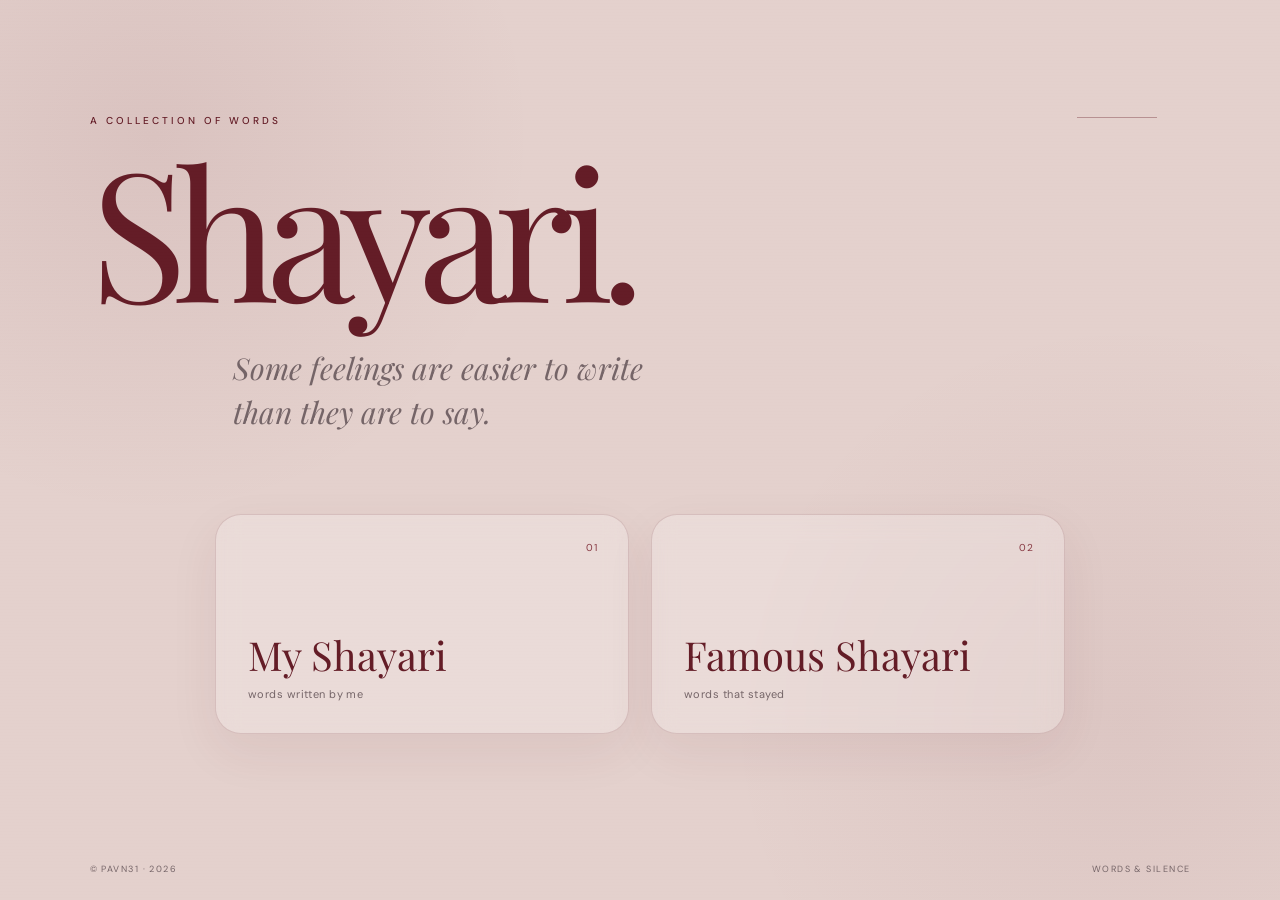
<file: index.html>
<!doctype html>
<html lang="en">
  <head>
    <meta charset="UTF-8" />
    <meta name="viewport" content="width=device-width, initial-scale=1.0" />

    <title>Shayari — Pavn31</title>

    <link rel="stylesheet" href="style.css" />
  </head>

  <body>
    <main>
      <section class="hero">
        <p class="eyebrow">A COLLECTION OF WORDS</p>

        <h1>Shayari.</h1>

        <p class="intro">
          Some feelings are easier to write than they are to say.
        </p>

        <div class="choices">
          <a href="pages/my-shayari.html" class="choice">
            <span>01</span>
            <strong>My Shayari</strong>
            <small>words written by me</small>
          </a>

          <a href="pages/famous-shayari.html" class="choice">
            <span>02</span>
            <strong>Famous Shayari</strong>
            <small>words that stayed</small>
          </a>
        </div>
      </section>
    </main>

    <footer>
      <span>© Pavn31 · <span id="year"></span></span>
      <span>words &amp; silence</span>
    </footer>

    <script type="module" src="script.js"></script>
  </body>
</html>
</file>
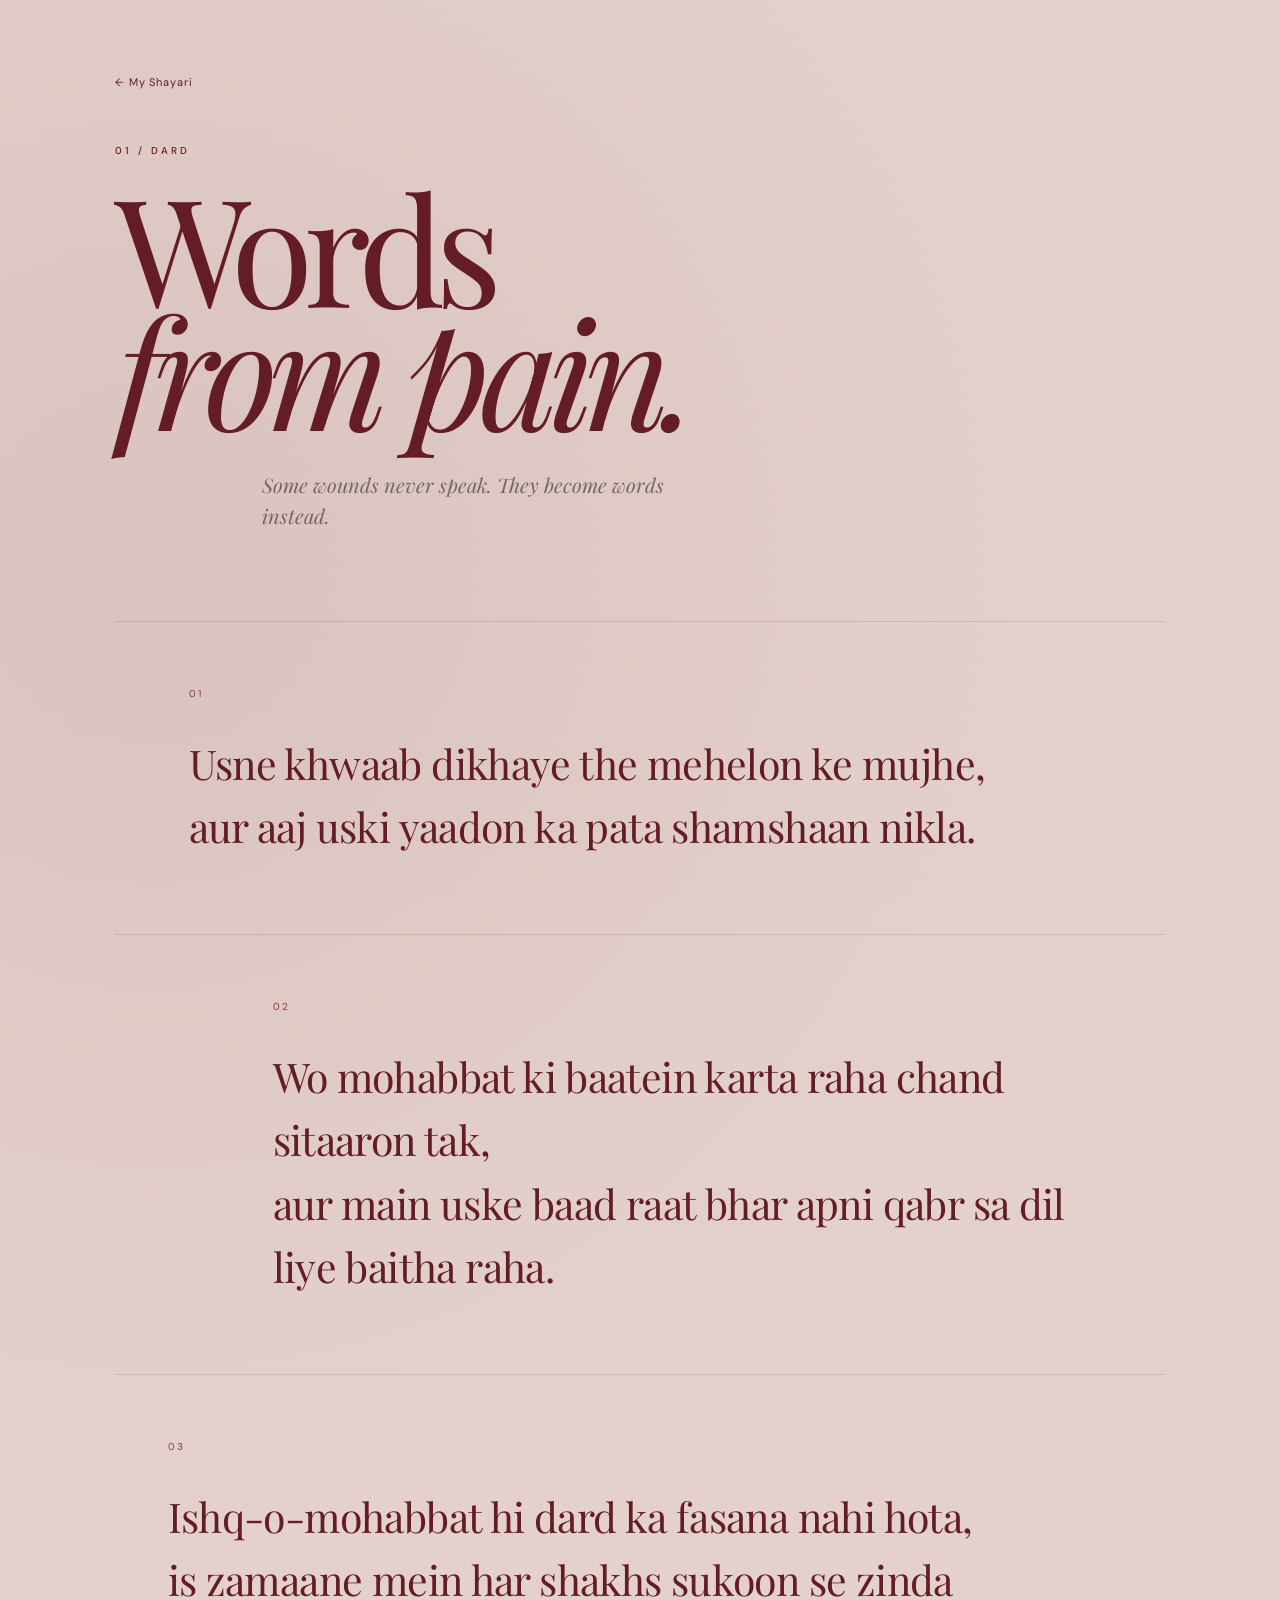
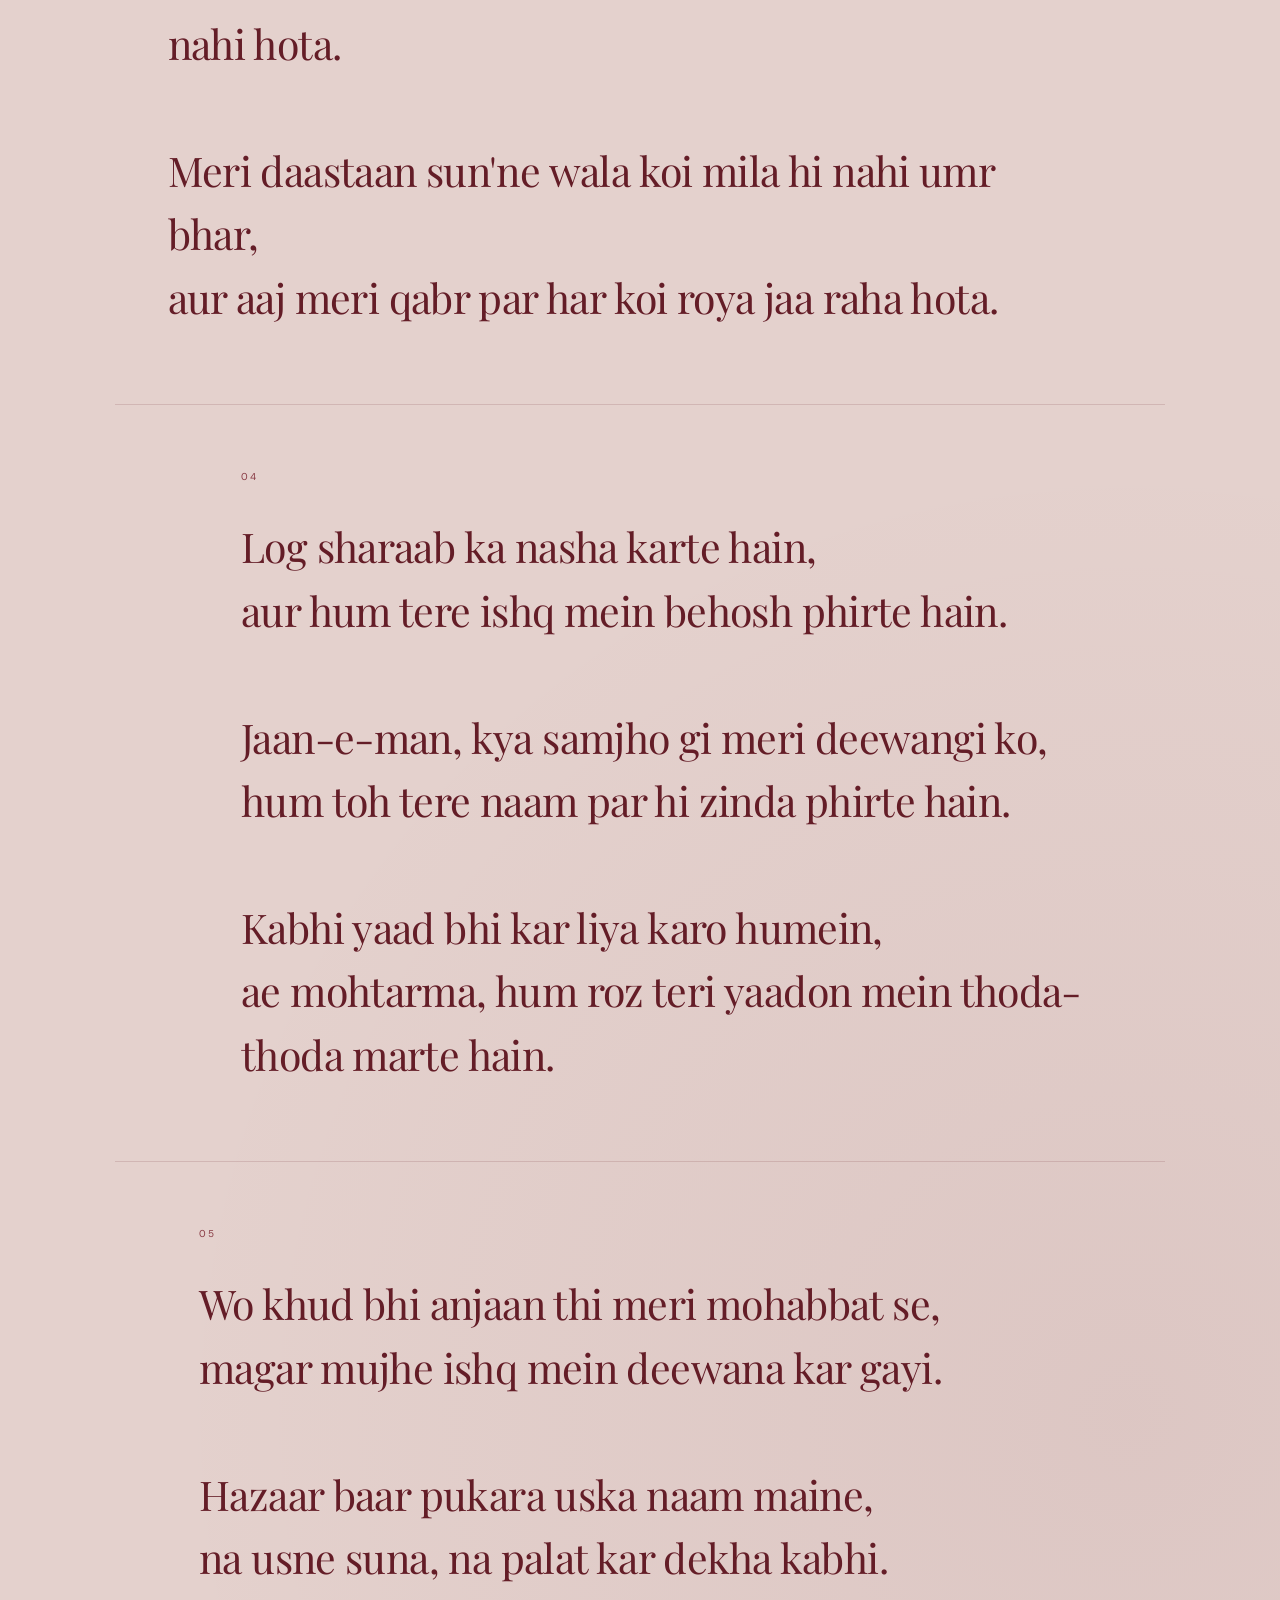
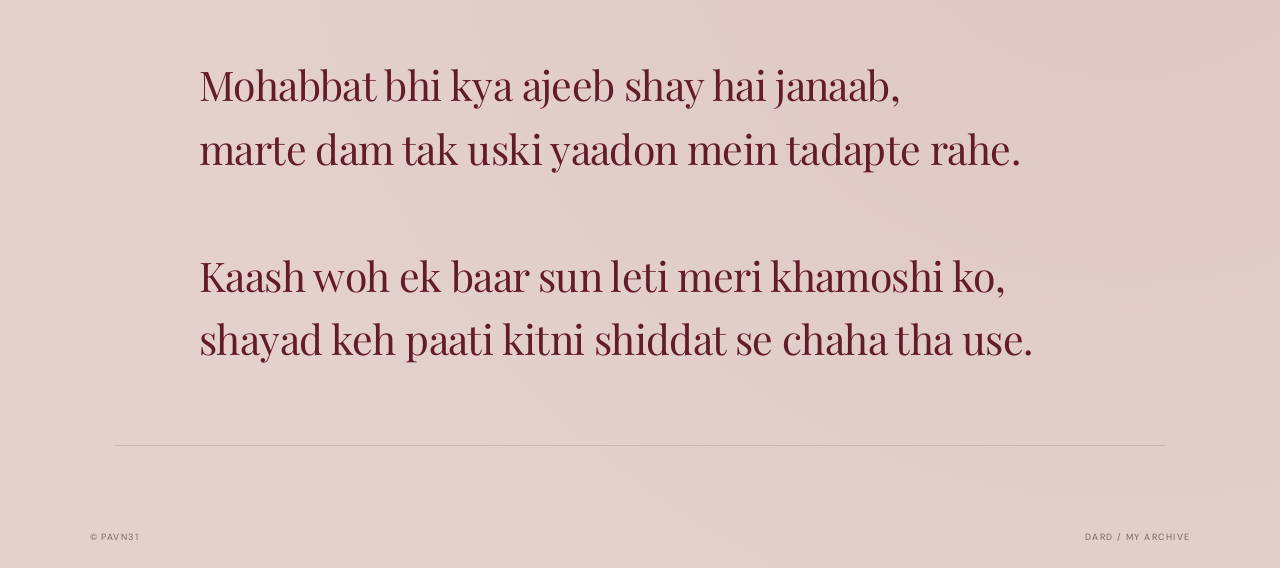
<file: collections/dard.html>
<!doctype html>
<html lang="en">
  <head>
    <meta charset="UTF-8" />
    <meta name="viewport" content="width=device-width, initial-scale=1.0" />

    <title>Dard — My Shayari</title>

    <link rel="stylesheet" href="../style.css" />

    <style>
      /* ─────────────────────────
           DARD COLLECTION
        ───────────────────────── */

      .dard-page {
        width: 100%;
        max-width: 1050px;
        margin: 0 auto;
      }

      .dard-header {
        padding-bottom: 90px;
      }

      .dard-header .back {
        display: inline-block;
        margin-bottom: 55px;

        color: var(--cherry);
        font-size: 11px;
        letter-spacing: 0.08em;
        text-decoration: none;
      }

      .dard-header h1 {
        color: var(--cherry);

        font-family: "Playfair Display", serif;
        font-size: clamp(75px, 13vw, 150px);
        font-weight: 400;

        line-height: 0.82;
        letter-spacing: -0.065em;
      }

      .dard-header h1 em {
        font-weight: 400;
      }

      .dard-intro {
        width: min(440px, 90%);

        margin-top: 38px;
        margin-left: 14%;

        color: var(--muted);

        font-family: "Playfair Display", serif;
        font-size: 20px;
        font-style: italic;

        line-height: 1.55;
      }

      /* ─────────────────────────
           SHAYARI SECTIONS
        ───────────────────────── */

      .shayari-list {
        display: flex;
        flex-direction: column;
      }

      .shayari-block {
        position: relative;

        padding: 65px 7% 75px;

        border-top: 1px solid var(--border);
      }

      .shayari-block:last-child {
        border-bottom: 1px solid var(--border);
      }

      .shayari-number {
        display: block;

        margin-bottom: 32px;

        color: var(--cherry-soft);

        font-size: 10px;
        letter-spacing: 0.22em;
      }

      .shayari-text {
        max-width: 850px;

        color: var(--cherry);

        font-family: "Playfair Display", serif;
        font-size: clamp(25px, 3.2vw, 42px);
        font-weight: 400;

        line-height: 1.55;

        letter-spacing: -0.015em;
      }

      .shayari-text em {
        font-style: italic;
      }

      /* Editorial asymmetry */

      .shayari-block:nth-child(2) {
        padding-left: 15%;
      }

      .shayari-block:nth-child(3) {
        padding-left: 5%;
      }

      .shayari-block:nth-child(4) {
        padding-left: 12%;
      }

      .shayari-block:nth-child(5) {
        padding-left: 8%;
      }

      /* ─────────────────────────
           MOBILE
        ───────────────────────── */

      @media (max-width: 700px) {
        .dard-header {
          padding-bottom: 60px;
        }

        .dard-header .back {
          margin-bottom: 40px;
        }

        .dard-intro {
          width: 90%;
          margin-left: 3%;

          font-size: 19px;
        }

        .shayari-block,
        .shayari-block:nth-child(2),
        .shayari-block:nth-child(3),
        .shayari-block:nth-child(4),
        .shayari-block:nth-child(5) {
          padding: 45px 5% 55px;
        }

        .shayari-number {
          margin-bottom: 25px;
        }

        .shayari-text {
          font-size: 25px;
          line-height: 1.6;
        }
      }
    </style>
  </head>

  <body>
    <main>
      <section class="dard-page">
        <!-- HEADER -->

        <header class="dard-header">
          <a href="../pages/my-shayari.html" class="back"> ← My Shayari </a>

          <p class="eyebrow">01 / DARD</p>

          <h1>
            Words<br />
            <em>from pain.</em>
          </h1>

          <p class="dard-intro">
            Some wounds never speak. They become words instead.
          </p>
        </header>

        <!-- SHAYARIS -->

        <section class="shayari-list">
          <!-- 01 -->

          <article class="shayari-block">
            <span class="shayari-number">01</span>

            <p class="shayari-text">
              Usne khwaab dikhaye the mehelon ke mujhe,<br />
              aur aaj uski yaadon ka pata shamshaan nikla.
            </p>
          </article>

          <!-- 02 -->

          <article class="shayari-block">
            <span class="shayari-number">02</span>

            <p class="shayari-text">
              Wo mohabbat ki baatein karta raha chand sitaaron tak,<br />
              aur main uske baad raat bhar apni qabr sa dil liye baitha raha.
            </p>
          </article>

          <!-- 03 -->

          <article class="shayari-block">
            <span class="shayari-number">03</span>

            <p class="shayari-text">
              Ishq-o-mohabbat hi dard ka fasana nahi hota,<br />
              is zamaane mein har shakhs sukoon se zinda nahi hota.<br /><br />

              Meri daastaan sun'ne wala koi mila hi nahi umr bhar,<br />
              aur aaj meri qabr par har koi roya jaa raha hota.
            </p>
          </article>

          <!-- 04 -->

          <article class="shayari-block">
            <span class="shayari-number">04</span>

            <p class="shayari-text">
              Log sharaab ka nasha karte hain,<br />
              aur hum tere ishq mein behosh phirte hain.<br /><br />

              Jaan-e-man, kya samjho gi meri deewangi ko,<br />
              hum toh tere naam par hi zinda phirte hain.<br /><br />

              Kabhi yaad bhi kar liya karo humein,<br />
              ae mohtarma, hum roz teri yaadon mein thoda-thoda marte hain.
            </p>
          </article>

          <!-- 05 -->

          <article class="shayari-block">
            <span class="shayari-number">05</span>

            <p class="shayari-text">
              Wo khud bhi anjaan thi meri mohabbat se,<br />
              magar mujhe ishq mein deewana kar gayi.<br /><br />

              Hazaar baar pukara uska naam maine,<br />
              na usne suna, na palat kar dekha kabhi.<br /><br />

              Mohabbat bhi kya ajeeb shay hai janaab,<br />
              marte dam tak uski yaadon mein tadapte rahe.<br /><br />

              Kaash woh ek baar sun leti meri khamoshi ko,<br />
              shayad keh paati kitni shiddat se chaha tha use.
            </p>
          </article>
        </section>
      </section>
    </main>

    <footer>
      <span>© Pavn31</span>
      <span>dard / my archive</span>
    </footer>
  </body>
</html>
</file>
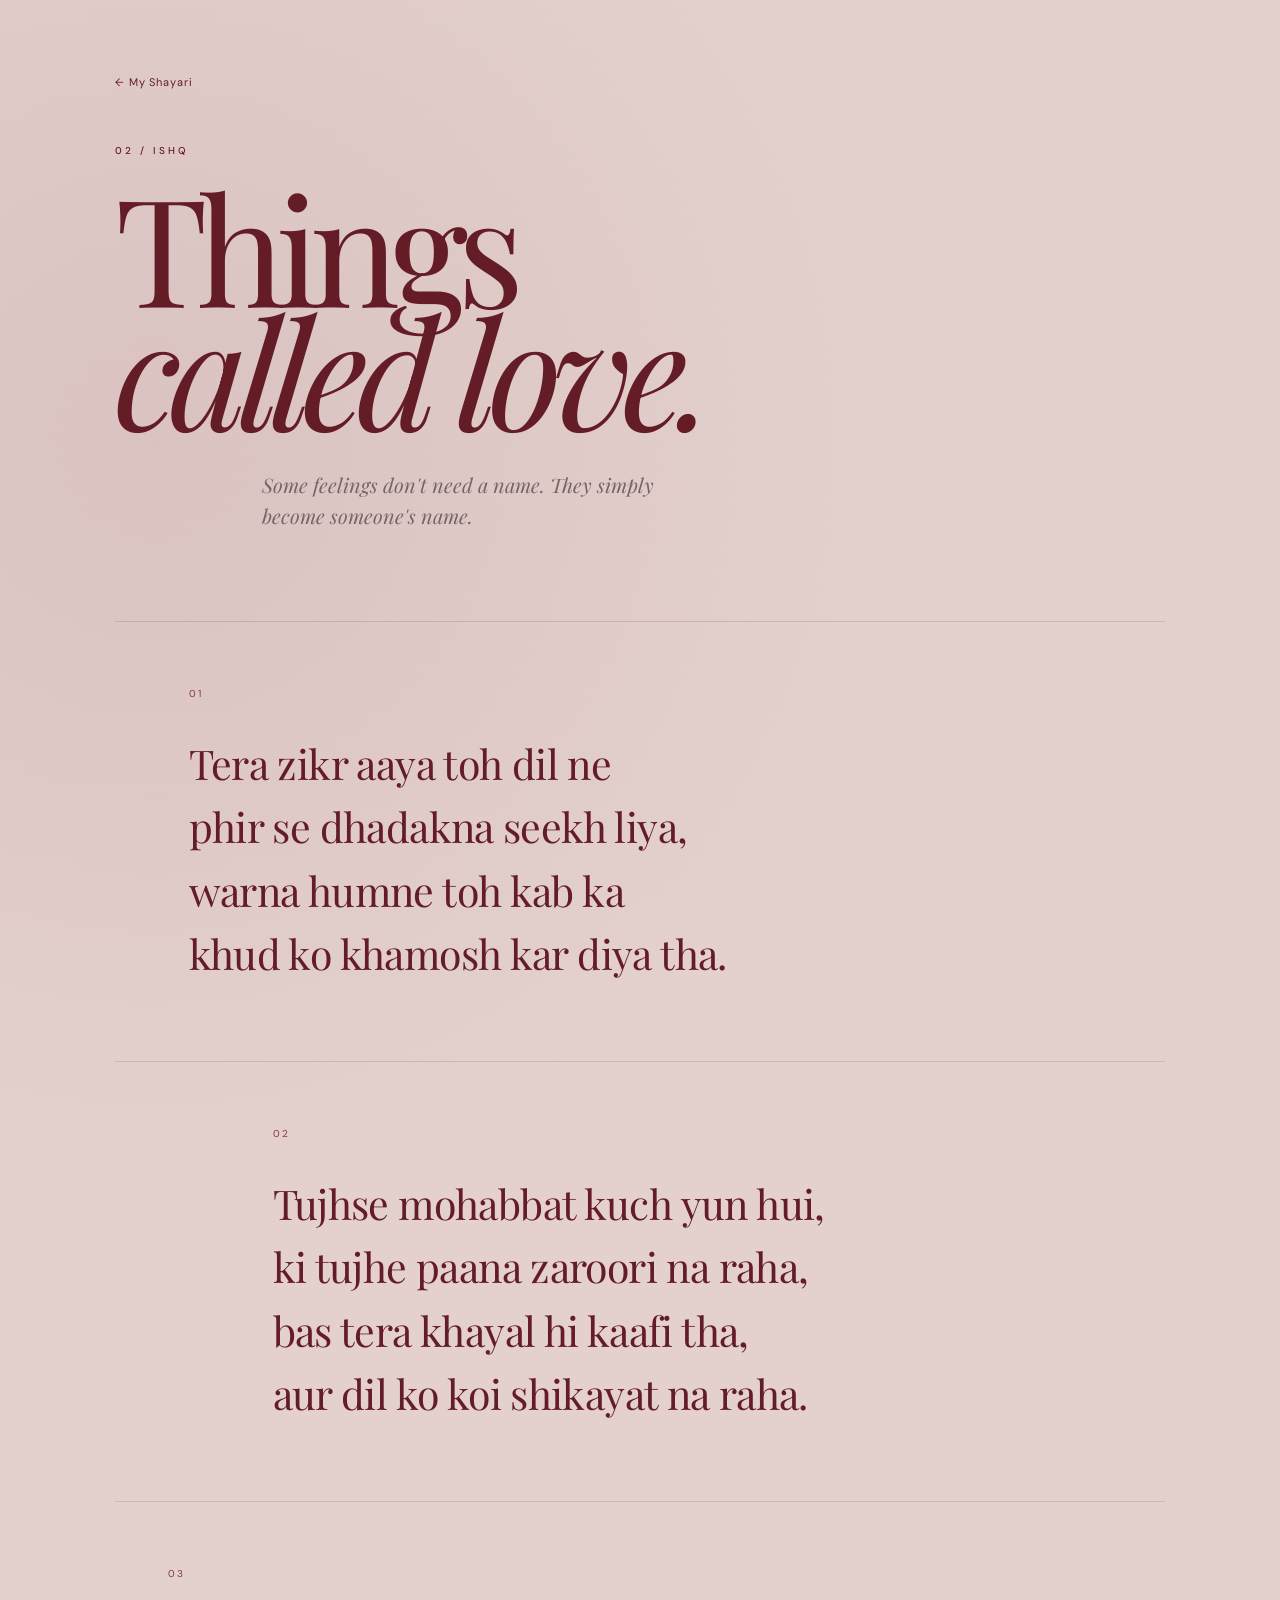
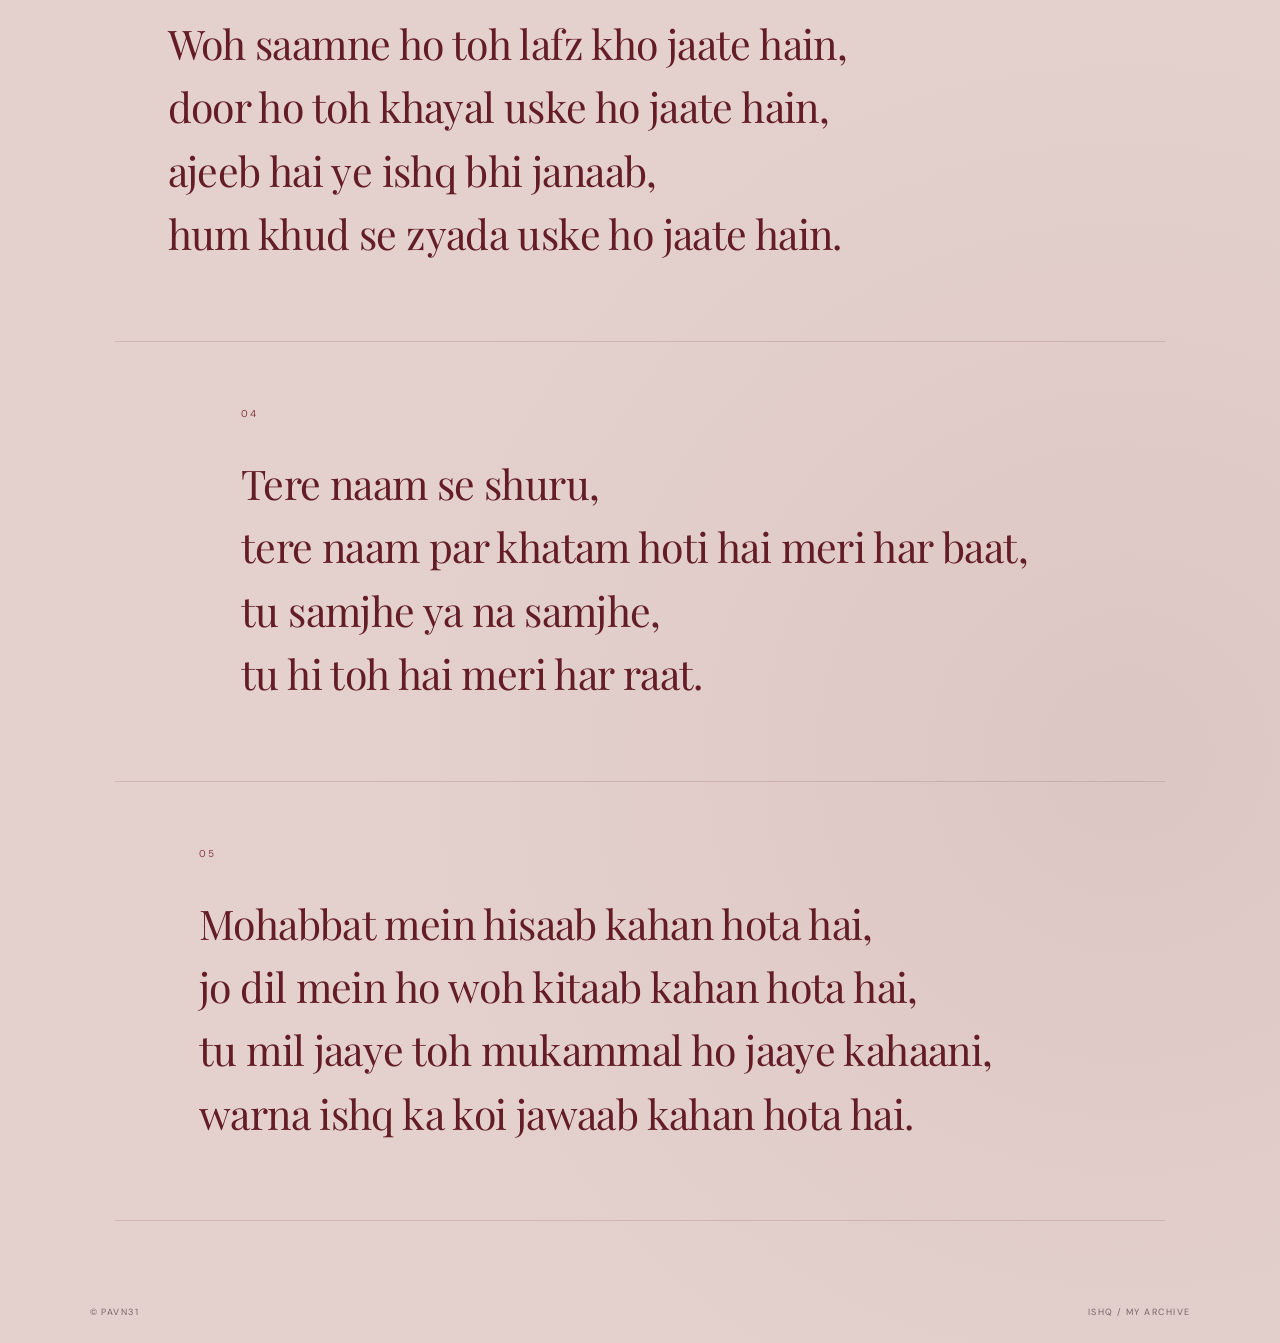
<file: collections/ishq.html>
<!doctype html>
<html lang="en">
  <head>
    <meta charset="UTF-8" />
    <meta name="viewport" content="width=device-width, initial-scale=1.0" />

    <title>Ishq — My Shayari</title>

    <link rel="stylesheet" href="../style.css" />

    <style>
      .ishq-page {
        width: 100%;
        max-width: 1050px;
        margin: 0 auto;
      }

      .ishq-header {
        padding-bottom: 90px;
      }

      .ishq-header .back {
        display: inline-block;
        margin-bottom: 55px;

        color: var(--cherry);
        font-size: 11px;
        letter-spacing: 0.08em;
        text-decoration: none;
      }

      .ishq-header h1 {
        color: var(--cherry);

        font-family: "Playfair Display", serif;
        font-size: clamp(75px, 13vw, 150px);
        font-weight: 400;

        line-height: 0.82;
        letter-spacing: -0.065em;
      }

      .ishq-header h1 em {
        font-weight: 400;
      }

      .ishq-intro {
        width: min(440px, 90%);

        margin-top: 38px;
        margin-left: 14%;

        color: var(--muted);

        font-family: "Playfair Display", serif;
        font-size: 20px;
        font-style: italic;

        line-height: 1.55;
      }

      .shayari-list {
        display: flex;
        flex-direction: column;
      }

      .shayari-block {
        position: relative;

        padding: 65px 7% 75px;

        border-top: 1px solid var(--border);
      }

      .shayari-block:last-child {
        border-bottom: 1px solid var(--border);
      }

      .shayari-number {
        display: block;

        margin-bottom: 32px;

        color: var(--cherry-soft);

        font-size: 10px;
        letter-spacing: 0.22em;
      }

      .shayari-text {
        max-width: 850px;

        color: var(--cherry);

        font-family: "Playfair Display", serif;
        font-size: clamp(25px, 3.2vw, 42px);
        font-weight: 400;

        line-height: 1.55;
        letter-spacing: -0.015em;
      }

      .shayari-block:nth-child(2) {
        padding-left: 15%;
      }

      .shayari-block:nth-child(3) {
        padding-left: 5%;
      }

      .shayari-block:nth-child(4) {
        padding-left: 12%;
      }

      .shayari-block:nth-child(5) {
        padding-left: 8%;
      }

      @media (max-width: 700px) {
        .ishq-header {
          padding-bottom: 60px;
        }

        .ishq-header .back {
          margin-bottom: 40px;
        }

        .ishq-intro {
          width: 90%;
          margin-left: 3%;
          font-size: 19px;
        }

        .shayari-block,
        .shayari-block:nth-child(2),
        .shayari-block:nth-child(3),
        .shayari-block:nth-child(4),
        .shayari-block:nth-child(5) {
          padding: 45px 5% 55px;
        }

        .shayari-number {
          margin-bottom: 25px;
        }

        .shayari-text {
          font-size: 25px;
          line-height: 1.6;
        }
      }
    </style>
  </head>

  <body>
    <main>
      <section class="ishq-page">
        <header class="ishq-header">
          <a href="../pages/my-shayari.html" class="back"> ← My Shayari </a>

          <p class="eyebrow">02 / ISHQ</p>

          <h1>
            Things<br />
            <em>called love.</em>
          </h1>

          <p class="ishq-intro">
            Some feelings don't need a name. They simply become someone's name.
          </p>
        </header>

        <section class="shayari-list">
          <article class="shayari-block">
            <span class="shayari-number">01</span>

            <p class="shayari-text">
              Tera zikr aaya toh dil ne<br />
              phir se dhadakna seekh liya,<br />
              warna humne toh kab ka<br />
              khud ko khamosh kar diya tha.
            </p>
          </article>

          <article class="shayari-block">
            <span class="shayari-number">02</span>

            <p class="shayari-text">
              Tujhse mohabbat kuch yun hui,<br />
              ki tujhe paana zaroori na raha,<br />
              bas tera khayal hi kaafi tha,<br />
              aur dil ko koi shikayat na raha.
            </p>
          </article>

          <article class="shayari-block">
            <span class="shayari-number">03</span>

            <p class="shayari-text">
              Woh saamne ho toh lafz kho jaate hain,<br />
              door ho toh khayal uske ho jaate hain,<br />
              ajeeb hai ye ishq bhi janaab,<br />
              hum khud se zyada uske ho jaate hain.
            </p>
          </article>

          <article class="shayari-block">
            <span class="shayari-number">04</span>

            <p class="shayari-text">
              Tere naam se shuru,<br />
              tere naam par khatam hoti hai meri har baat,<br />
              tu samjhe ya na samjhe,<br />
              tu hi toh hai meri har raat.
            </p>
          </article>

          <article class="shayari-block">
            <span class="shayari-number">05</span>

            <p class="shayari-text">
              Mohabbat mein hisaab kahan hota hai,<br />
              jo dil mein ho woh kitaab kahan hota hai,<br />
              tu mil jaaye toh mukammal ho jaaye kahaani,<br />
              warna ishq ka koi jawaab kahan hota hai.
            </p>
          </article>
        </section>
      </section>
    </main>

    <footer>
      <span>© Pavn31</span>
      <span>ishq / my archive</span>
    </footer>
  </body>
</html>
</file>
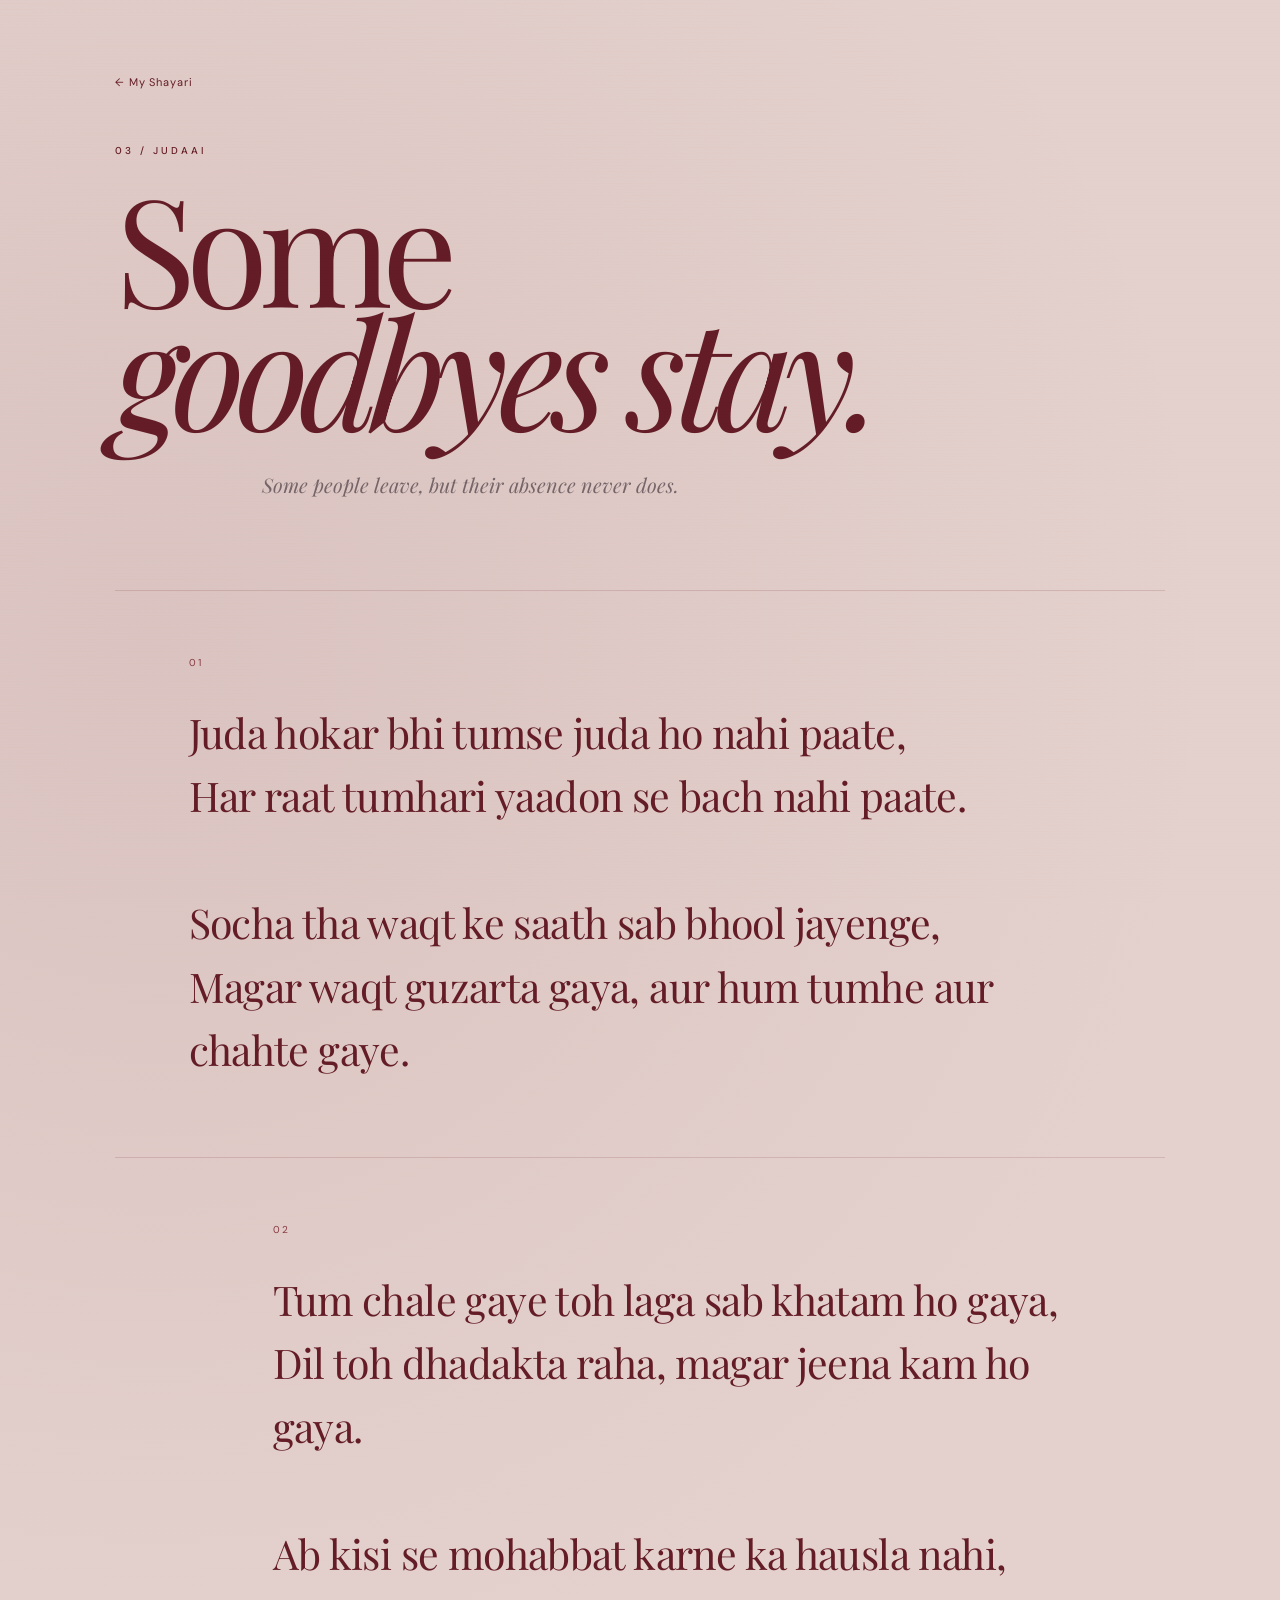
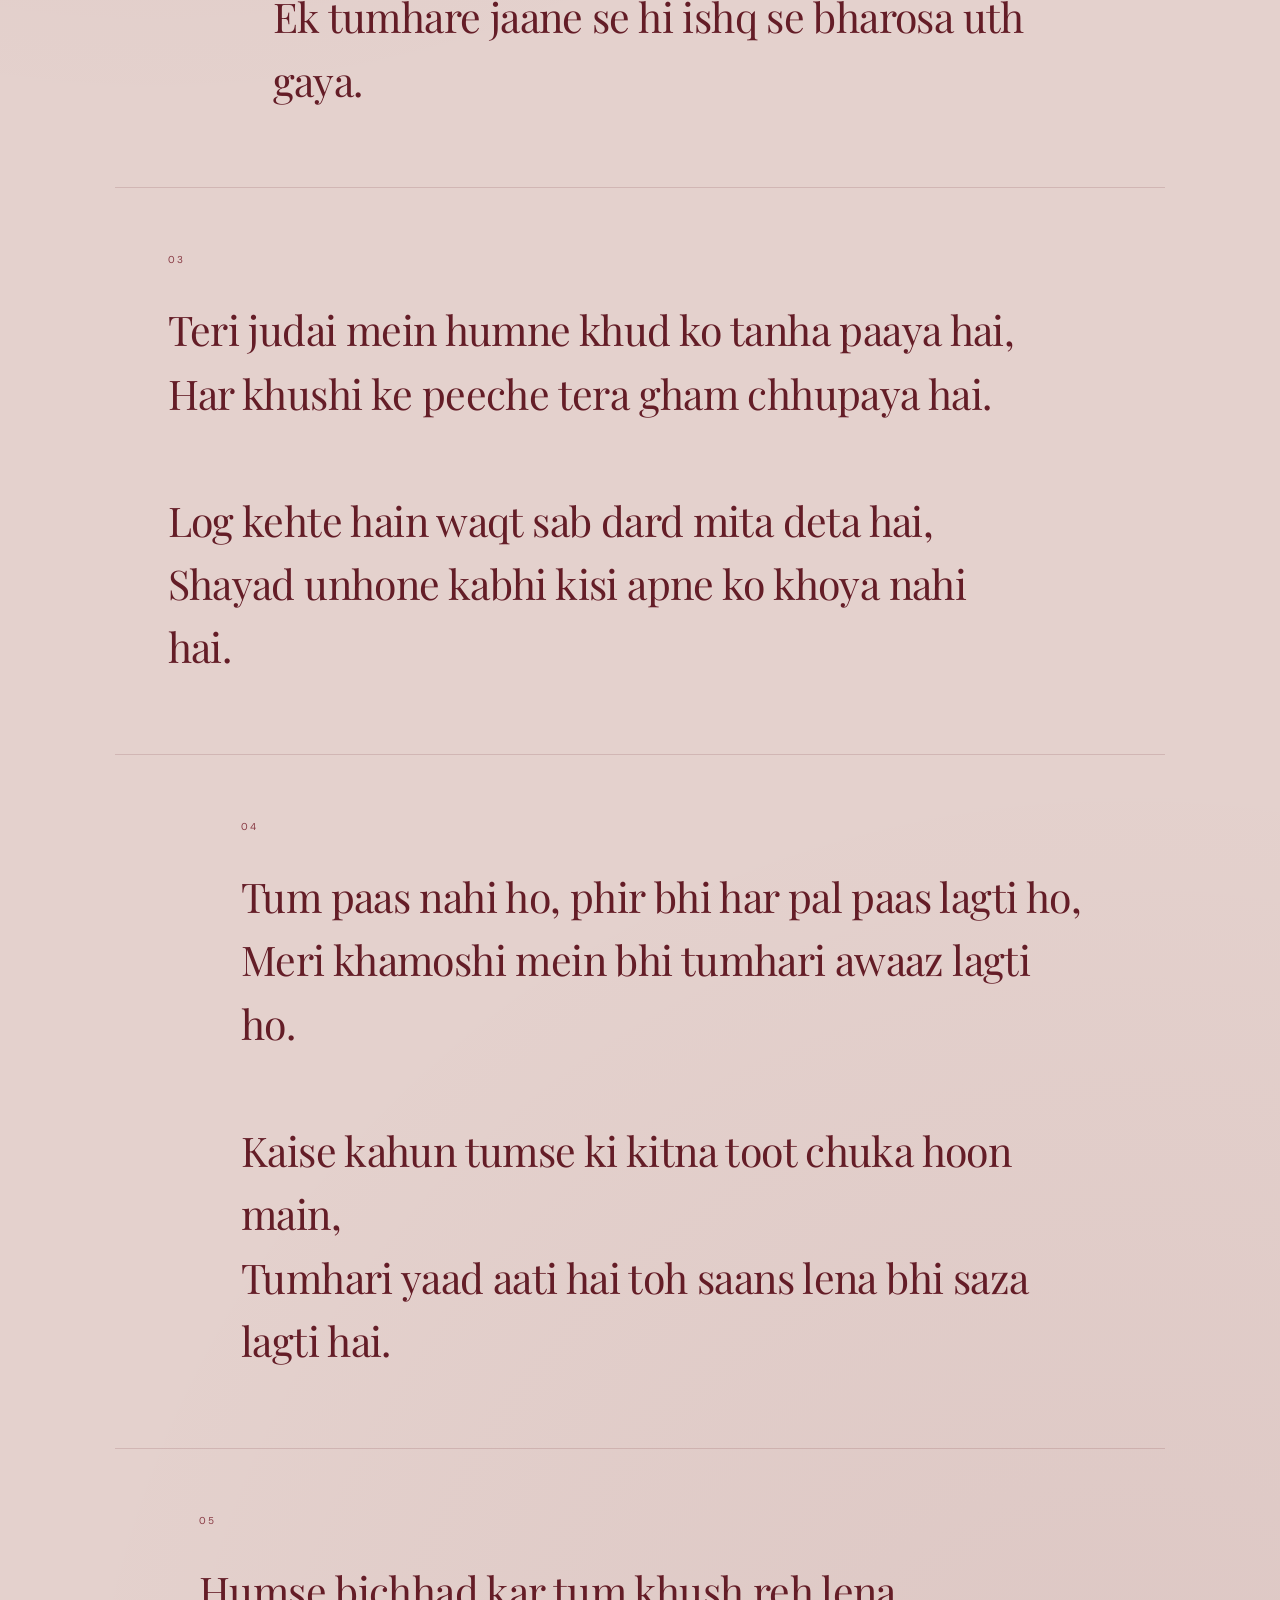
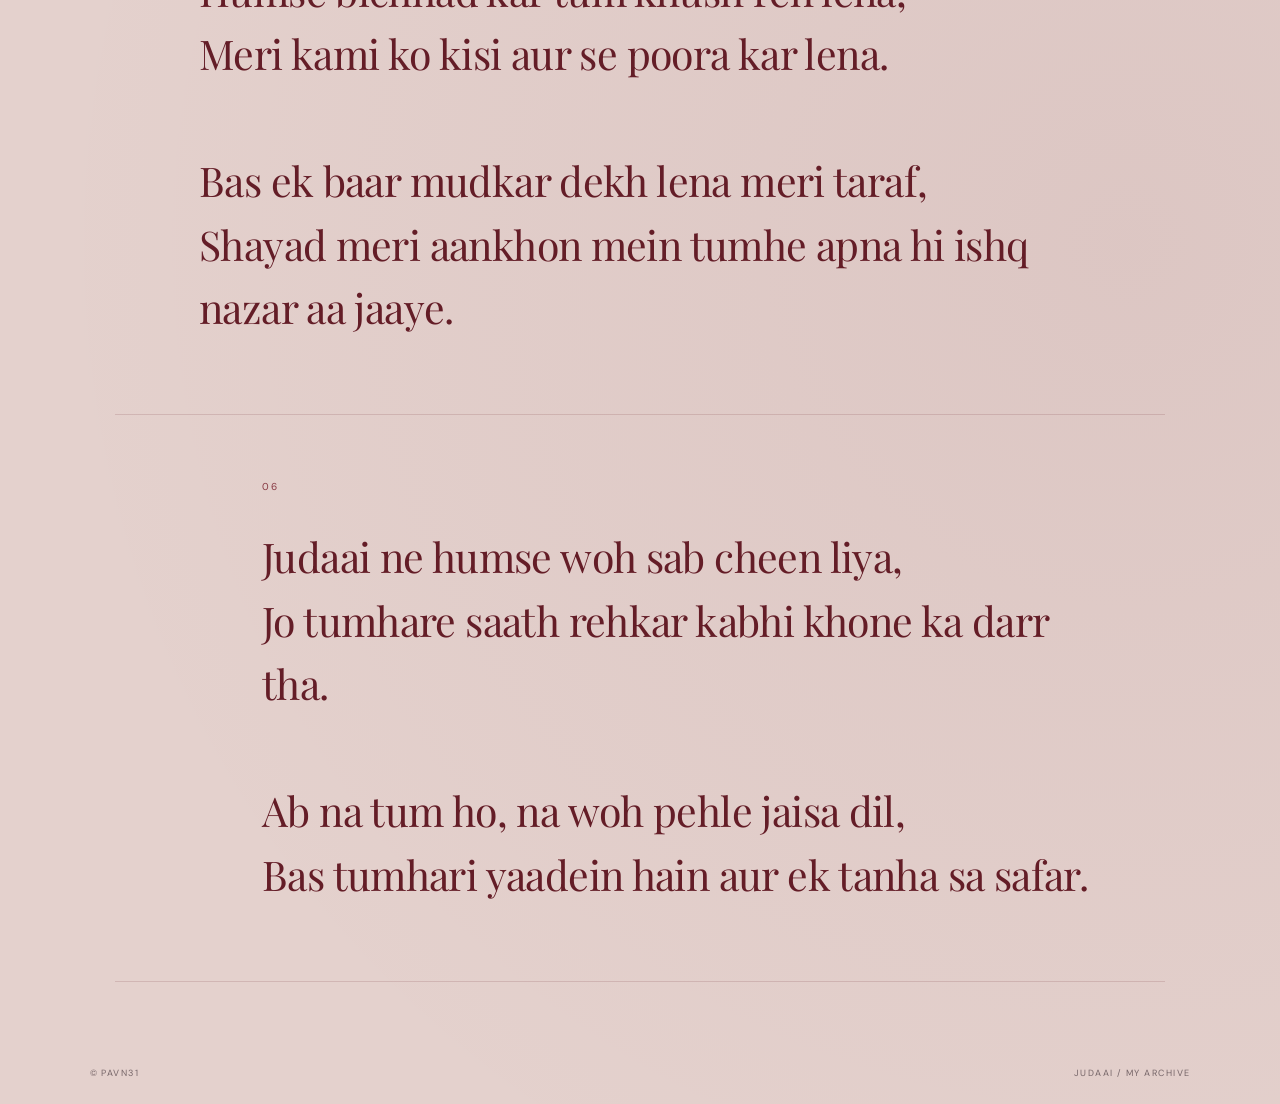
<file: collections/judaai.html>
<!doctype html>
<html lang="en">
  <head>
    <meta charset="UTF-8" />
    <meta name="viewport" content="width=device-width, initial-scale=1.0" />

    <title>Judaai — My Shayari</title>

    <link rel="stylesheet" href="../style.css" />

    <style>
      .judaai-page {
        width: 100%;
        max-width: 1050px;
        margin: 0 auto;
      }

      .judaai-header {
        padding-bottom: 90px;
      }

      .judaai-header .back {
        display: inline-block;
        margin-bottom: 55px;

        color: var(--cherry);
        font-size: 11px;
        letter-spacing: 0.08em;
        text-decoration: none;
      }

      .judaai-header h1 {
        color: var(--cherry);

        font-family: "Playfair Display", serif;
        font-size: clamp(75px, 13vw, 150px);
        font-weight: 400;

        line-height: 0.82;
        letter-spacing: -0.065em;
      }

      .judaai-header h1 em {
        font-weight: 400;
      }

      .judaai-intro {
        width: min(440px, 90%);

        margin-top: 38px;
        margin-left: 14%;

        color: var(--muted);

        font-family: "Playfair Display", serif;
        font-size: 20px;
        font-style: italic;

        line-height: 1.55;
      }

      .shayari-list {
        display: flex;
        flex-direction: column;
      }

      .shayari-block {
        position: relative;

        padding: 65px 7% 75px;

        border-top: 1px solid var(--border);
      }

      .shayari-block:last-child {
        border-bottom: 1px solid var(--border);
      }

      .shayari-number {
        display: block;

        margin-bottom: 32px;

        color: var(--cherry-soft);

        font-size: 10px;
        letter-spacing: 0.22em;
      }

      .shayari-text {
        max-width: 850px;

        color: var(--cherry);

        font-family: "Playfair Display", serif;
        font-size: clamp(25px, 3.2vw, 42px);
        font-weight: 400;

        line-height: 1.55;
        letter-spacing: -0.015em;
      }

      .shayari-block:nth-child(2) {
        padding-left: 15%;
      }

      .shayari-block:nth-child(3) {
        padding-left: 5%;
      }

      .shayari-block:nth-child(4) {
        padding-left: 12%;
      }

      .shayari-block:nth-child(5) {
        padding-left: 8%;
      }

      .shayari-block:nth-child(6) {
        padding-left: 14%;
      }

      @media (max-width: 700px) {
        .judaai-header {
          padding-bottom: 60px;
        }

        .judaai-header .back {
          margin-bottom: 40px;
        }

        .judaai-intro {
          width: 90%;
          margin-left: 3%;
          font-size: 19px;
        }

        .shayari-block,
        .shayari-block:nth-child(2),
        .shayari-block:nth-child(3),
        .shayari-block:nth-child(4),
        .shayari-block:nth-child(5),
        .shayari-block:nth-child(6) {
          padding: 45px 5% 55px;
        }

        .shayari-number {
          margin-bottom: 25px;
        }

        .shayari-text {
          font-size: 25px;
          line-height: 1.6;
        }
      }
    </style>
  </head>

  <body>
    <main>
      <section class="judaai-page">
        <header class="judaai-header">
          <a href="../pages/my-shayari.html" class="back"> ← My Shayari </a>

          <p class="eyebrow">03 / JUDAAI</p>

          <h1>
            Some<br />
            <em>goodbyes stay.</em>
          </h1>

          <p class="judaai-intro">
            Some people leave, but their absence never does.
          </p>
        </header>

        <section class="shayari-list">
          <article class="shayari-block">
            <span class="shayari-number">01</span>

            <p class="shayari-text">
              Juda hokar bhi tumse juda ho nahi paate,<br />
              Har raat tumhari yaadon se bach nahi paate.<br /><br />

              Socha tha waqt ke saath sab bhool jayenge,<br />
              Magar waqt guzarta gaya, aur hum tumhe aur chahte gaye.
            </p>
          </article>

          <article class="shayari-block">
            <span class="shayari-number">02</span>

            <p class="shayari-text">
              Tum chale gaye toh laga sab khatam ho gaya,<br />
              Dil toh dhadakta raha, magar jeena kam ho gaya.<br /><br />

              Ab kisi se mohabbat karne ka hausla nahi,<br />
              Ek tumhare jaane se hi ishq se bharosa uth gaya.
            </p>
          </article>

          <article class="shayari-block">
            <span class="shayari-number">03</span>

            <p class="shayari-text">
              Teri judai mein humne khud ko tanha paaya hai,<br />
              Har khushi ke peeche tera gham chhupaya hai.<br /><br />

              Log kehte hain waqt sab dard mita deta hai,<br />
              Shayad unhone kabhi kisi apne ko khoya nahi hai.
            </p>
          </article>

          <article class="shayari-block">
            <span class="shayari-number">04</span>

            <p class="shayari-text">
              Tum paas nahi ho, phir bhi har pal paas lagti ho,<br />
              Meri khamoshi mein bhi tumhari awaaz lagti ho.<br /><br />

              Kaise kahun tumse ki kitna toot chuka hoon main,<br />
              Tumhari yaad aati hai toh saans lena bhi saza lagti hai.
            </p>
          </article>

          <article class="shayari-block">
            <span class="shayari-number">05</span>

            <p class="shayari-text">
              Humse bichhad kar tum khush reh lena,<br />
              Meri kami ko kisi aur se poora kar lena.<br /><br />

              Bas ek baar mudkar dekh lena meri taraf,<br />
              Shayad meri aankhon mein tumhe apna hi ishq nazar aa jaaye.
            </p>
          </article>

          <article class="shayari-block">
            <span class="shayari-number">06</span>

            <p class="shayari-text">
              Judaai ne humse woh sab cheen liya,<br />
              Jo tumhare saath rehkar kabhi khone ka darr tha.<br /><br />

              Ab na tum ho, na woh pehle jaisa dil,<br />
              Bas tumhari yaadein hain aur ek tanha sa safar.
            </p>
          </article>
        </section>
      </section>
    </main>

    <footer>
      <span>© Pavn31</span>
      <span>judaai / my archive</span>
    </footer>
  </body>
</html>
</file>
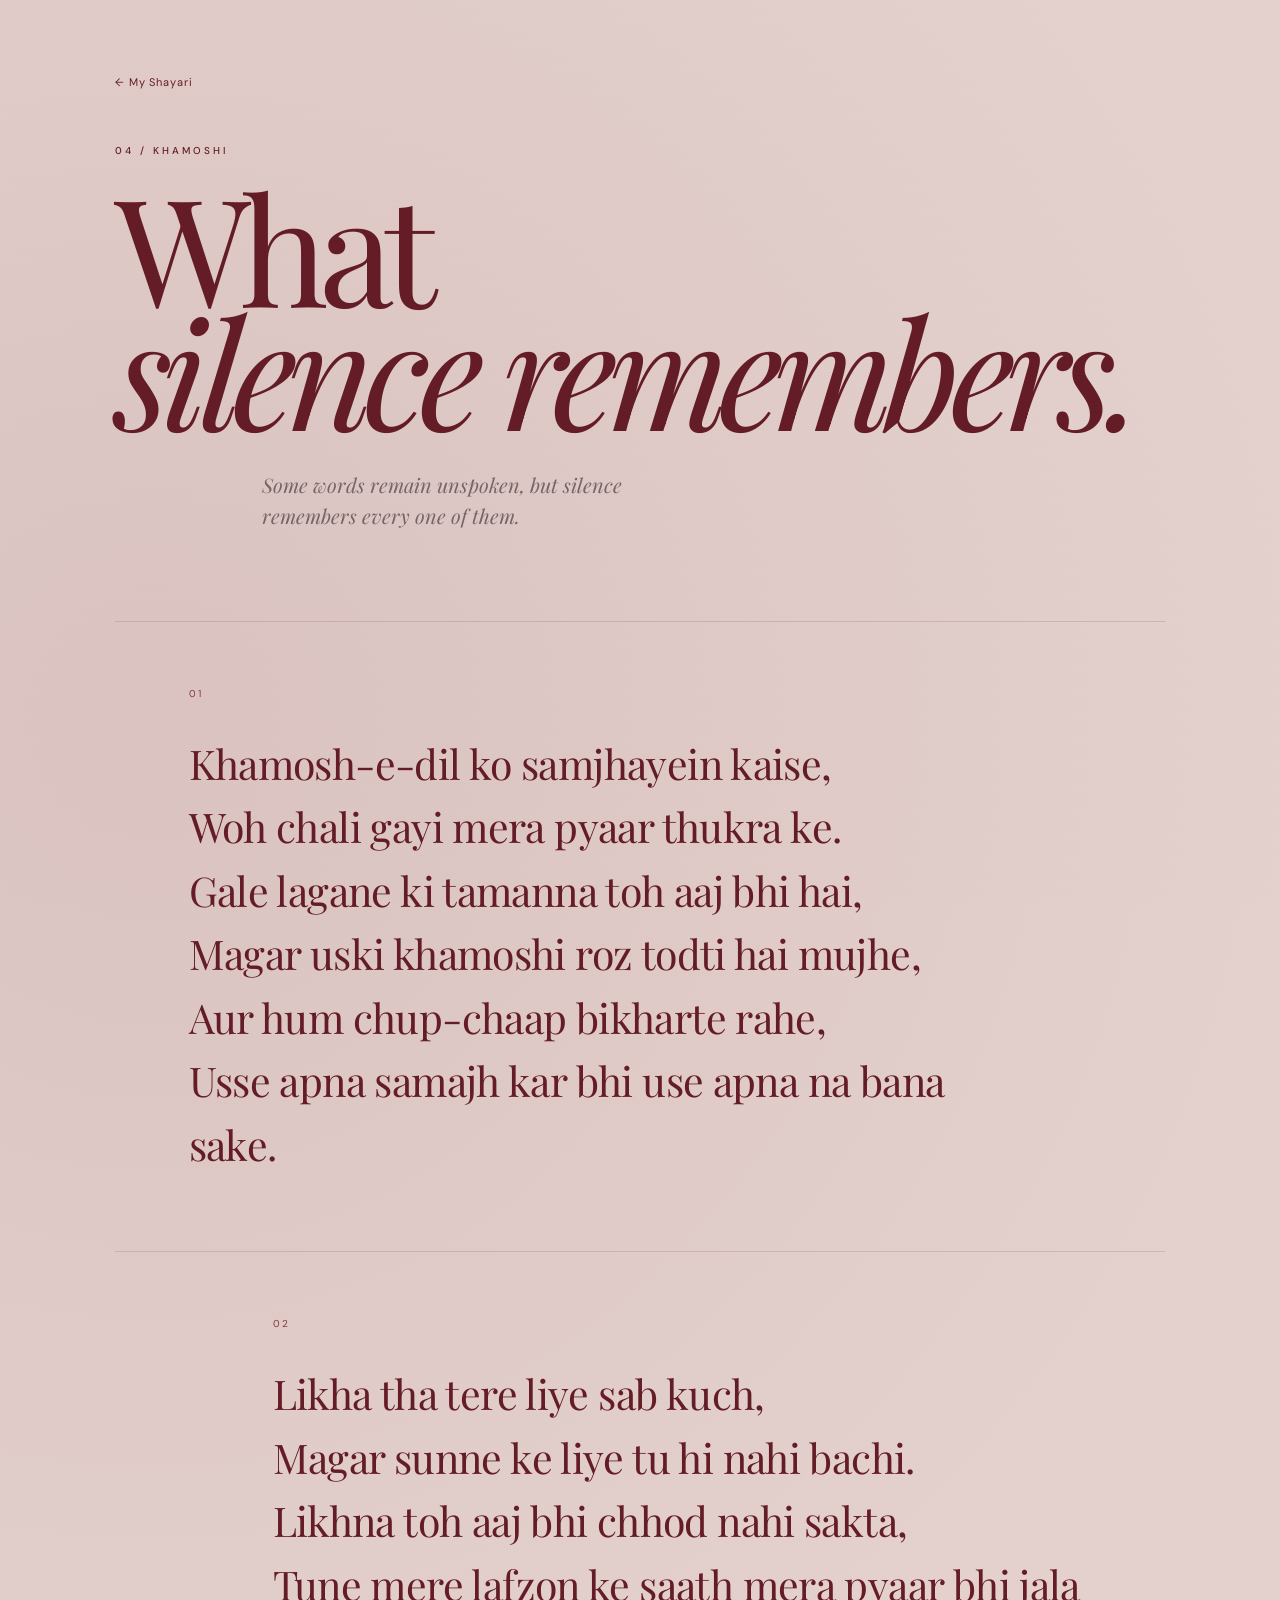
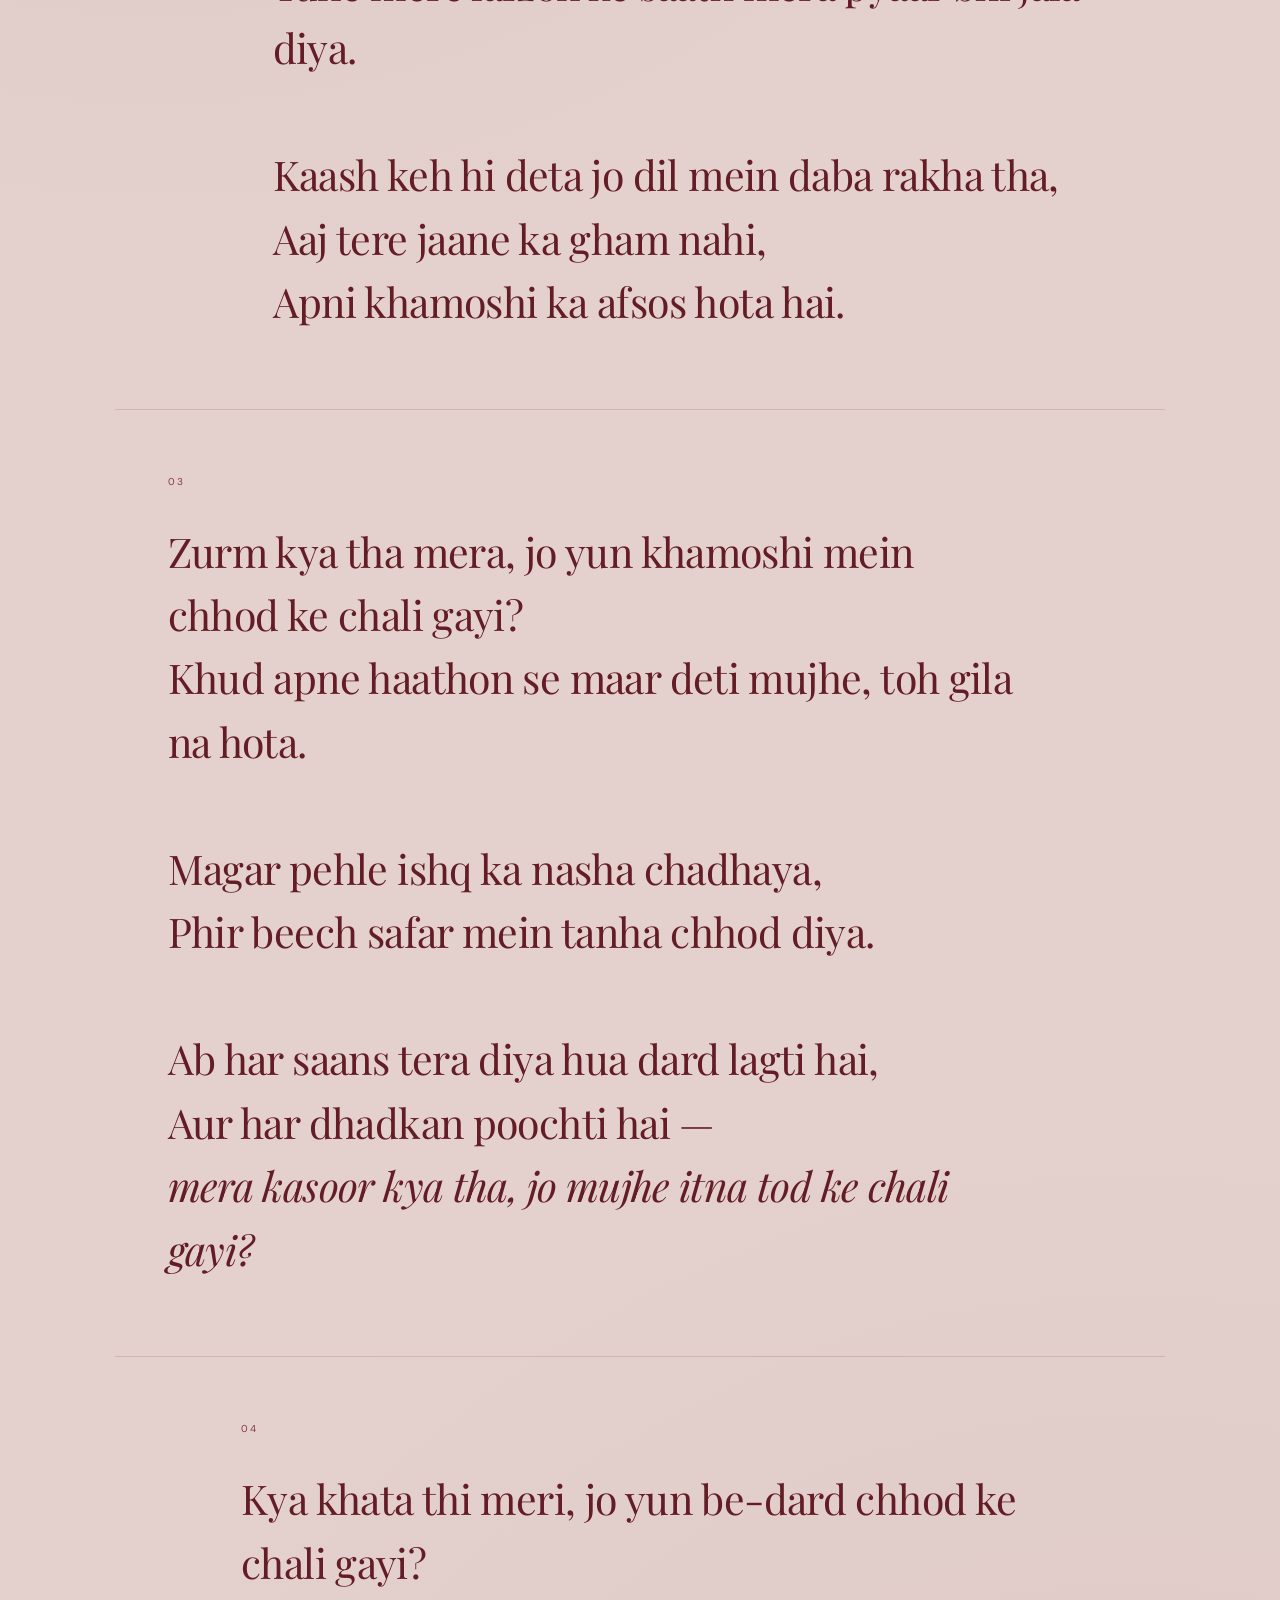
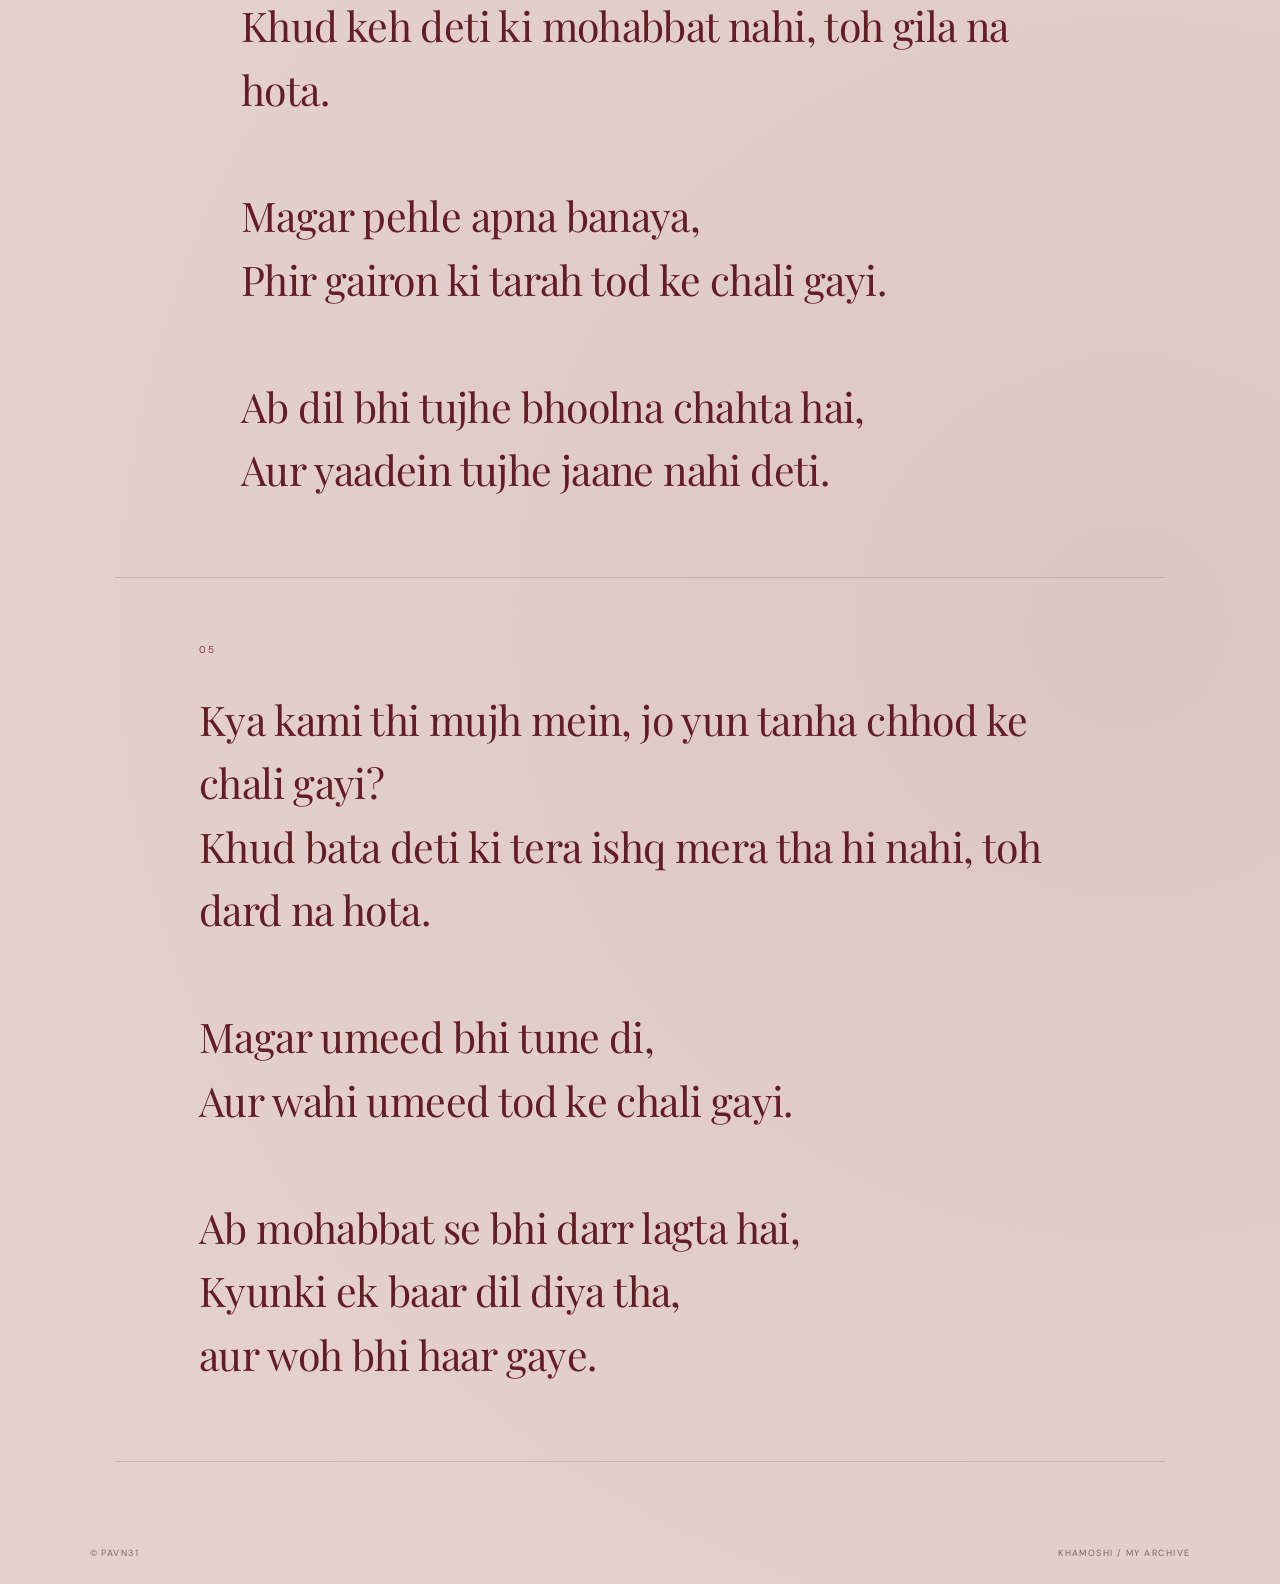
<file: collections/khamoshi.html>
<!doctype html>
<html lang="en">
  <head>
    <meta charset="UTF-8" />
    <meta name="viewport" content="width=device-width, initial-scale=1.0" />

    <title>Khamoshi — My Shayari</title>

    <link rel="stylesheet" href="../style.css" />

    <style>
      .khamoshi-page {
        width: 100%;
        max-width: 1050px;
        margin: 0 auto;
      }

      .khamoshi-header {
        padding-bottom: 90px;
      }

      .khamoshi-header .back {
        display: inline-block;
        margin-bottom: 55px;

        color: var(--cherry);
        font-size: 11px;
        letter-spacing: 0.08em;
        text-decoration: none;
      }

      .khamoshi-header h1 {
        color: var(--cherry);

        font-family: "Playfair Display", serif;
        font-size: clamp(75px, 13vw, 150px);
        font-weight: 400;

        line-height: 0.82;
        letter-spacing: -0.065em;
      }

      .khamoshi-header h1 em {
        font-weight: 400;
      }

      .khamoshi-intro {
        width: min(440px, 90%);

        margin-top: 38px;
        margin-left: 14%;

        color: var(--muted);

        font-family: "Playfair Display", serif;
        font-size: 20px;
        font-style: italic;

        line-height: 1.55;
      }

      .shayari-list {
        display: flex;
        flex-direction: column;
      }

      .shayari-block {
        position: relative;

        padding: 65px 7% 75px;

        border-top: 1px solid var(--border);
      }

      .shayari-block:last-child {
        border-bottom: 1px solid var(--border);
      }

      .shayari-number {
        display: block;

        margin-bottom: 32px;

        color: var(--cherry-soft);

        font-size: 10px;
        letter-spacing: 0.22em;
      }

      .shayari-text {
        max-width: 850px;

        color: var(--cherry);

        font-family: "Playfair Display", serif;
        font-size: clamp(25px, 3.2vw, 42px);
        font-weight: 400;

        line-height: 1.55;
        letter-spacing: -0.015em;
      }

      .shayari-block:nth-child(2) {
        padding-left: 15%;
      }

      .shayari-block:nth-child(3) {
        padding-left: 5%;
      }

      .shayari-block:nth-child(4) {
        padding-left: 12%;
      }

      .shayari-block:nth-child(5) {
        padding-left: 8%;
      }

      @media (max-width: 700px) {
        .khamoshi-header {
          padding-bottom: 60px;
        }

        .khamoshi-header .back {
          margin-bottom: 40px;
        }

        .khamoshi-intro {
          width: 90%;
          margin-left: 3%;
          font-size: 19px;
        }

        .shayari-block,
        .shayari-block:nth-child(2),
        .shayari-block:nth-child(3),
        .shayari-block:nth-child(4),
        .shayari-block:nth-child(5) {
          padding: 45px 5% 55px;
        }

        .shayari-number {
          margin-bottom: 25px;
        }

        .shayari-text {
          font-size: 25px;
          line-height: 1.6;
        }
      }
    </style>
  </head>

  <body>
    <main>
      <section class="khamoshi-page">
        <header class="khamoshi-header">
          <a href="../pages/my-shayari.html" class="back"> ← My Shayari </a>

          <p class="eyebrow">04 / KHAMOSHI</p>

          <h1>
            What<br />
            <em>silence remembers.</em>
          </h1>

          <p class="khamoshi-intro">
            Some words remain unspoken, but silence remembers every one of them.
          </p>
        </header>

        <section class="shayari-list">
          <!-- 01 -->

          <article class="shayari-block">
            <span class="shayari-number">01</span>

            <p class="shayari-text">
              Khamosh-e-dil ko samjhayein kaise,<br />
              Woh chali gayi mera pyaar thukra ke.<br />
              Gale lagane ki tamanna toh aaj bhi hai,<br />
              Magar uski khamoshi roz todti hai mujhe,<br />
              Aur hum chup-chaap bikharte rahe,<br />
              Usse apna samajh kar bhi use apna na bana sake.
            </p>
          </article>

          <!-- 02 -->

          <article class="shayari-block">
            <span class="shayari-number">02</span>

            <p class="shayari-text">
              Likha tha tere liye sab kuch,<br />
              Magar sunne ke liye tu hi nahi bachi.<br />
              Likhna toh aaj bhi chhod nahi sakta,<br />
              Tune mere lafzon ke saath mera pyaar bhi jala diya.<br /><br />

              Kaash keh hi deta jo dil mein daba rakha tha,<br />
              Aaj tere jaane ka gham nahi,<br />
              Apni khamoshi ka afsos hota hai.
            </p>
          </article>

          <!-- 03 -->

          <article class="shayari-block">
            <span class="shayari-number">03</span>

            <p class="shayari-text">
              Zurm kya tha mera, jo yun khamoshi mein chhod ke chali gayi?<br />
              Khud apne haathon se maar deti mujhe, toh gila na hota.<br /><br />

              Magar pehle ishq ka nasha chadhaya,<br />
              Phir beech safar mein tanha chhod diya.<br /><br />

              Ab har saans tera diya hua dard lagti hai,<br />
              Aur har dhadkan poochti hai —<br />
              <em>mera kasoor kya tha, jo mujhe itna tod ke chali gayi?</em>
            </p>
          </article>

          <!-- 04 -->

          <article class="shayari-block">
            <span class="shayari-number">04</span>

            <p class="shayari-text">
              Kya khata thi meri, jo yun be-dard chhod ke chali gayi?<br />
              Khud keh deti ki mohabbat nahi, toh gila na hota.<br /><br />

              Magar pehle apna banaya,<br />
              Phir gairon ki tarah tod ke chali gayi.<br /><br />

              Ab dil bhi tujhe bhoolna chahta hai,<br />
              Aur yaadein tujhe jaane nahi deti.
            </p>
          </article>

          <!-- 05 -->

          <article class="shayari-block">
            <span class="shayari-number">05</span>

            <p class="shayari-text">
              Kya kami thi mujh mein, jo yun tanha chhod ke chali gayi?<br />
              Khud bata deti ki tera ishq mera tha hi nahi, toh dard na hota.<br /><br />

              Magar umeed bhi tune di,<br />
              Aur wahi umeed tod ke chali gayi.<br /><br />

              Ab mohabbat se bhi darr lagta hai,<br />
              Kyunki ek baar dil diya tha,<br />
              aur woh bhi haar gaye.
            </p>
          </article>
        </section>
      </section>
    </main>

    <footer>
      <span>© Pavn31</span>
      <span>khamoshi / my archive</span>
    </footer>
  </body>
</html>
</file>
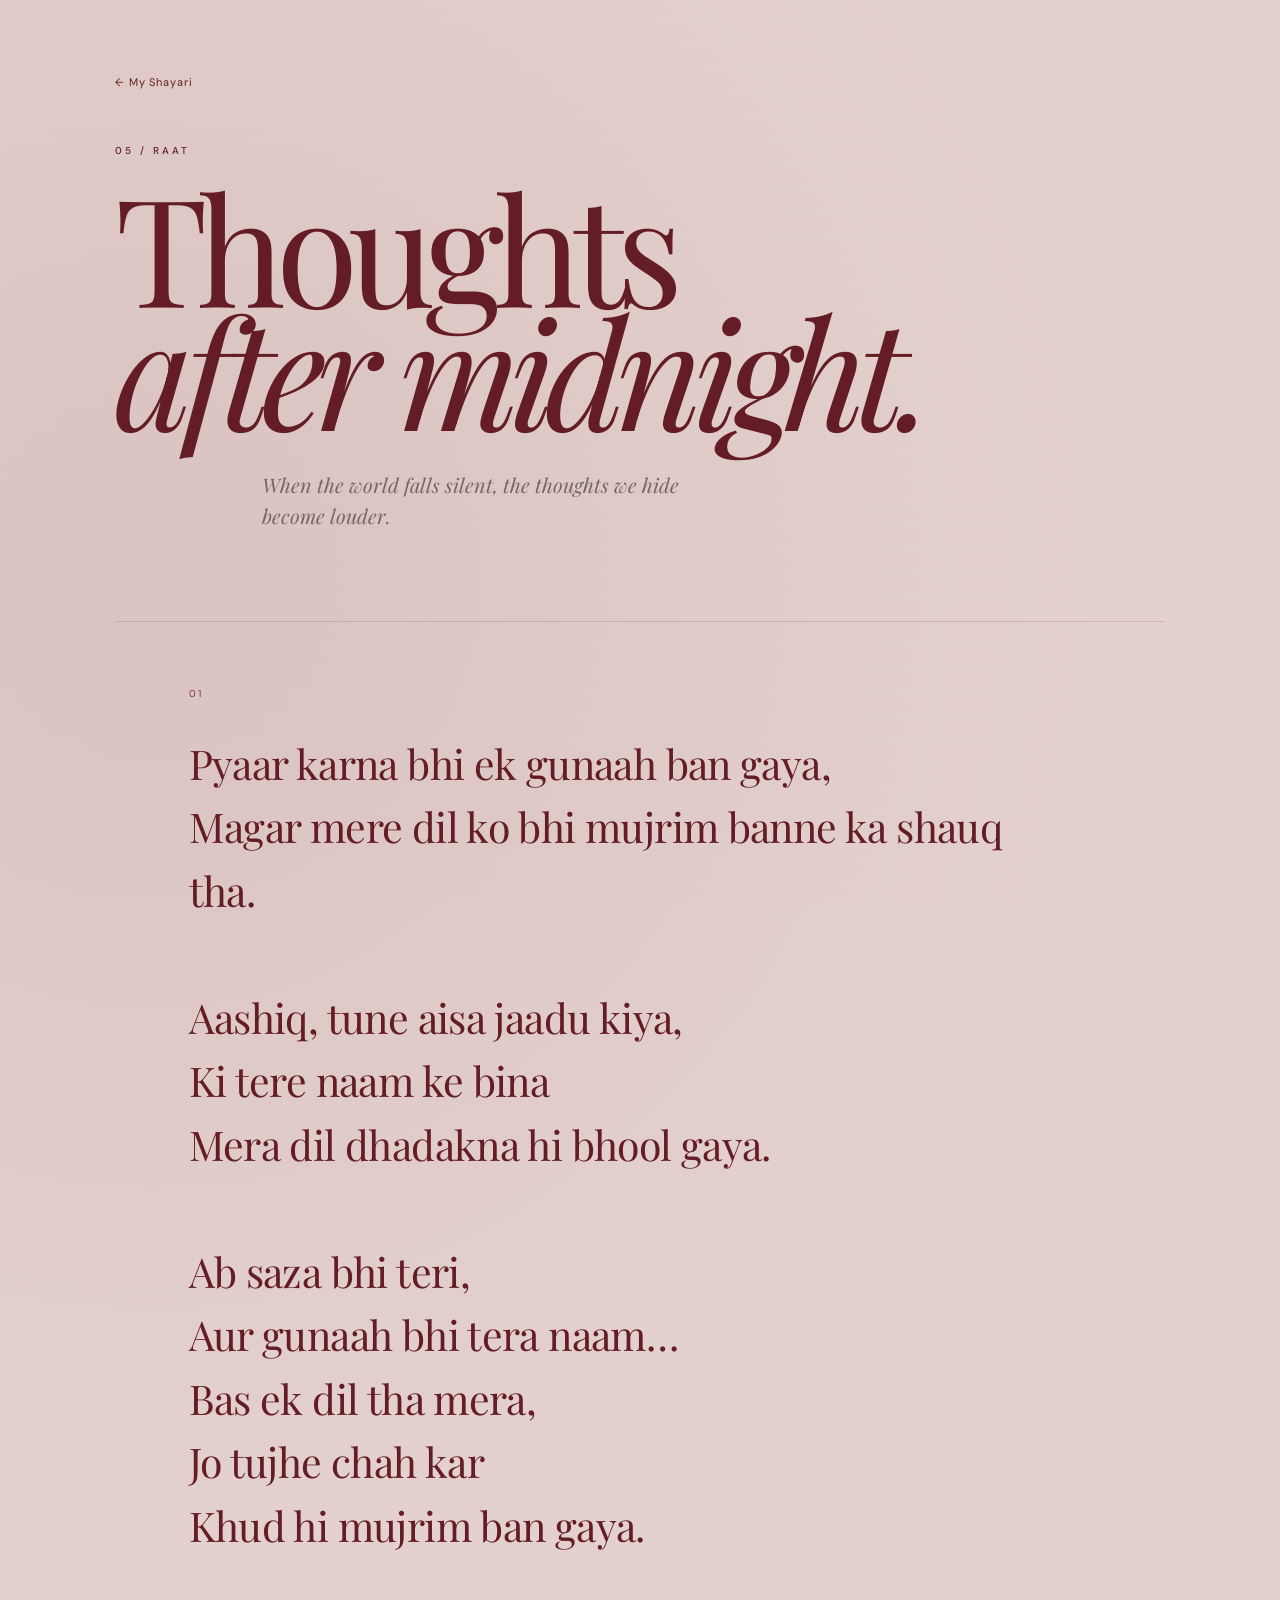
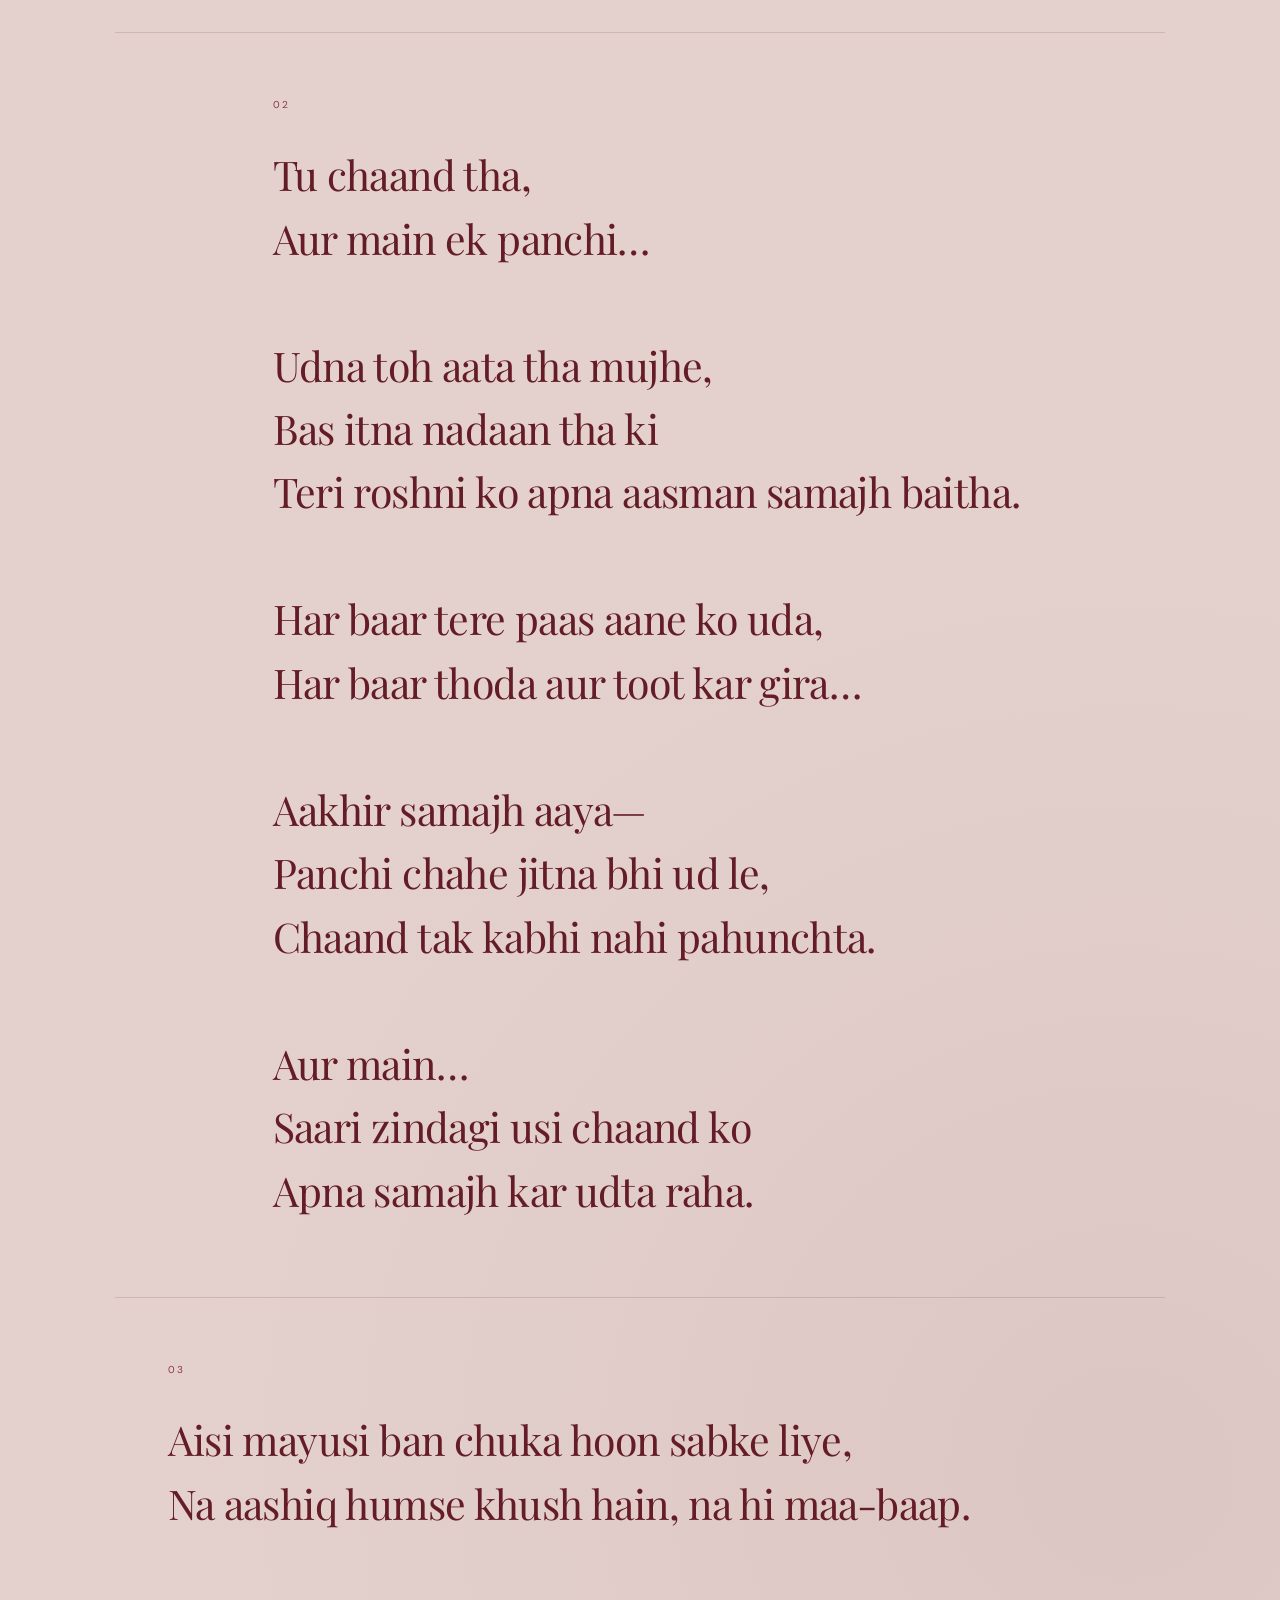
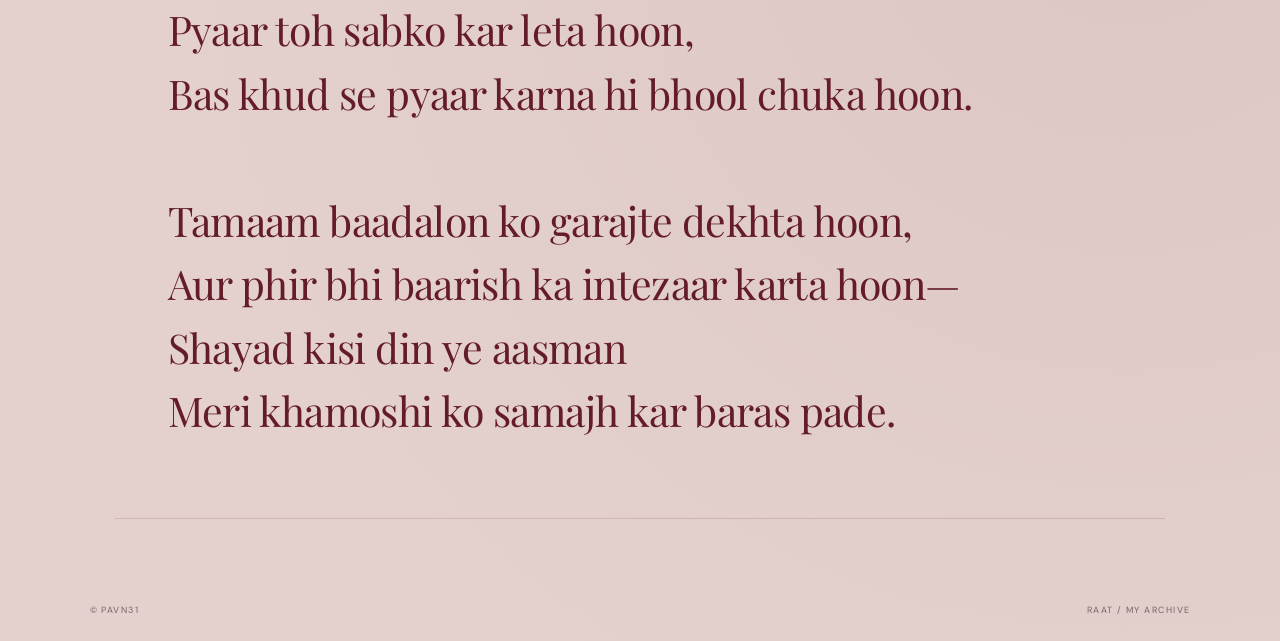
<file: collections/raat.html>
<!doctype html>
<html lang="en">
  <head>
    <meta charset="UTF-8" />
    <meta name="viewport" content="width=device-width, initial-scale=1.0" />

    <title>Raat — My Shayari</title>

    <link rel="stylesheet" href="../style.css" />

    <style>
      .raat-page {
        width: 100%;
        max-width: 1050px;
        margin: 0 auto;
      }

      .raat-header {
        padding-bottom: 90px;
      }

      .raat-header .back {
        display: inline-block;
        margin-bottom: 55px;

        color: var(--cherry);
        font-size: 11px;
        letter-spacing: 0.08em;
        text-decoration: none;
      }

      .raat-header h1 {
        color: var(--cherry);

        font-family: "Playfair Display", serif;
        font-size: clamp(75px, 13vw, 150px);
        font-weight: 400;

        line-height: 0.82;
        letter-spacing: -0.065em;
      }

      .raat-header h1 em {
        font-weight: 400;
      }

      .raat-intro {
        width: min(440px, 90%);

        margin-top: 38px;
        margin-left: 14%;

        color: var(--muted);

        font-family: "Playfair Display", serif;
        font-size: 20px;
        font-style: italic;

        line-height: 1.55;
      }

      .shayari-list {
        display: flex;
        flex-direction: column;
      }

      .shayari-block {
        position: relative;

        padding: 65px 7% 75px;

        border-top: 1px solid var(--border);
      }

      .shayari-block:last-child {
        border-bottom: 1px solid var(--border);
      }

      .shayari-number {
        display: block;

        margin-bottom: 32px;

        color: var(--cherry-soft);

        font-size: 10px;
        letter-spacing: 0.22em;
      }

      .shayari-text {
        max-width: 850px;

        color: var(--cherry);

        font-family: "Playfair Display", serif;
        font-size: clamp(25px, 3.2vw, 42px);
        font-weight: 400;

        line-height: 1.55;
        letter-spacing: -0.015em;
      }

      .shayari-text em {
        font-style: italic;
      }

      .shayari-block:nth-child(2) {
        padding-left: 15%;
      }

      .shayari-block:nth-child(3) {
        padding-left: 5%;
      }

      @media (max-width: 700px) {
        .raat-header {
          padding-bottom: 60px;
        }

        .raat-header .back {
          margin-bottom: 40px;
        }

        .raat-intro {
          width: 90%;
          margin-left: 3%;
          font-size: 19px;
        }

        .shayari-block,
        .shayari-block:nth-child(2),
        .shayari-block:nth-child(3) {
          padding: 45px 5% 55px;
        }

        .shayari-number {
          margin-bottom: 25px;
        }

        .shayari-text {
          font-size: 25px;
          line-height: 1.6;
        }
      }
    </style>
  </head>

  <body>
    <main>
      <section class="raat-page">
        <header class="raat-header">
          <a href="../pages/my-shayari.html" class="back"> ← My Shayari </a>

          <p class="eyebrow">05 / RAAT</p>

          <h1>
            Thoughts<br />
            <em>after midnight.</em>
          </h1>

          <p class="raat-intro">
            When the world falls silent, the thoughts we hide become louder.
          </p>
        </header>

        <section class="shayari-list">
          <!-- 01 -->

          <article class="shayari-block">
            <span class="shayari-number">01</span>

            <p class="shayari-text">
              Pyaar karna bhi ek gunaah ban gaya,<br />
              Magar mere dil ko bhi mujrim banne ka shauq tha.<br /><br />

              Aashiq, tune aisa jaadu kiya,<br />
              Ki tere naam ke bina<br />
              Mera dil dhadakna hi bhool gaya.<br /><br />

              Ab saza bhi teri,<br />
              Aur gunaah bhi tera naam…<br />
              Bas ek dil tha mera,<br />
              Jo tujhe chah kar<br />
              Khud hi mujrim ban gaya.
            </p>
          </article>

          <!-- 02 -->

          <article class="shayari-block">
            <span class="shayari-number">02</span>

            <p class="shayari-text">
              Tu chaand tha,<br />
              Aur main ek panchi…<br /><br />

              Udna toh aata tha mujhe,<br />
              Bas itna nadaan tha ki<br />
              Teri roshni ko apna aasman samajh baitha.<br /><br />

              Har baar tere paas aane ko uda,<br />
              Har baar thoda aur toot kar gira…<br /><br />

              Aakhir samajh aaya—<br />
              Panchi chahe jitna bhi ud le,<br />
              Chaand tak kabhi nahi pahunchta.<br /><br />

              Aur main…<br />
              Saari zindagi usi chaand ko<br />
              Apna samajh kar udta raha.
            </p>
          </article>

          <!-- 03 -->

          <article class="shayari-block">
            <span class="shayari-number">03</span>

            <p class="shayari-text">
              Aisi mayusi ban chuka hoon sabke liye,<br />
              Na aashiq humse khush hain, na hi maa-baap.<br /><br />

              Pyaar toh sabko kar leta hoon,<br />
              Bas khud se pyaar karna hi bhool chuka hoon.<br /><br />

              Tamaam baadalon ko garajte dekhta hoon,<br />
              Aur phir bhi baarish ka intezaar karta hoon—<br />
              Shayad kisi din ye aasman<br />
              Meri khamoshi ko samajh kar baras pade.
            </p>
          </article>
        </section>
      </section>
    </main>

    <footer>
      <span>© Pavn31</span>
      <span>raat / my archive</span>
    </footer>
  </body>
</html>
</file>
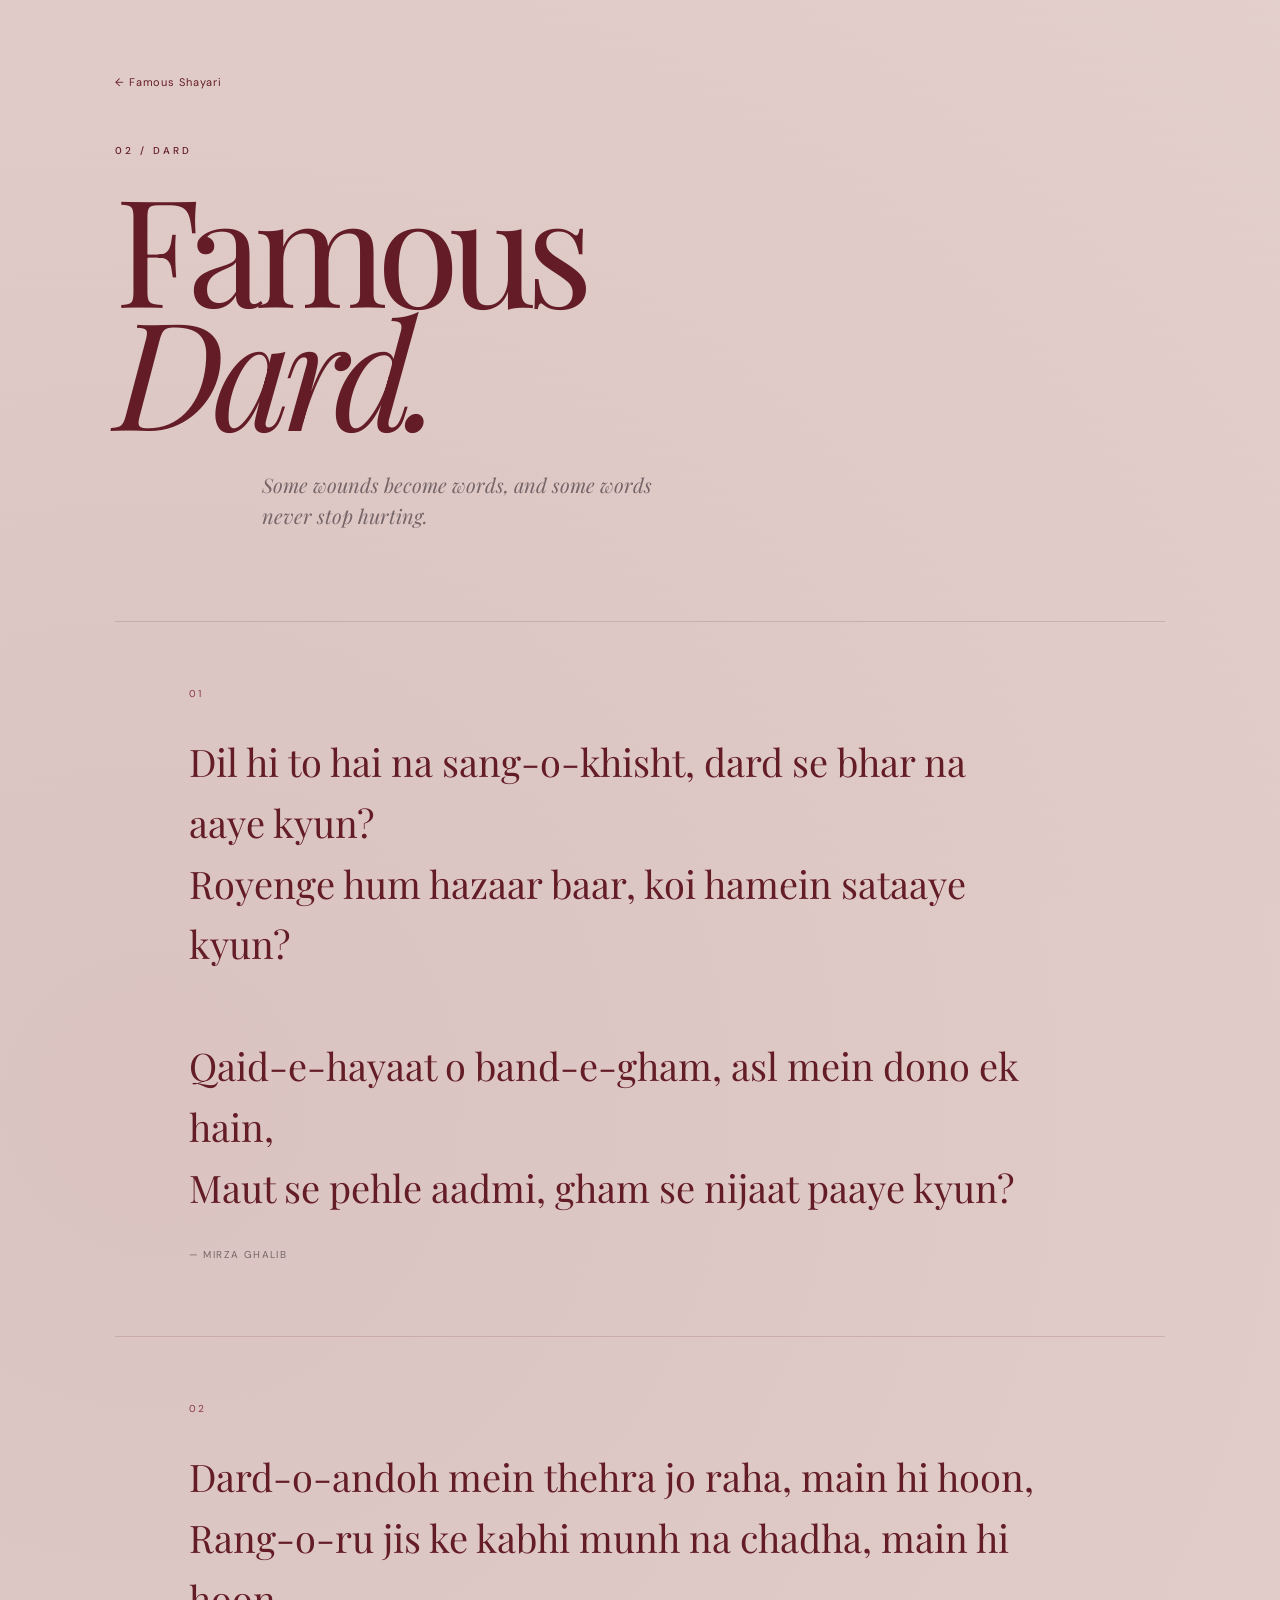
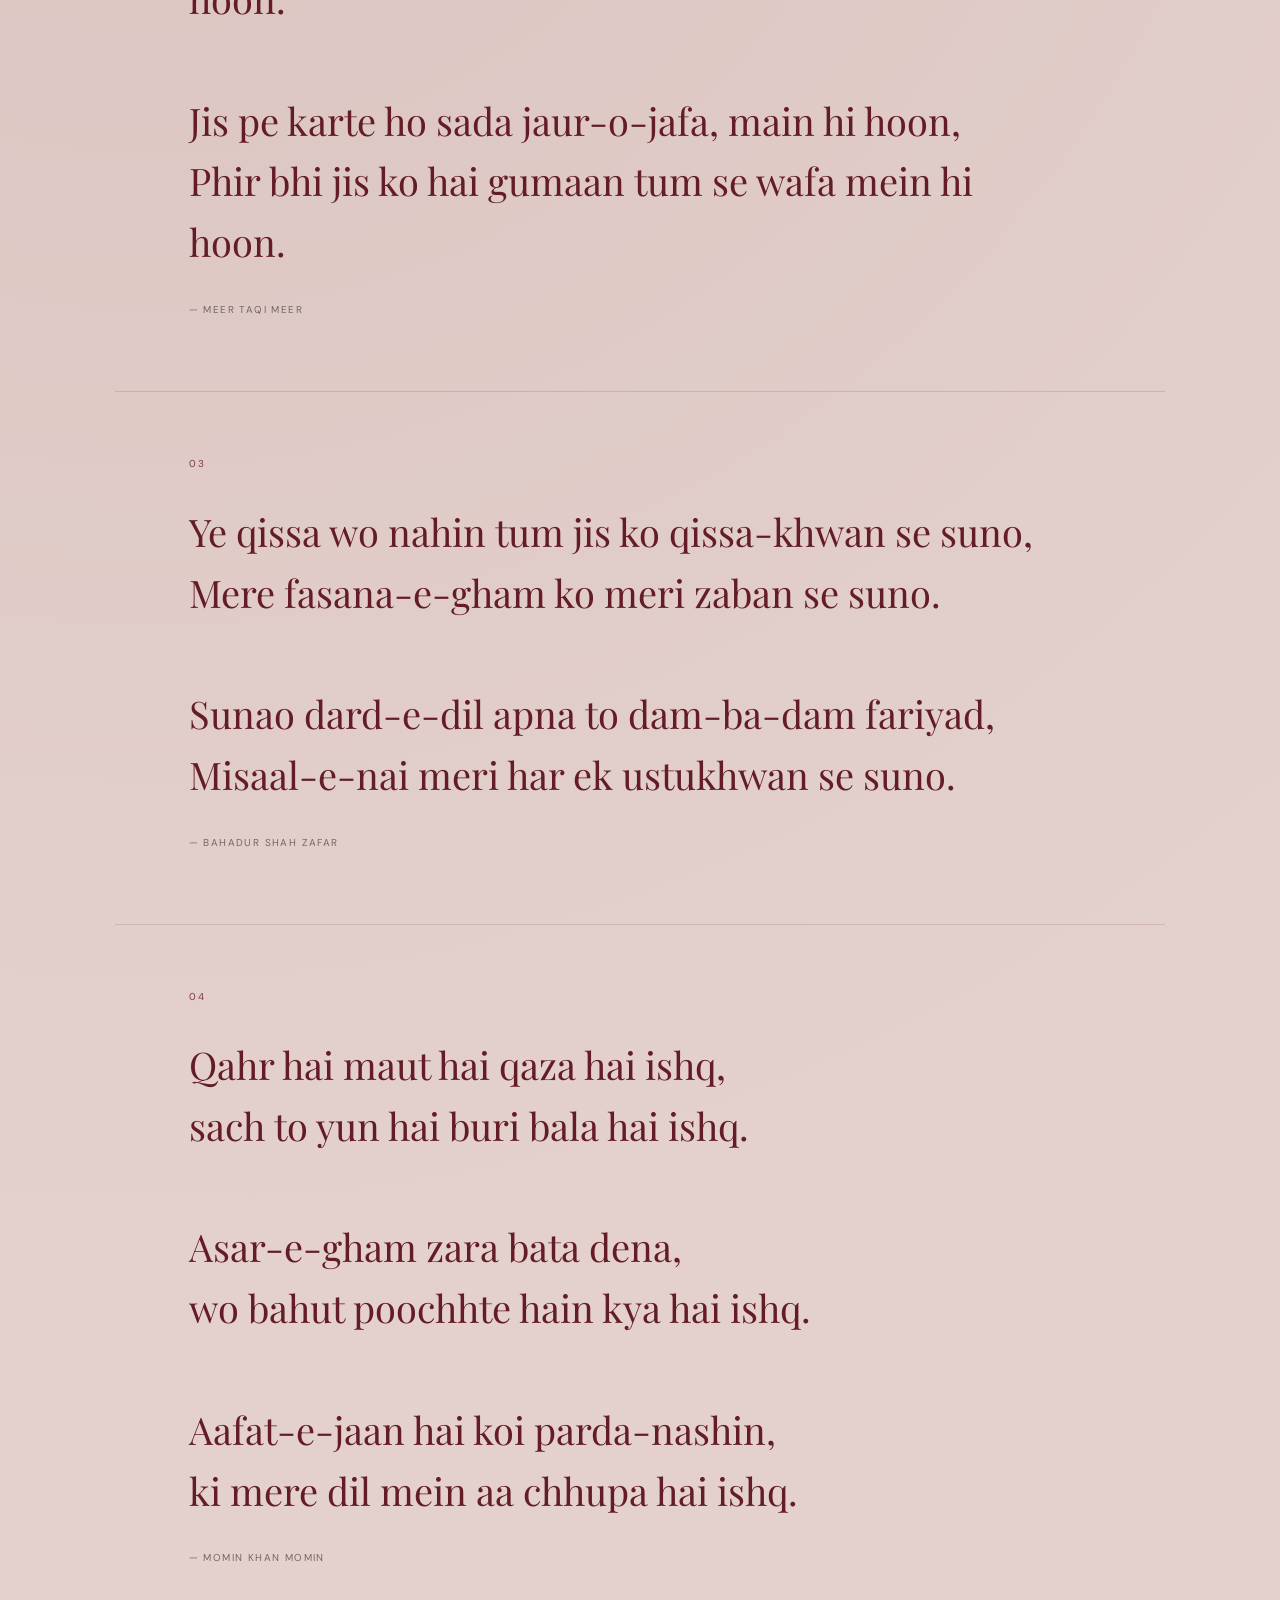
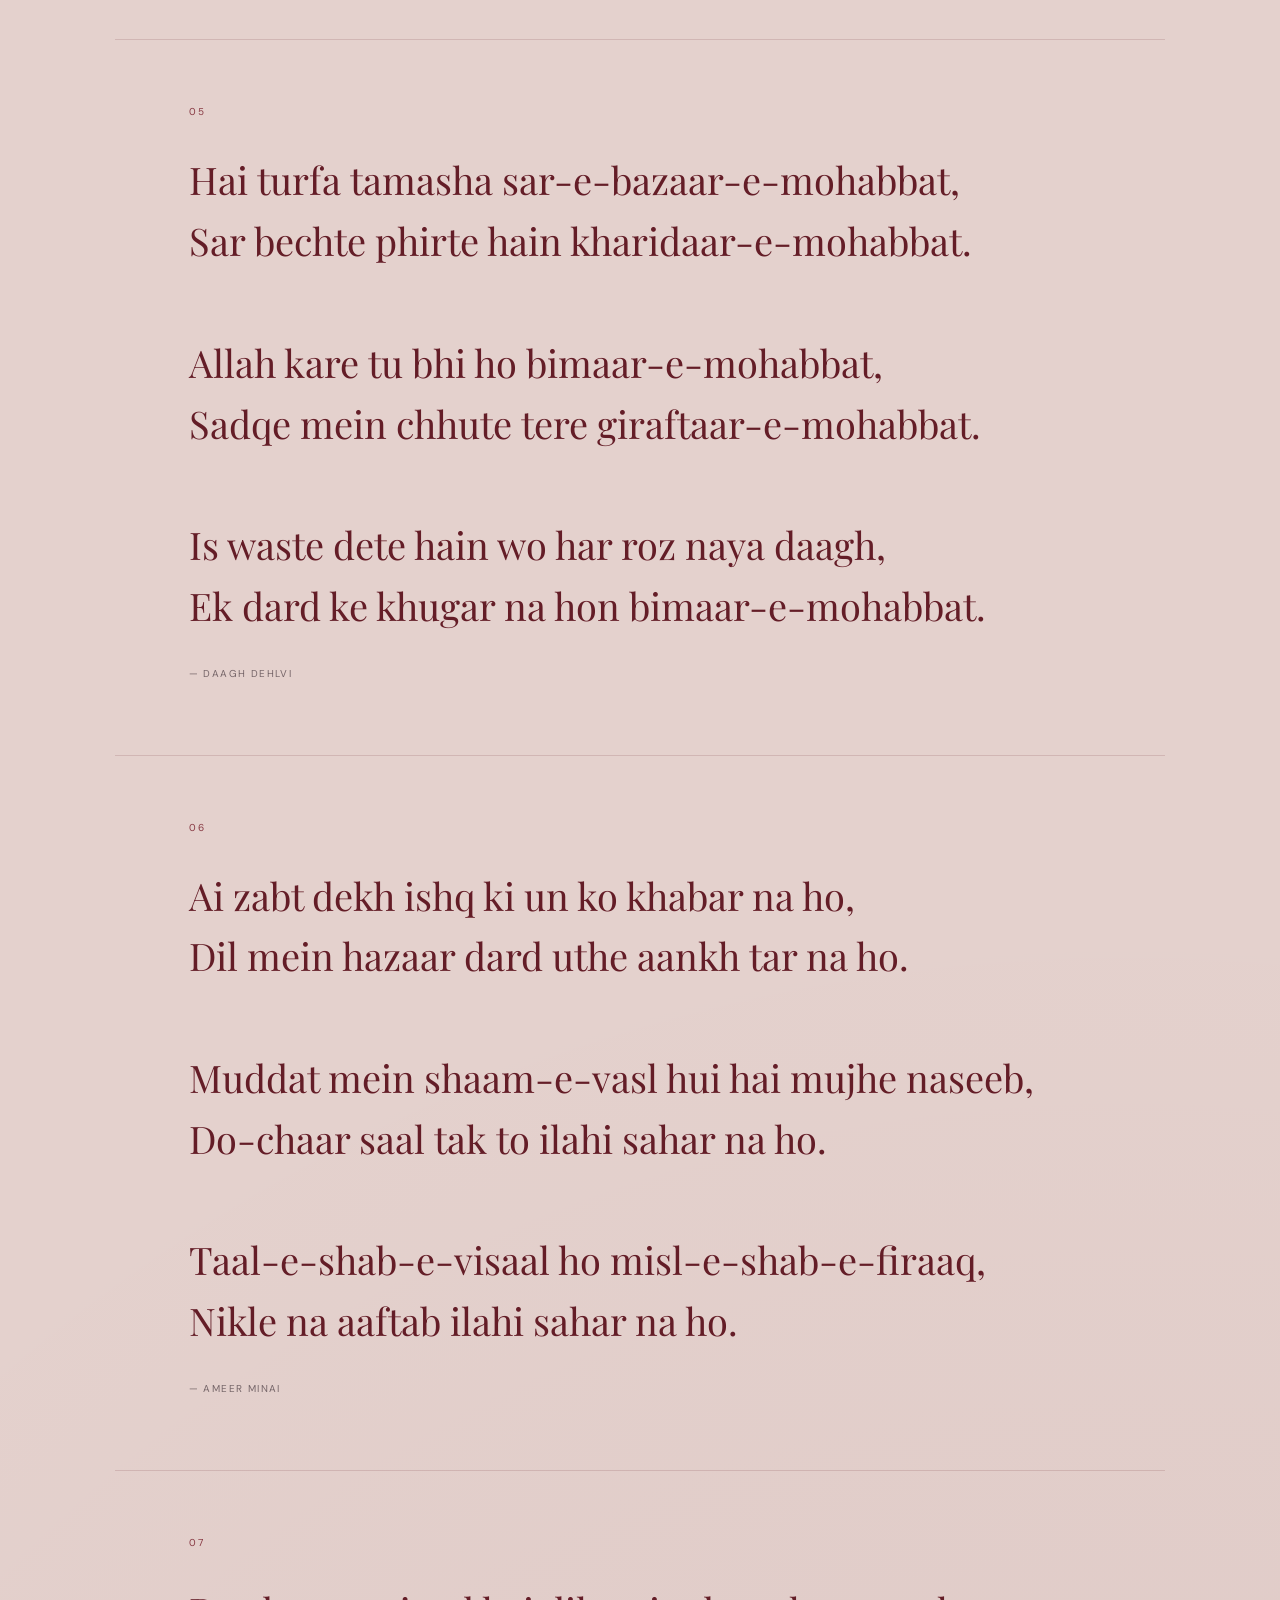
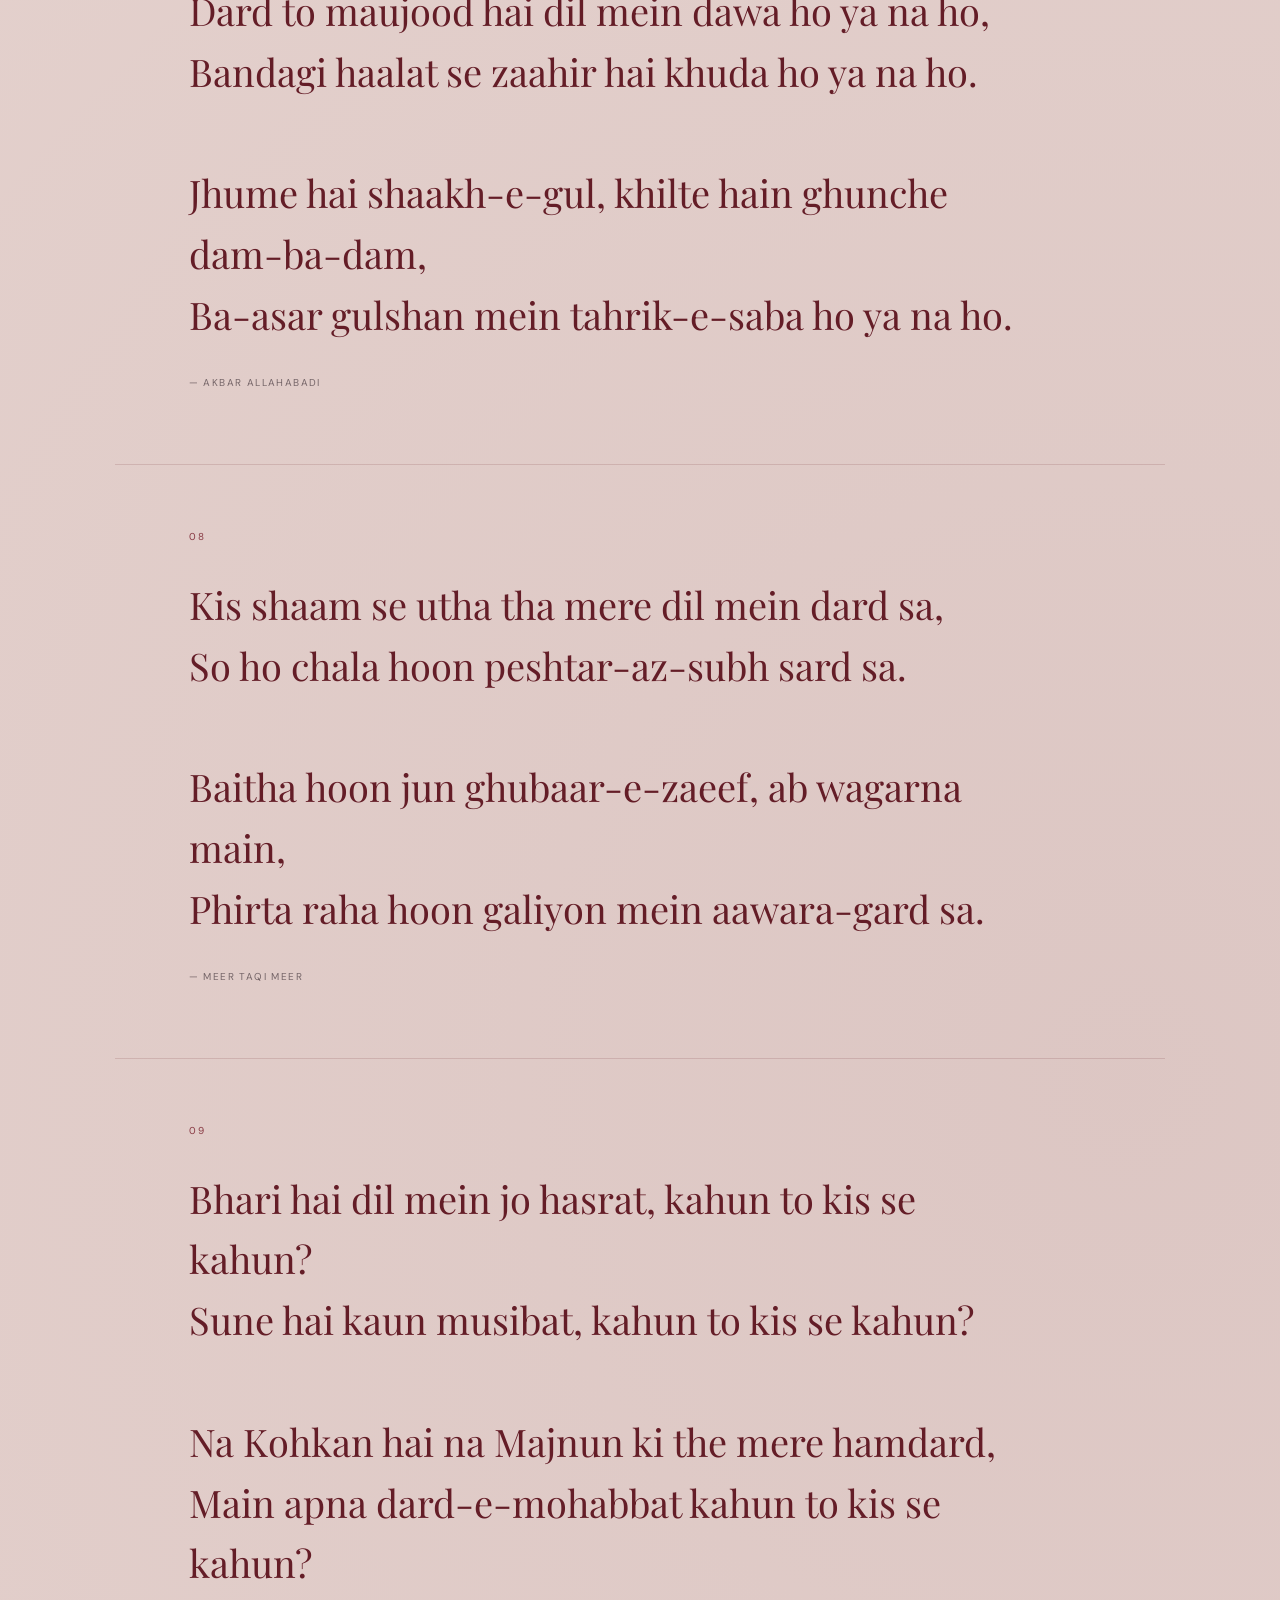
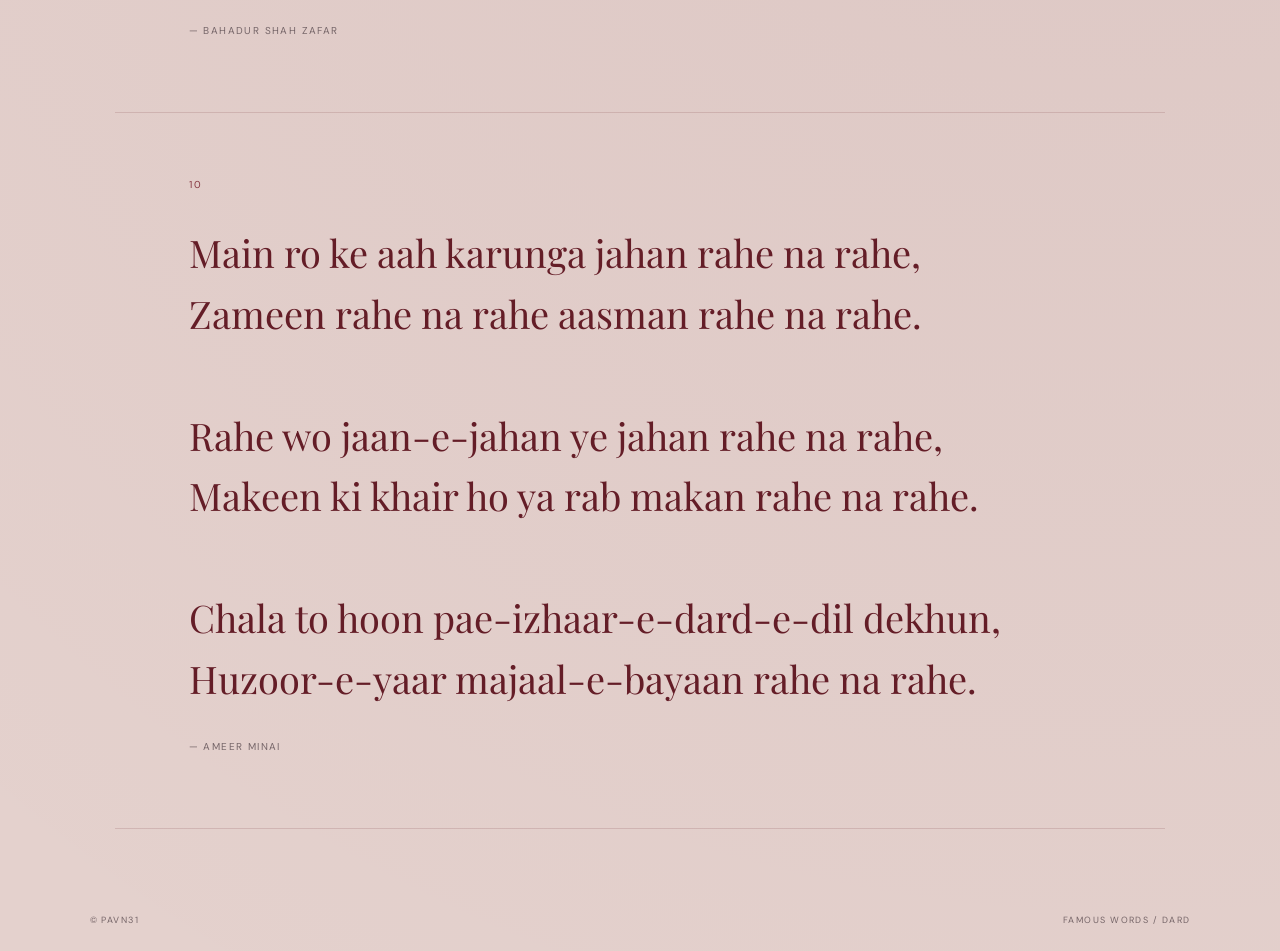
<file: famous/dard.html>
<!doctype html>

<html lang="en">
  <head>
    <meta charset="UTF-8" />
    <meta name="viewport" content="width=device-width, initial-scale=1.0" />

    <title>Dard — Famous Shayari</title>

    <link rel="stylesheet" href="../style.css" />

    <style>
      .famous-shayari-page {
        width: 100%;
        max-width: 1050px;
        margin: 0 auto;
      }

      .famous-shayari-header {
        padding-bottom: 90px;
      }

      .famous-shayari-header .back {
        display: inline-block;
        margin-bottom: 55px;
        color: var(--cherry);
        font-size: 11px;
        letter-spacing: 0.08em;
        text-decoration: none;
      }

      .famous-shayari-header h1 {
        color: var(--cherry);
        font-family: "Playfair Display", serif;
        font-size: clamp(75px, 13vw, 150px);
        font-weight: 400;
        line-height: 0.82;
        letter-spacing: -0.065em;
      }

      .famous-shayari-header h1 em {
        font-weight: 400;
      }

      .famous-shayari-intro {
        width: min(440px, 90%);
        margin-top: 38px;
        margin-left: 14%;
        color: var(--muted);
        font-family: "Playfair Display", serif;
        font-size: 20px;
        font-style: italic;
        line-height: 1.55;
      }

      .famous-shayari-list {
        display: flex;
        flex-direction: column;
      }

      .famous-shayari-block {
        padding: 65px 7% 75px;
        border-top: 1px solid var(--border);
      }

      .famous-shayari-block:last-child {
        border-bottom: 1px solid var(--border);
      }

      .famous-number {
        display: block;
        margin-bottom: 32px;
        color: var(--cherry-soft);
        font-size: 10px;
        letter-spacing: 0.22em;
      }

      .famous-text {
        max-width: 850px;
        color: var(--cherry);
        font-family: "Playfair Display", serif;
        font-size: clamp(23px, 3vw, 38px);
        font-weight: 400;
        line-height: 1.6;
      }

      .poet {
        display: block;
        margin-top: 30px;
        color: var(--muted);
        font-family: "DM Sans", sans-serif;
        font-size: 10px;
        letter-spacing: 0.14em;
        text-transform: uppercase;
      }

      @media (max-width: 700px) {
        .famous-shayari-header {
          padding-bottom: 60px;
        }

        .famous-shayari-header .back {
          margin-bottom: 40px;
        }

        .famous-shayari-intro {
          width: 90%;
          margin-left: 3%;
          font-size: 19px;
        }

        .famous-shayari-block {
          padding: 45px 5% 55px;
        }

        .famous-number {
          margin-bottom: 25px;
        }

        .famous-text {
          font-size: 23px;
          line-height: 1.65;
        }
      }
    </style>
  </head>

  <body>
    <main>
      <section class="famous-shayari-page">
        <header class="famous-shayari-header">
          <a href="../pages/famous-shayari.html" class="back">
            ← Famous Shayari
          </a>

          <p class="eyebrow">02 / DARD</p>

          <h1>
            Famous<br />
            <em>Dard.</em>
          </h1>

          <p class="famous-shayari-intro">
            Some wounds become words, and some words never stop hurting.
          </p>
        </header>

        <section class="famous-shayari-list">
          <!-- 01 / MIRZA GHALIB -->

          <article class="famous-shayari-block">
            <span class="famous-number">01</span>

            <p class="famous-text">
              Dil hi to hai na sang-o-khisht, dard se bhar na aaye kyun?<br />
              Royenge hum hazaar baar, koi hamein sataaye kyun?<br /><br />

              Qaid-e-hayaat o band-e-gham, asl mein dono ek hain,<br />
              Maut se pehle aadmi, gham se nijaat paaye kyun?
            </p>

            <span class="poet"> — Mirza Ghalib </span>
          </article>

          <!-- 02 / MEER TAQI MEER -->

          <article class="famous-shayari-block">
            <span class="famous-number">02</span>

            <p class="famous-text">
              Dard-o-andoh mein thehra jo raha, main hi hoon,<br />
              Rang-o-ru jis ke kabhi munh na chadha, main hi hoon.<br /><br />

              Jis pe karte ho sada jaur-o-jafa, main hi hoon,<br />
              Phir bhi jis ko hai gumaan tum se wafa mein hi hoon.
            </p>

            <span class="poet"> — Meer Taqi Meer </span>
          </article>

          <!-- 03 / BAHADUR SHAH ZAFAR -->

          <article class="famous-shayari-block">
            <span class="famous-number">03</span>

            <p class="famous-text">
              Ye qissa wo nahin tum jis ko qissa-khwan se suno,<br />
              Mere fasana-e-gham ko meri zaban se suno.<br /><br />

              Sunao dard-e-dil apna to dam-ba-dam fariyad,<br />
              Misaal-e-nai meri har ek ustukhwan se suno.
            </p>

            <span class="poet"> — Bahadur Shah Zafar </span>
          </article>

          <!-- 04 / MOMIN KHAN MOMIN -->

          <article class="famous-shayari-block">
            <span class="famous-number">04</span>

            <p class="famous-text">
              Qahr hai maut hai qaza hai ishq,<br />
              sach to yun hai buri bala hai ishq.<br /><br />

              Asar-e-gham zara bata dena,<br />
              wo bahut poochhte hain kya hai ishq.<br /><br />

              Aafat-e-jaan hai koi parda-nashin,<br />
              ki mere dil mein aa chhupa hai ishq.
            </p>

            <span class="poet"> — Momin Khan Momin </span>
          </article>

          <!-- 05 / DAAGH DEHLVI -->

          <article class="famous-shayari-block">
            <span class="famous-number">05</span>

            <p class="famous-text">
              Hai turfa tamasha sar-e-bazaar-e-mohabbat,<br />
              Sar bechte phirte hain kharidaar-e-mohabbat.<br /><br />

              Allah kare tu bhi ho bimaar-e-mohabbat,<br />
              Sadqe mein chhute tere giraftaar-e-mohabbat.<br /><br />

              Is waste dete hain wo har roz naya daagh,<br />
              Ek dard ke khugar na hon bimaar-e-mohabbat.
            </p>

            <span class="poet"> — Daagh Dehlvi </span>
          </article>

          <!-- 06 / AMEER MINAI -->

          <article class="famous-shayari-block">
            <span class="famous-number">06</span>

            <p class="famous-text">
              Ai zabt dekh ishq ki un ko khabar na ho,<br />
              Dil mein hazaar dard uthe aankh tar na ho.<br /><br />

              Muddat mein shaam-e-vasl hui hai mujhe naseeb,<br />
              Do-chaar saal tak to ilahi sahar na ho.<br /><br />

              Taal-e-shab-e-visaal ho misl-e-shab-e-firaaq,<br />
              Nikle na aaftab ilahi sahar na ho.
            </p>

            <span class="poet"> — Ameer Minai </span>
          </article>

          <!-- 07 / AKBAR ALLAHABADI -->

          <article class="famous-shayari-block">
            <span class="famous-number">07</span>

            <p class="famous-text">
              Dard to maujood hai dil mein dawa ho ya na ho,<br />
              Bandagi haalat se zaahir hai khuda ho ya na ho.<br /><br />

              Jhume hai shaakh-e-gul, khilte hain ghunche dam-ba-dam,<br />
              Ba-asar gulshan mein tahrik-e-saba ho ya na ho.
            </p>

            <span class="poet"> — Akbar Allahabadi </span>
          </article>

          <!-- 08 / MEER TAQI MEER -->

          <article class="famous-shayari-block">
            <span class="famous-number">08</span>

            <p class="famous-text">
              Kis shaam se utha tha mere dil mein dard sa,<br />
              So ho chala hoon peshtar-az-subh sard sa.<br /><br />

              Baitha hoon jun ghubaar-e-zaeef, ab wagarna main,<br />
              Phirta raha hoon galiyon mein aawara-gard sa.
            </p>

            <span class="poet"> — Meer Taqi Meer </span>
          </article>

          <!-- 09 / BAHADUR SHAH ZAFAR -->

          <article class="famous-shayari-block">
            <span class="famous-number">09</span>

            <p class="famous-text">
              Bhari hai dil mein jo hasrat, kahun to kis se kahun?<br />
              Sune hai kaun musibat, kahun to kis se kahun?<br /><br />

              Na Kohkan hai na Majnun ki the mere hamdard,<br />
              Main apna dard-e-mohabbat kahun to kis se kahun?
            </p>

            <span class="poet"> — Bahadur Shah Zafar </span>
          </article>

          <!-- 10 / AMEER MINAI -->

          <article class="famous-shayari-block">
            <span class="famous-number">10</span>

            <p class="famous-text">
              Main ro ke aah karunga jahan rahe na rahe,<br />
              Zameen rahe na rahe aasman rahe na rahe.<br /><br />

              Rahe wo jaan-e-jahan ye jahan rahe na rahe,<br />
              Makeen ki khair ho ya rab makan rahe na rahe.<br /><br />

              Chala to hoon pae-izhaar-e-dard-e-dil dekhun,<br />
              Huzoor-e-yaar majaal-e-bayaan rahe na rahe.
            </p>

            <span class="poet"> — Ameer Minai </span>
          </article>
        </section>
      </section>
    </main>

    <footer>
      <span>© Pavn31</span>
      <span>famous words / dard</span>
    </footer>
  </body>
</html>
</file>
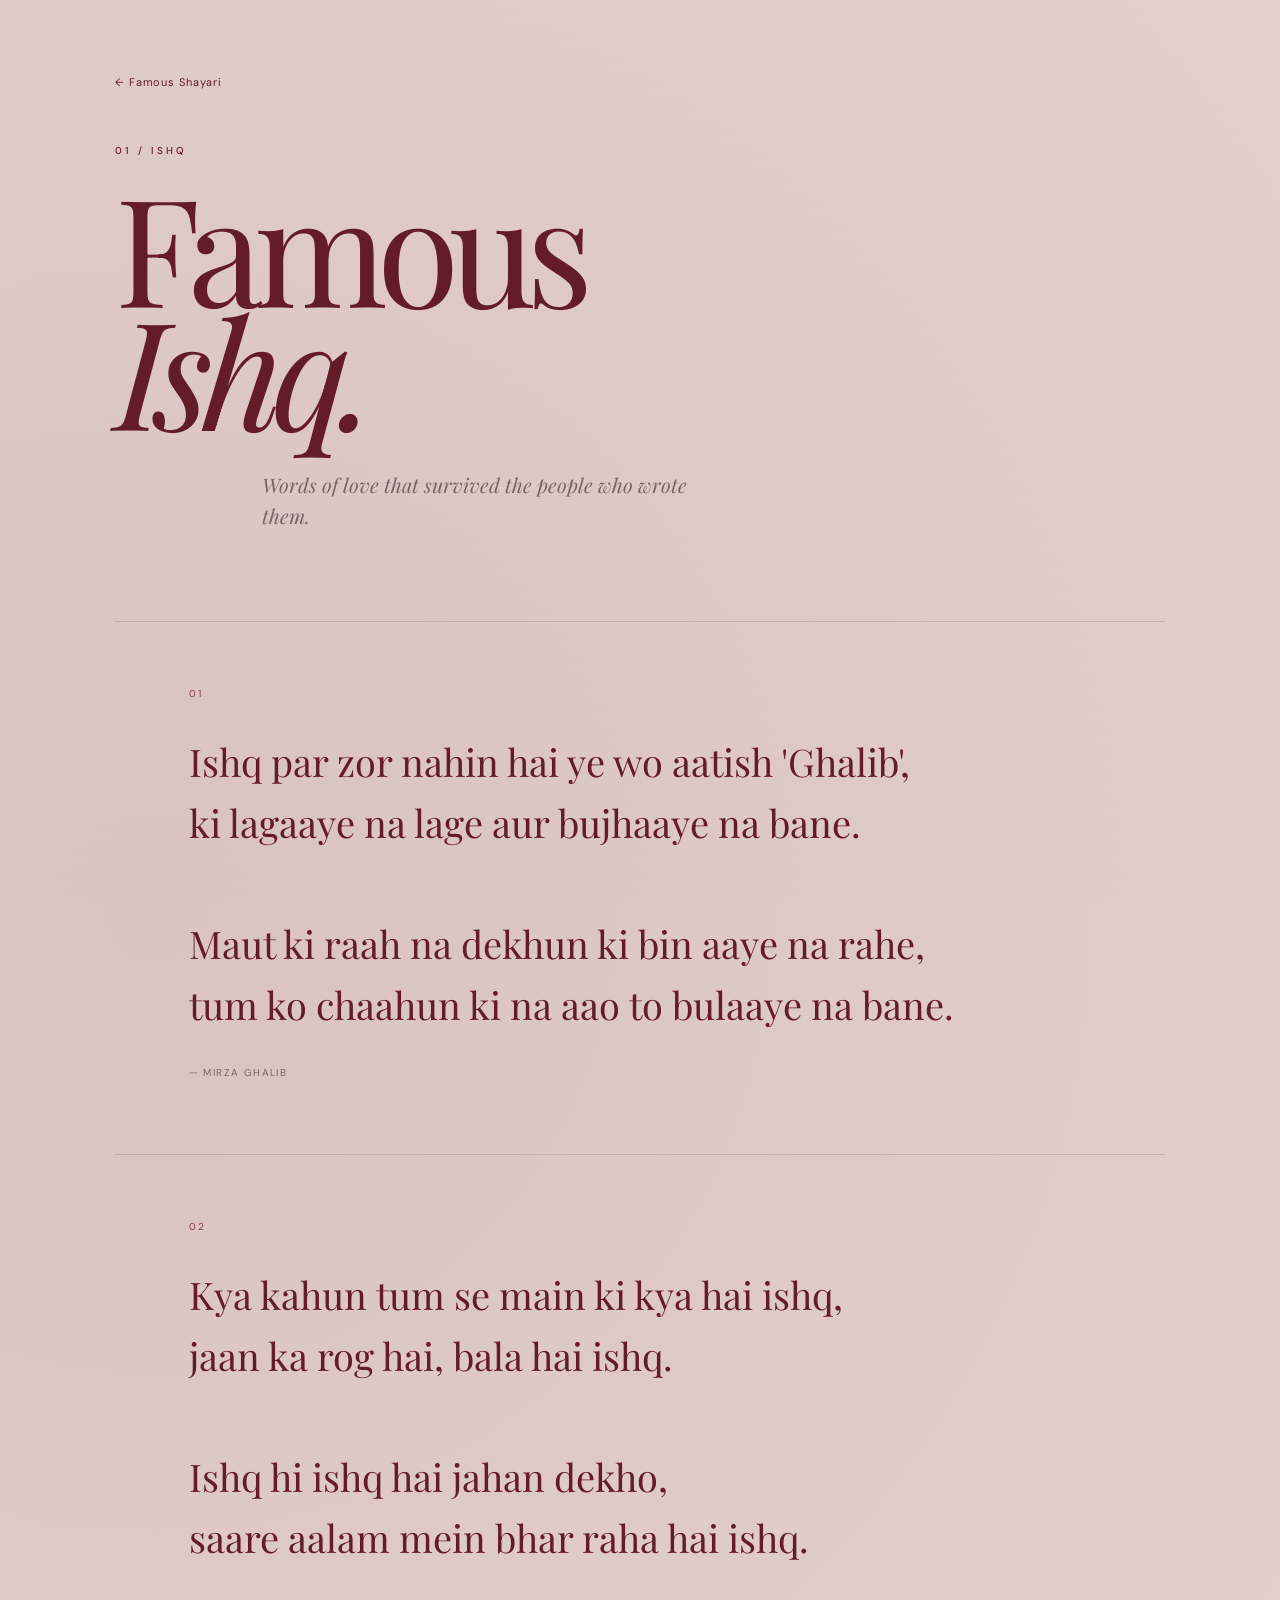
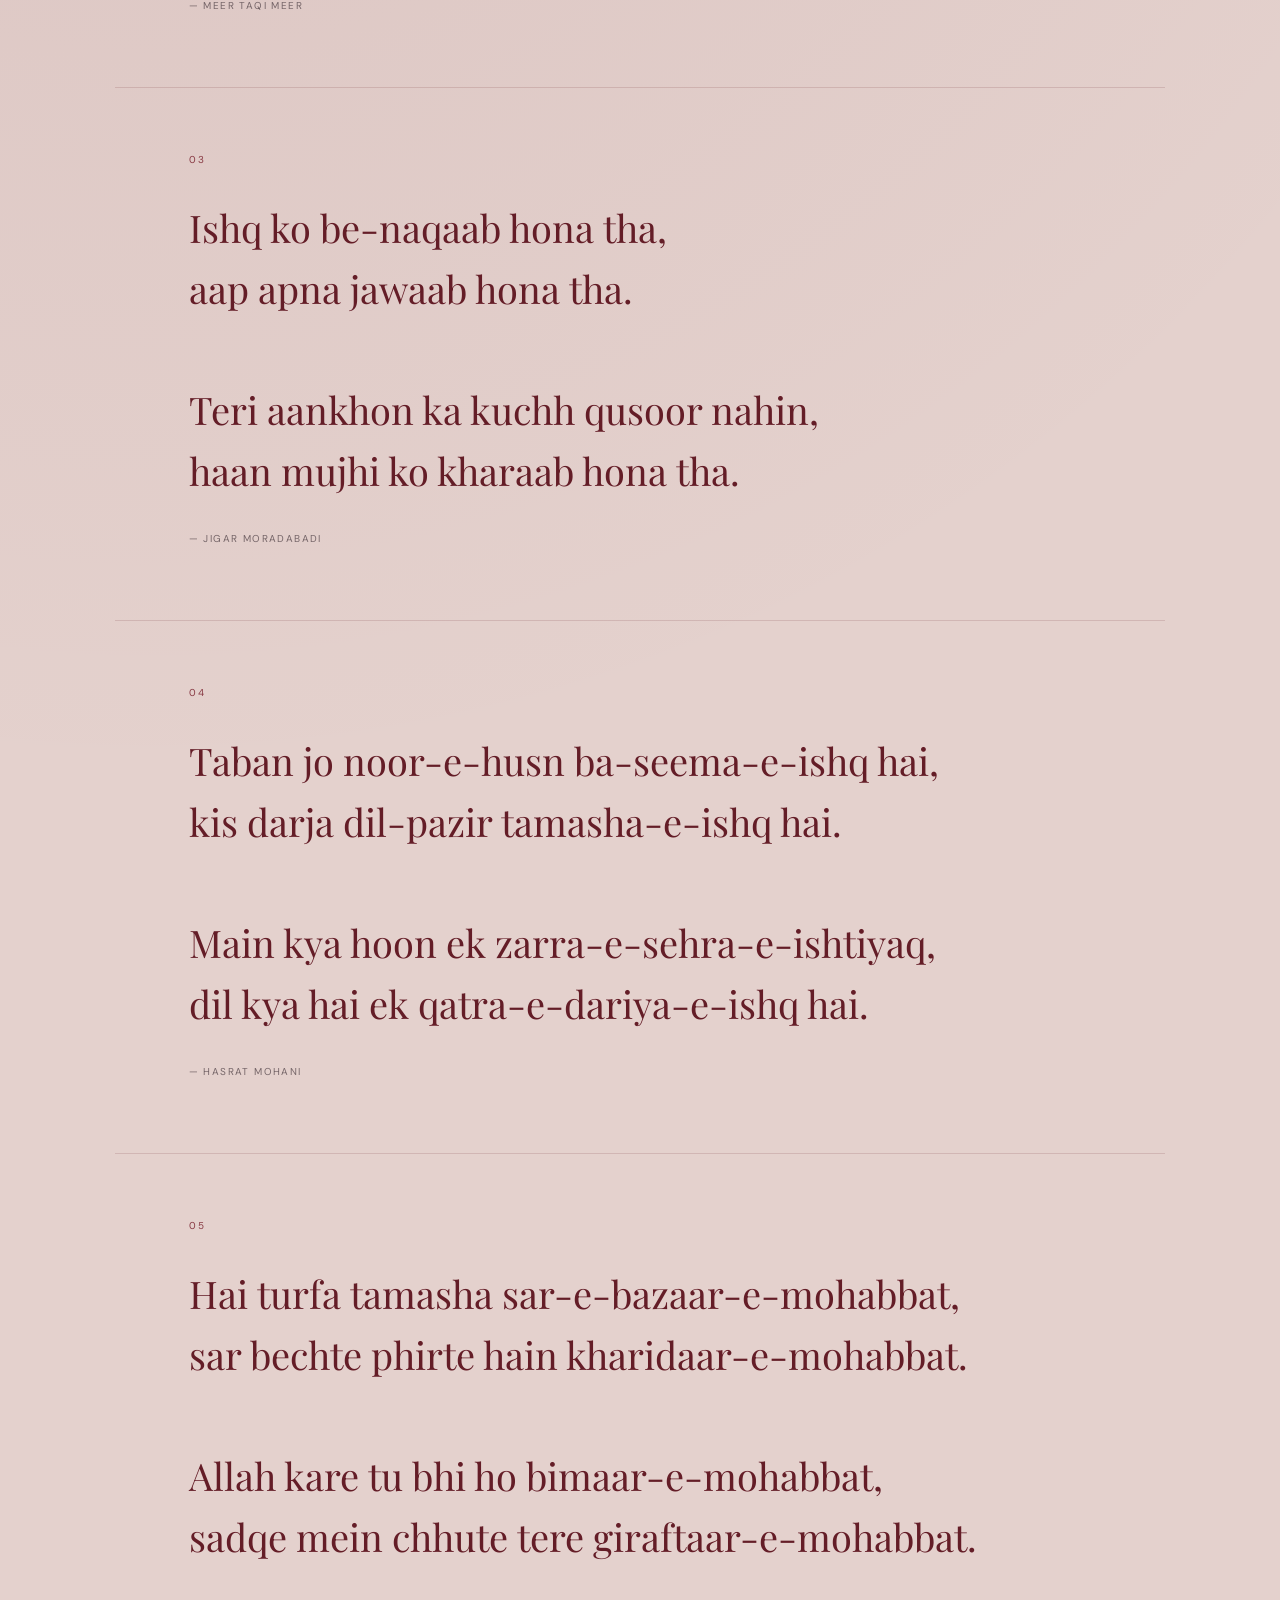
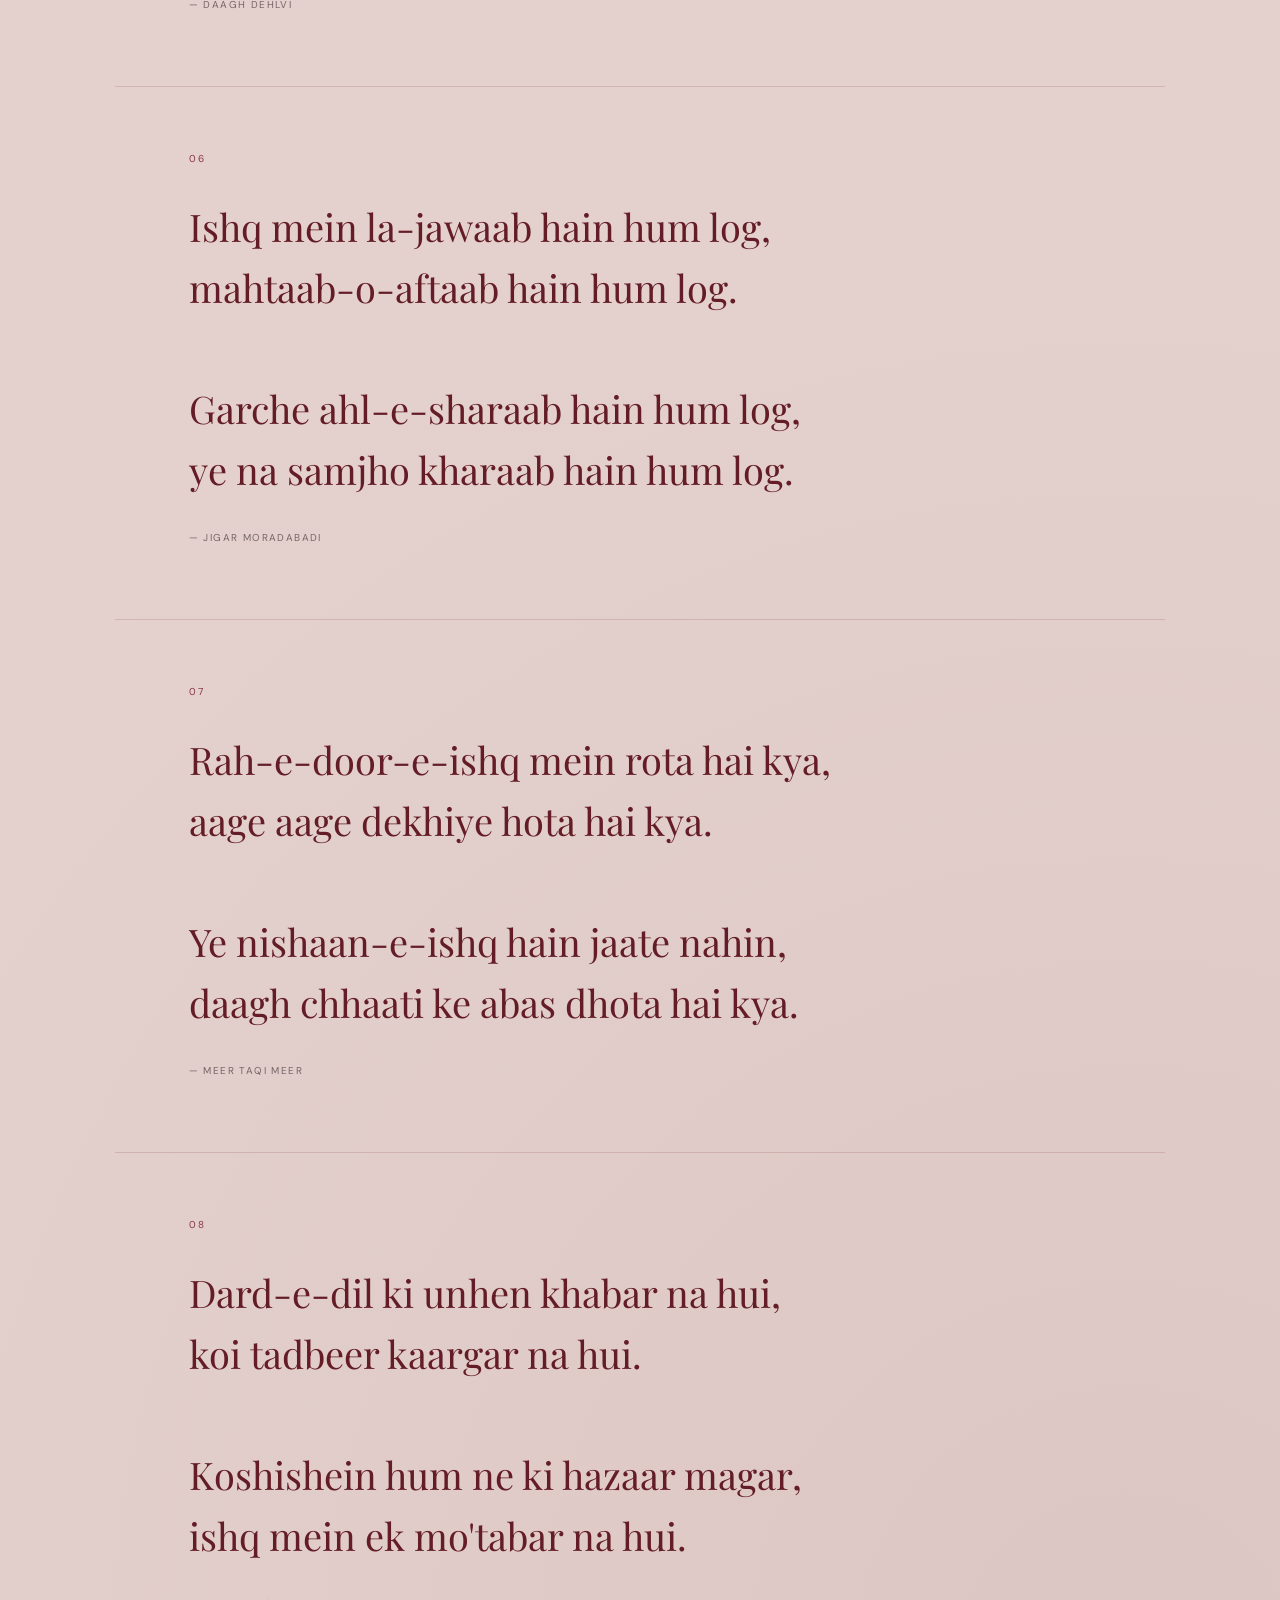
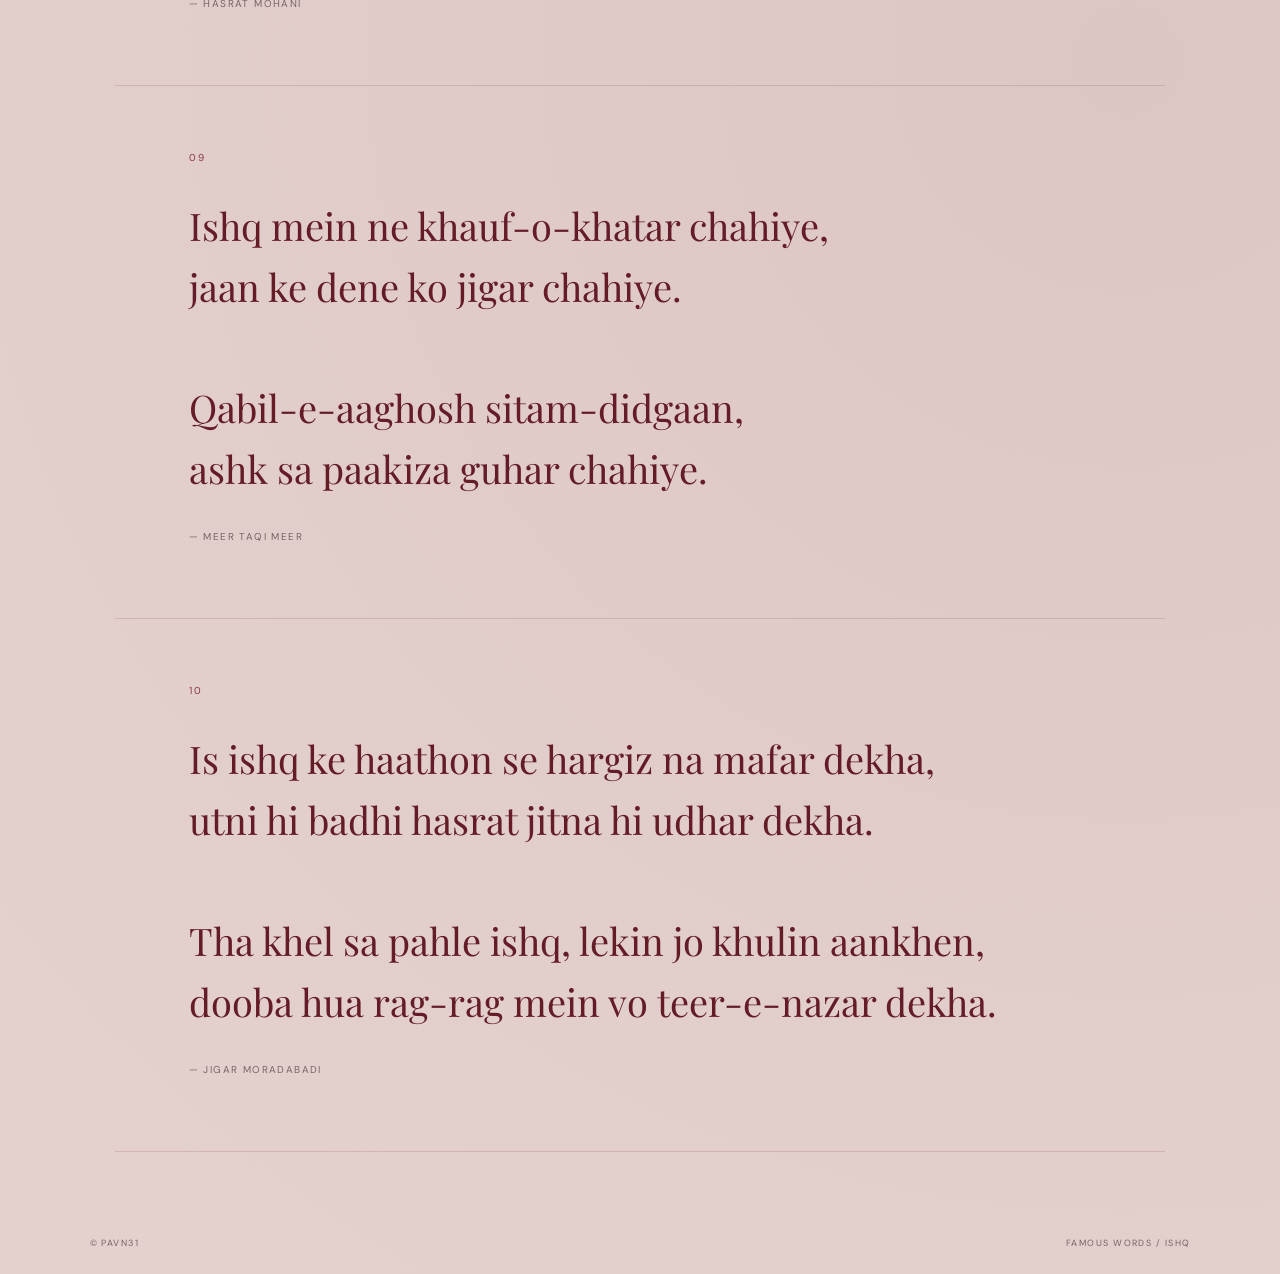
<file: famous/ishq.html>
<!doctype html>

<html lang="en">
  <head>
    <meta charset="UTF-8" />
    <meta name="viewport" content="width=device-width, initial-scale=1.0" />

    <title>Ishq — Famous Shayari</title>

    <link rel="stylesheet" href="../style.css" />

    <style>
      .famous-shayari-page {
        width: 100%;
        max-width: 1050px;
        margin: 0 auto;
      }

      .famous-shayari-header {
        padding-bottom: 90px;
      }

      .famous-shayari-header .back {
        display: inline-block;
        margin-bottom: 55px;

        color: var(--cherry);
        font-size: 11px;
        letter-spacing: 0.08em;
        text-decoration: none;
      }

      .famous-shayari-header h1 {
        color: var(--cherry);

        font-family: "Playfair Display", serif;
        font-size: clamp(75px, 13vw, 150px);
        font-weight: 400;

        line-height: 0.82;
        letter-spacing: -0.065em;
      }

      .famous-shayari-header h1 em {
        font-weight: 400;
      }

      .famous-shayari-intro {
        width: min(440px, 90%);

        margin-top: 38px;
        margin-left: 14%;

        color: var(--muted);

        font-family: "Playfair Display", serif;
        font-size: 20px;
        font-style: italic;

        line-height: 1.55;
      }

      .famous-shayari-list {
        display: flex;
        flex-direction: column;
      }

      .famous-shayari-block {
        padding: 65px 7% 75px;

        border-top: 1px solid var(--border);
      }

      .famous-shayari-block:last-child {
        border-bottom: 1px solid var(--border);
      }

      .famous-number {
        display: block;

        margin-bottom: 32px;

        color: var(--cherry-soft);

        font-size: 10px;
        letter-spacing: 0.22em;
      }

      .famous-text {
        max-width: 850px;

        color: var(--cherry);

        font-family: "Playfair Display", serif;
        font-size: clamp(23px, 3vw, 38px);
        font-weight: 400;

        line-height: 1.6;
      }

      .poet {
        display: block;

        margin-top: 30px;

        color: var(--muted);

        font-family: "DM Sans", sans-serif;
        font-size: 10px;
        letter-spacing: 0.14em;

        text-transform: uppercase;
      }

      @media (max-width: 700px) {
        .famous-shayari-header {
          padding-bottom: 60px;
        }

        .famous-shayari-header .back {
          margin-bottom: 40px;
        }

        .famous-shayari-intro {
          width: 90%;
          margin-left: 3%;
          font-size: 19px;
        }

        .famous-shayari-block {
          padding: 45px 5% 55px;
        }

        .famous-number {
          margin-bottom: 25px;
        }

        .famous-text {
          font-size: 23px;
          line-height: 1.65;
        }
      }
    </style>
  </head>

  <body>
    <main>
      <section class="famous-shayari-page">
        <header class="famous-shayari-header">
          <a href="../pages/famous-shayari.html" class="back">
            ← Famous Shayari
          </a>

          <p class="eyebrow">01 / ISHQ</p>

          <h1>
            Famous<br />
            <em>Ishq.</em>
          </h1>

          <p class="famous-shayari-intro">
            Words of love that survived the people who wrote them.
          </p>
        </header>

        <section class="famous-shayari-list">
          <!-- 01 -->

          <article class="famous-shayari-block">
            <span class="famous-number">01</span>

            <p class="famous-text">
              Ishq par zor nahin hai ye wo aatish 'Ghalib',<br />
              ki lagaaye na lage aur bujhaaye na bane.<br /><br />

              Maut ki raah na dekhun ki bin aaye na rahe,<br />
              tum ko chaahun ki na aao to bulaaye na bane.
            </p>

            <span class="poet"> — Mirza Ghalib </span>
          </article>

          <!-- 02 -->

          <article class="famous-shayari-block">
            <span class="famous-number">02</span>

            <p class="famous-text">
              Kya kahun tum se main ki kya hai ishq,<br />
              jaan ka rog hai, bala hai ishq.<br /><br />

              Ishq hi ishq hai jahan dekho,<br />
              saare aalam mein bhar raha hai ishq.
            </p>

            <span class="poet"> — Meer Taqi Meer </span>
          </article>

          <!-- 03 -->

          <article class="famous-shayari-block">
            <span class="famous-number">03</span>

            <p class="famous-text">
              Ishq ko be-naqaab hona tha,<br />
              aap apna jawaab hona tha.<br /><br />

              Teri aankhon ka kuchh qusoor nahin,<br />
              haan mujhi ko kharaab hona tha.
            </p>

            <span class="poet"> — Jigar Moradabadi </span>
          </article>

          <!-- 04 -->

          <article class="famous-shayari-block">
            <span class="famous-number">04</span>

            <p class="famous-text">
              Taban jo noor-e-husn ba-seema-e-ishq hai,<br />
              kis darja dil-pazir tamasha-e-ishq hai.<br /><br />

              Main kya hoon ek zarra-e-sehra-e-ishtiyaq,<br />
              dil kya hai ek qatra-e-dariya-e-ishq hai.
            </p>

            <span class="poet"> — Hasrat Mohani </span>
          </article>

          <!-- 05 -->

          <article class="famous-shayari-block">
            <span class="famous-number">05</span>

            <p class="famous-text">
              Hai turfa tamasha sar-e-bazaar-e-mohabbat,<br />
              sar bechte phirte hain kharidaar-e-mohabbat.<br /><br />

              Allah kare tu bhi ho bimaar-e-mohabbat,<br />
              sadqe mein chhute tere giraftaar-e-mohabbat.
            </p>

            <span class="poet"> — Daagh Dehlvi </span>
          </article>

          <!-- 06 -->

          <article class="famous-shayari-block">
            <span class="famous-number">06</span>

            <p class="famous-text">
              Ishq mein la-jawaab hain hum log,<br />
              mahtaab-o-aftaab hain hum log.<br /><br />

              Garche ahl-e-sharaab hain hum log,<br />
              ye na samjho kharaab hain hum log.
            </p>

            <span class="poet"> — Jigar Moradabadi </span>
          </article>

          <!-- 07 -->

          <article class="famous-shayari-block">
            <span class="famous-number">07</span>

            <p class="famous-text">
              Rah-e-door-e-ishq mein rota hai kya,<br />
              aage aage dekhiye hota hai kya.<br /><br />

              Ye nishaan-e-ishq hain jaate nahin,<br />
              daagh chhaati ke abas dhota hai kya.
            </p>

            <span class="poet"> — Meer Taqi Meer </span>
          </article>

          <!-- 08 -->

          <article class="famous-shayari-block">
            <span class="famous-number">08</span>

            <p class="famous-text">
              Dard-e-dil ki unhen khabar na hui,<br />
              koi tadbeer kaargar na hui.<br /><br />

              Koshishein hum ne ki hazaar magar,<br />
              ishq mein ek mo'tabar na hui.
            </p>

            <span class="poet"> — Hasrat Mohani </span>
          </article>

          <!-- 09 -->

          <article class="famous-shayari-block">
            <span class="famous-number">09</span>

            <p class="famous-text">
              Ishq mein ne khauf-o-khatar chahiye,<br />
              jaan ke dene ko jigar chahiye.<br /><br />

              Qabil-e-aaghosh sitam-didgaan,<br />
              ashk sa paakiza guhar chahiye.
            </p>

            <span class="poet"> — Meer Taqi Meer </span>
          </article>

          <!-- 10 -->

          <article class="famous-shayari-block">
            <span class="famous-number">10</span>

            <p class="famous-text">
              Is ishq ke haathon se hargiz na mafar dekha,<br />
              utni hi badhi hasrat jitna hi udhar dekha.<br /><br />

              Tha khel sa pahle ishq, lekin jo khulin aankhen,<br />
              dooba hua rag-rag mein vo teer-e-nazar dekha.
            </p>

            <span class="poet"> — Jigar Moradabadi </span>
          </article>
        </section>
      </section>
    </main>

    <footer>
      <span>© Pavn31</span>
      <span>famous words / ishq</span>
    </footer>
  </body>
</html>
</file>
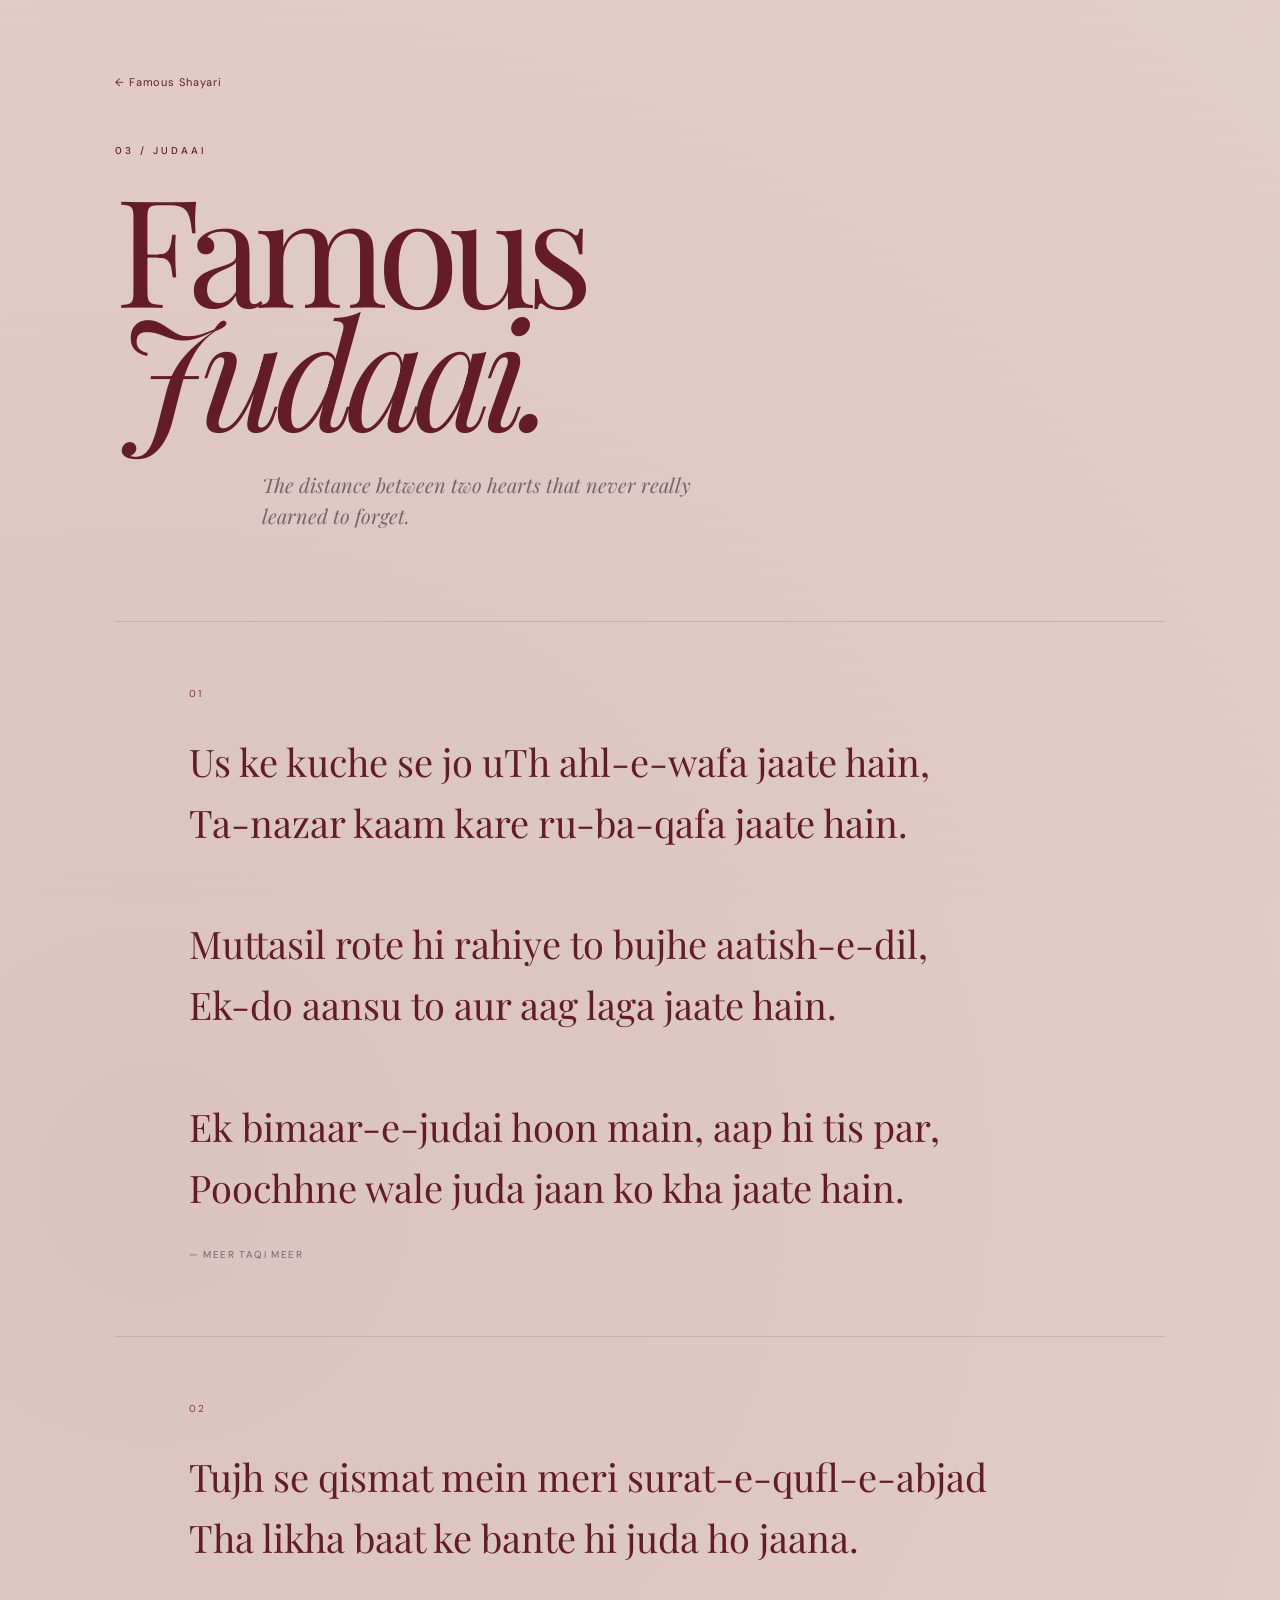
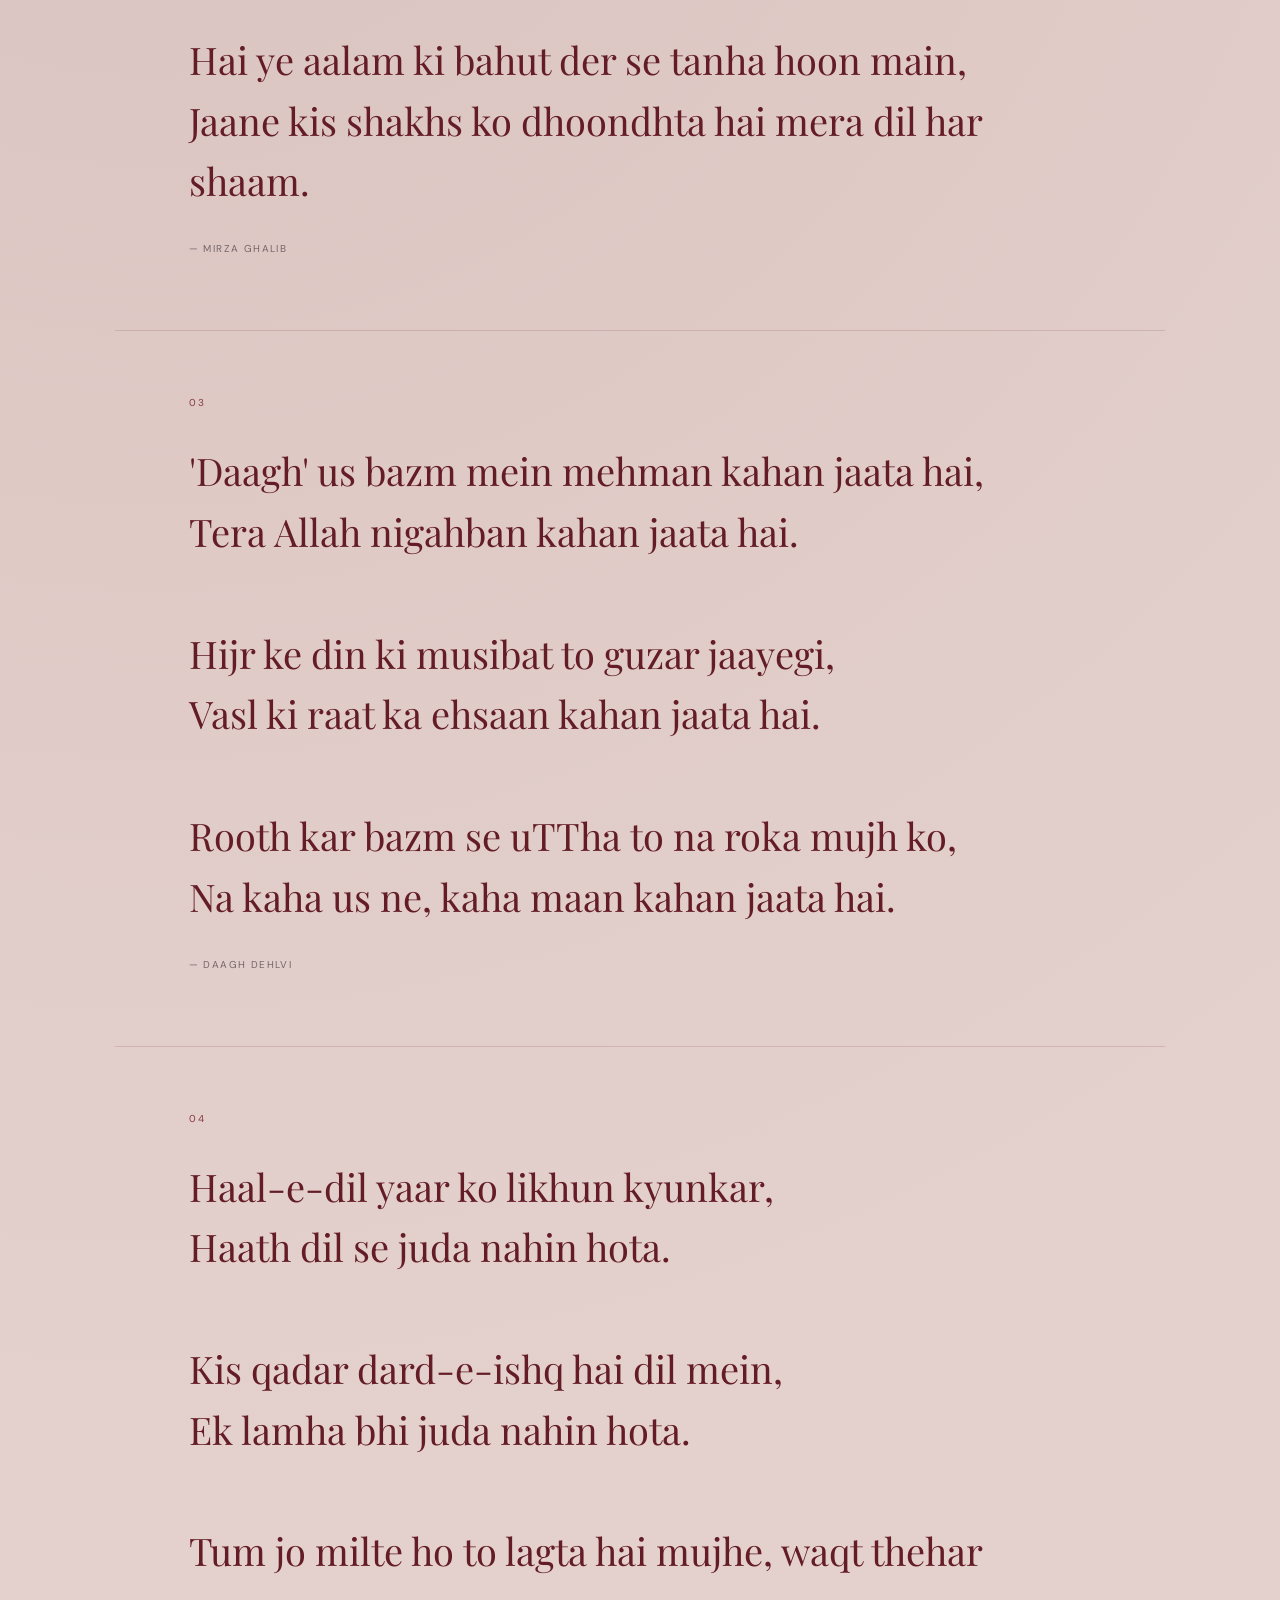
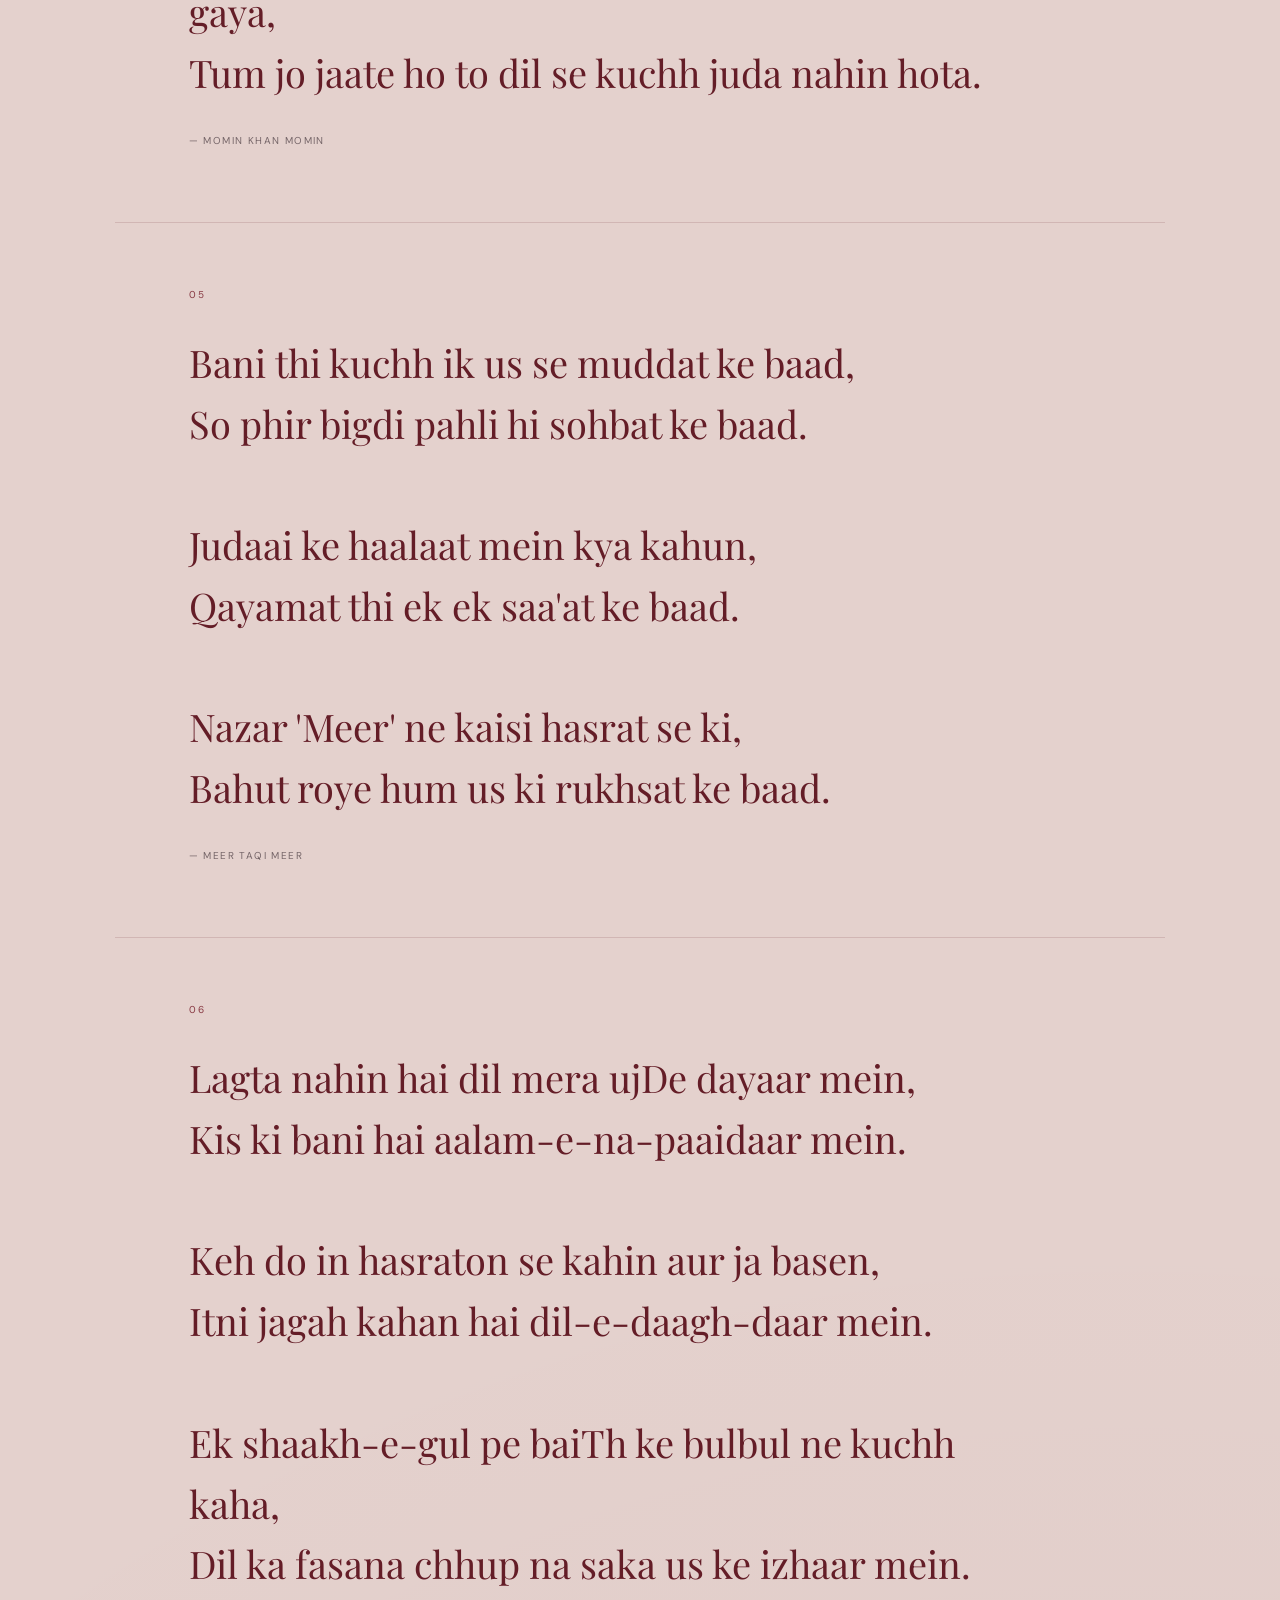
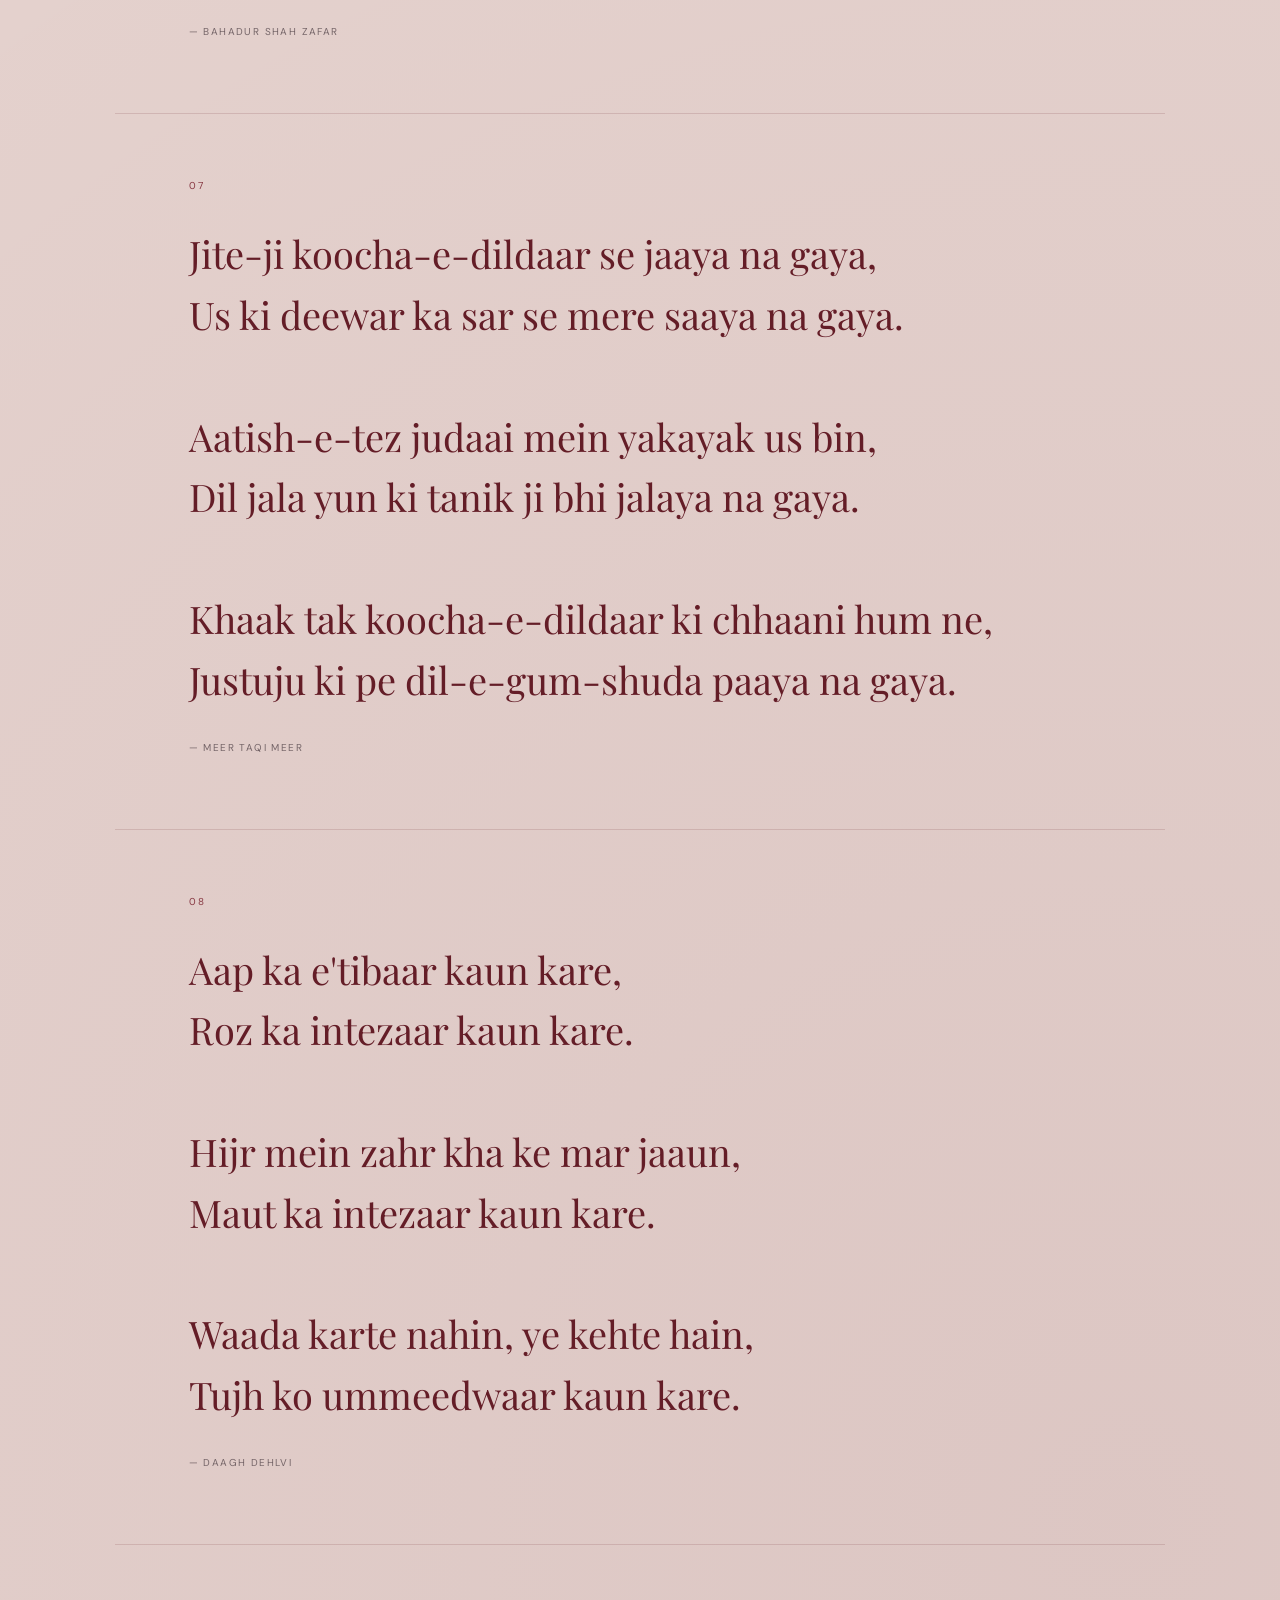
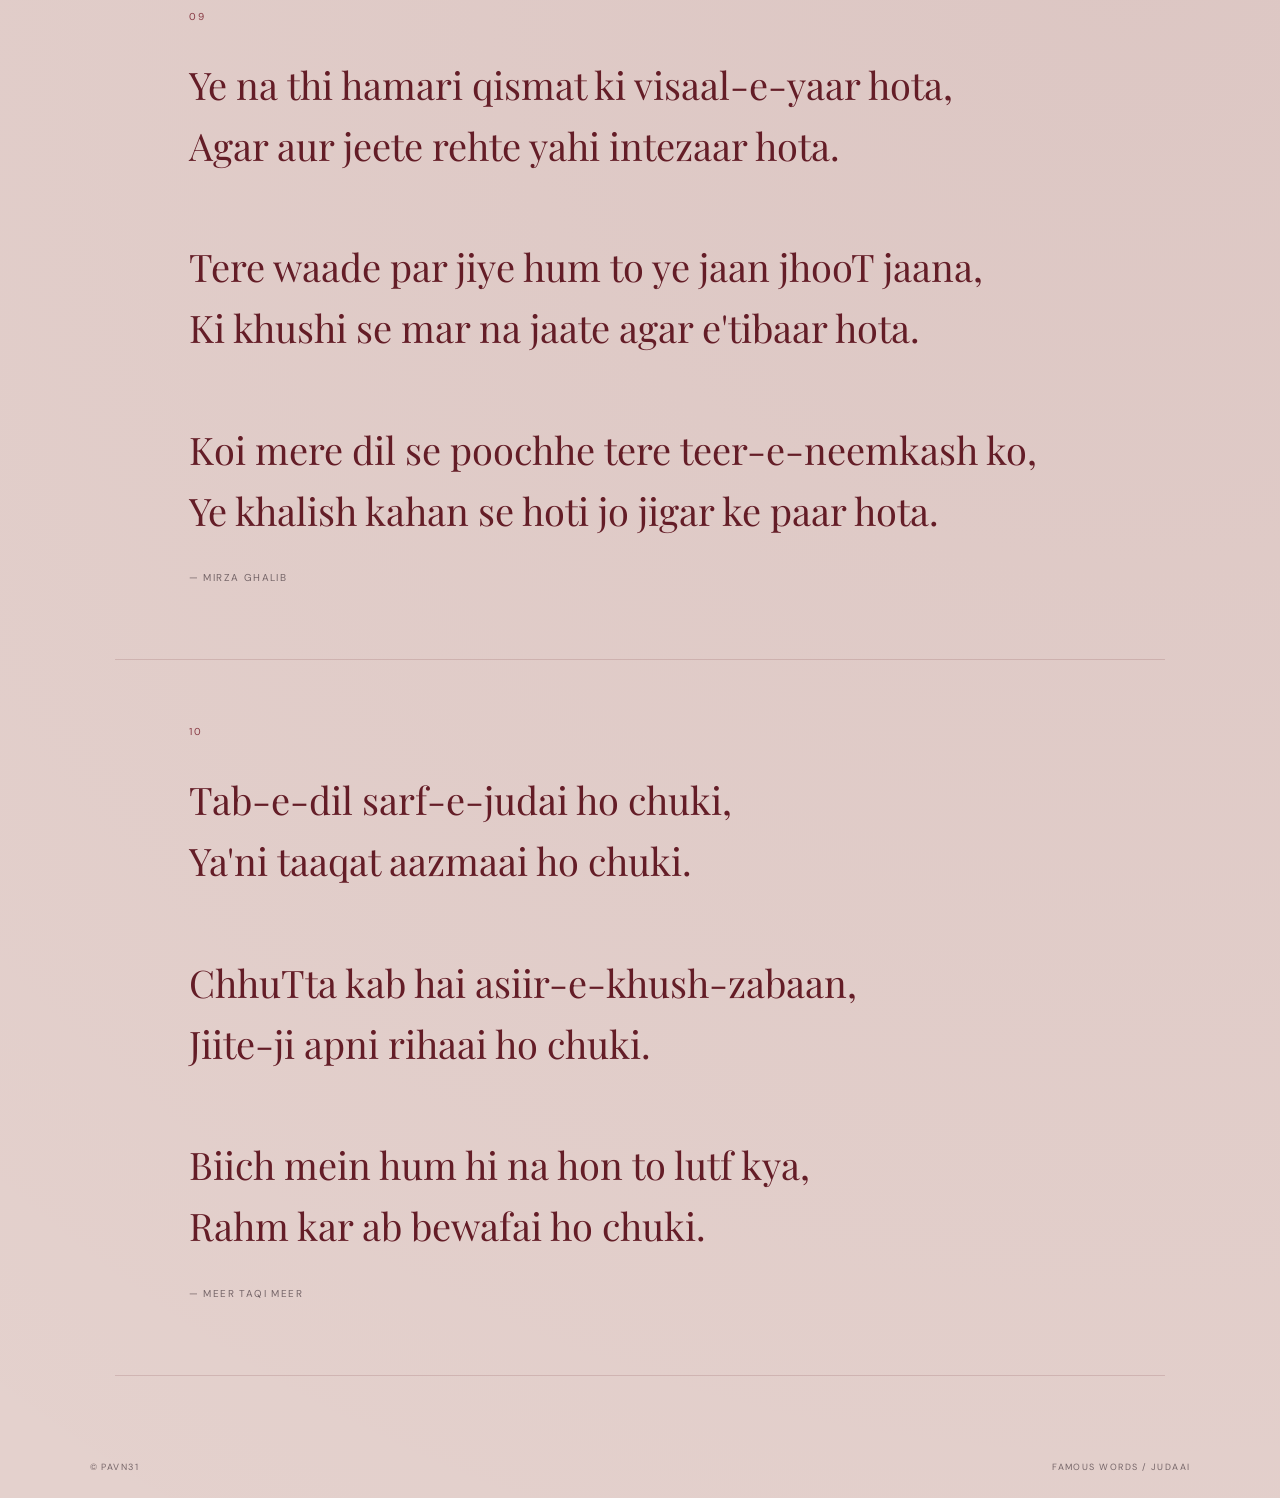
<file: famous/judaai.html>
<!doctype html>

<html lang="en">
  <head>
    <meta charset="UTF-8" />
    <meta name="viewport" content="width=device-width, initial-scale=1.0" />

    <title>Judaai — Famous Shayari</title>

    <link rel="stylesheet" href="../style.css" />

    <style>
      .famous-shayari-page {
        width: 100%;
        max-width: 1050px;
        margin: 0 auto;
      }

      .famous-shayari-header {
        padding-bottom: 90px;
      }

      .famous-shayari-header .back {
        display: inline-block;
        margin-bottom: 55px;
        color: var(--cherry);
        font-size: 11px;
        letter-spacing: 0.08em;
        text-decoration: none;
      }

      .famous-shayari-header h1 {
        color: var(--cherry);
        font-family: "Playfair Display", serif;
        font-size: clamp(75px, 13vw, 150px);
        font-weight: 400;
        line-height: 0.82;
        letter-spacing: -0.065em;
      }

      .famous-shayari-header h1 em {
        font-weight: 400;
      }

      .famous-shayari-intro {
        width: min(440px, 90%);
        margin-top: 38px;
        margin-left: 14%;
        color: var(--muted);
        font-family: "Playfair Display", serif;
        font-size: 20px;
        font-style: italic;
        line-height: 1.55;
      }

      .famous-shayari-list {
        display: flex;
        flex-direction: column;
      }

      .famous-shayari-block {
        padding: 65px 7% 75px;
        border-top: 1px solid var(--border);
      }

      .famous-shayari-block:last-child {
        border-bottom: 1px solid var(--border);
      }

      .famous-number {
        display: block;
        margin-bottom: 32px;
        color: var(--cherry-soft);
        font-size: 10px;
        letter-spacing: 0.22em;
      }

      .famous-text {
        max-width: 850px;
        color: var(--cherry);
        font-family: "Playfair Display", serif;
        font-size: clamp(23px, 3vw, 38px);
        font-weight: 400;
        line-height: 1.6;
      }

      .poet {
        display: block;
        margin-top: 30px;
        color: var(--muted);
        font-family: "DM Sans", sans-serif;
        font-size: 10px;
        letter-spacing: 0.14em;
        text-transform: uppercase;
      }

      @media (max-width: 700px) {
        .famous-shayari-header {
          padding-bottom: 60px;
        }

        .famous-shayari-header .back {
          margin-bottom: 40px;
        }

        .famous-shayari-intro {
          width: 90%;
          margin-left: 3%;
          font-size: 19px;
        }

        .famous-shayari-block {
          padding: 45px 5% 55px;
        }

        .famous-number {
          margin-bottom: 25px;
        }

        .famous-text {
          font-size: 23px;
          line-height: 1.65;
        }
      }
    </style>
  </head>

  <body>
    <main>
      <section class="famous-shayari-page">
        <header class="famous-shayari-header">
          <a href="../pages/famous-shayari.html" class="back">
            ← Famous Shayari
          </a>

          <p class="eyebrow">03 / JUDAAI</p>

          <h1>
            Famous<br />
            <em>Judaai.</em>
          </h1>

          <p class="famous-shayari-intro">
            The distance between two hearts that never really learned to forget.
          </p>
        </header>

        <section class="famous-shayari-list">
          <!-- 01 / MEER TAQI MEER -->

          <article class="famous-shayari-block">
            <span class="famous-number">01</span>

            <p class="famous-text">
              Us ke kuche se jo uTh ahl-e-wafa jaate hain,<br />
              Ta-nazar kaam kare ru-ba-qafa jaate hain.<br /><br />

              Muttasil rote hi rahiye to bujhe aatish-e-dil,<br />
              Ek-do aansu to aur aag laga jaate hain.<br /><br />

              Ek bimaar-e-judai hoon main, aap hi tis par,<br />
              Poochhne wale juda jaan ko kha jaate hain.
            </p>

            <span class="poet"> — Meer Taqi Meer </span>
          </article>

          <!-- 02 / MIRZA GHALIB -->

          <article class="famous-shayari-block">
            <span class="famous-number">02</span>

            <p class="famous-text">
              Tujh se qismat mein meri surat-e-qufl-e-abjad<br />
              Tha likha baat ke bante hi juda ho jaana.<br /><br />

              Hai ye aalam ki bahut der se tanha hoon main,<br />
              Jaane kis shakhs ko dhoondhta hai mera dil har shaam.
            </p>

            <span class="poet"> — Mirza Ghalib </span>
          </article>

          <!-- 03 / DAAGH DEHLVI -->

          <article class="famous-shayari-block">
            <span class="famous-number">03</span>

            <p class="famous-text">
              'Daagh' us bazm mein mehman kahan jaata hai,<br />
              Tera Allah nigahban kahan jaata hai.<br /><br />

              Hijr ke din ki musibat to guzar jaayegi,<br />
              Vasl ki raat ka ehsaan kahan jaata hai.<br /><br />

              Rooth kar bazm se uTTha to na roka mujh ko,<br />
              Na kaha us ne, kaha maan kahan jaata hai.
            </p>

            <span class="poet"> — Daagh Dehlvi </span>
          </article>

          <!-- 04 / MOMIN KHAN MOMIN -->

          <article class="famous-shayari-block">
            <span class="famous-number">04</span>

            <p class="famous-text">
              Haal-e-dil yaar ko likhun kyunkar,<br />
              Haath dil se juda nahin hota.<br /><br />

              Kis qadar dard-e-ishq hai dil mein,<br />
              Ek lamha bhi juda nahin hota.<br /><br />

              Tum jo milte ho to lagta hai mujhe, waqt thehar gaya,<br />
              Tum jo jaate ho to dil se kuchh juda nahin hota.
            </p>

            <span class="poet"> — Momin Khan Momin </span>
          </article>

          <!-- 05 / MEER TAQI MEER -->

          <article class="famous-shayari-block">
            <span class="famous-number">05</span>

            <p class="famous-text">
              Bani thi kuchh ik us se muddat ke baad,<br />
              So phir bigdi pahli hi sohbat ke baad.<br /><br />

              Judaai ke haalaat mein kya kahun,<br />
              Qayamat thi ek ek saa'at ke baad.<br /><br />

              Nazar 'Meer' ne kaisi hasrat se ki,<br />
              Bahut roye hum us ki rukhsat ke baad.
            </p>

            <span class="poet"> — Meer Taqi Meer </span>
          </article>

          <!-- 06 / BAHADUR SHAH ZAFAR -->

          <article class="famous-shayari-block">
            <span class="famous-number">06</span>

            <p class="famous-text">
              Lagta nahin hai dil mera ujDe dayaar mein,<br />
              Kis ki bani hai aalam-e-na-paaidaar mein.<br /><br />

              Keh do in hasraton se kahin aur ja basen,<br />
              Itni jagah kahan hai dil-e-daagh-daar mein.<br /><br />

              Ek shaakh-e-gul pe baiTh ke bulbul ne kuchh kaha,<br />
              Dil ka fasana chhup na saka us ke izhaar mein.
            </p>

            <span class="poet"> — Bahadur Shah Zafar </span>
          </article>

          <!-- 07 / MEER TAQI MEER -->

          <article class="famous-shayari-block">
            <span class="famous-number">07</span>

            <p class="famous-text">
              Jite-ji koocha-e-dildaar se jaaya na gaya,<br />
              Us ki deewar ka sar se mere saaya na gaya.<br /><br />

              Aatish-e-tez judaai mein yakayak us bin,<br />
              Dil jala yun ki tanik ji bhi jalaya na gaya.<br /><br />

              Khaak tak koocha-e-dildaar ki chhaani hum ne,<br />
              Justuju ki pe dil-e-gum-shuda paaya na gaya.
            </p>

            <span class="poet"> — Meer Taqi Meer </span>
          </article>

          <!-- 08 / DAAGH DEHLVI -->

          <article class="famous-shayari-block">
            <span class="famous-number">08</span>

            <p class="famous-text">
              Aap ka e'tibaar kaun kare,<br />
              Roz ka intezaar kaun kare.<br /><br />

              Hijr mein zahr kha ke mar jaaun,<br />
              Maut ka intezaar kaun kare.<br /><br />

              Waada karte nahin, ye kehte hain,<br />
              Tujh ko ummeedwaar kaun kare.
            </p>

            <span class="poet"> — Daagh Dehlvi </span>
          </article>

          <!-- 09 / MIRZA GHALIB -->

          <article class="famous-shayari-block">
            <span class="famous-number">09</span>

            <p class="famous-text">
              Ye na thi hamari qismat ki visaal-e-yaar hota,<br />
              Agar aur jeete rehte yahi intezaar hota.<br /><br />

              Tere waade par jiye hum to ye jaan jhooT jaana,<br />
              Ki khushi se mar na jaate agar e'tibaar hota.<br /><br />

              Koi mere dil se poochhe tere teer-e-neemkash ko,<br />
              Ye khalish kahan se hoti jo jigar ke paar hota.
            </p>

            <span class="poet"> — Mirza Ghalib </span>
          </article>

          <!-- 10 / MEER TAQI MEER -->

          <article class="famous-shayari-block">
            <span class="famous-number">10</span>

            <p class="famous-text">
              Tab-e-dil sarf-e-judai ho chuki,<br />
              Ya'ni taaqat aazmaai ho chuki.<br /><br />

              ChhuTta kab hai asiir-e-khush-zabaan,<br />
              Jiite-ji apni rihaai ho chuki.<br /><br />

              Biich mein hum hi na hon to lutf kya,<br />
              Rahm kar ab bewafai ho chuki.
            </p>

            <span class="poet"> — Meer Taqi Meer </span>
          </article>
        </section>
      </section>
    </main>

    <footer>
      <span>© Pavn31</span>
      <span>famous words / judaai</span>
    </footer>
  </body>
</html>
</file>
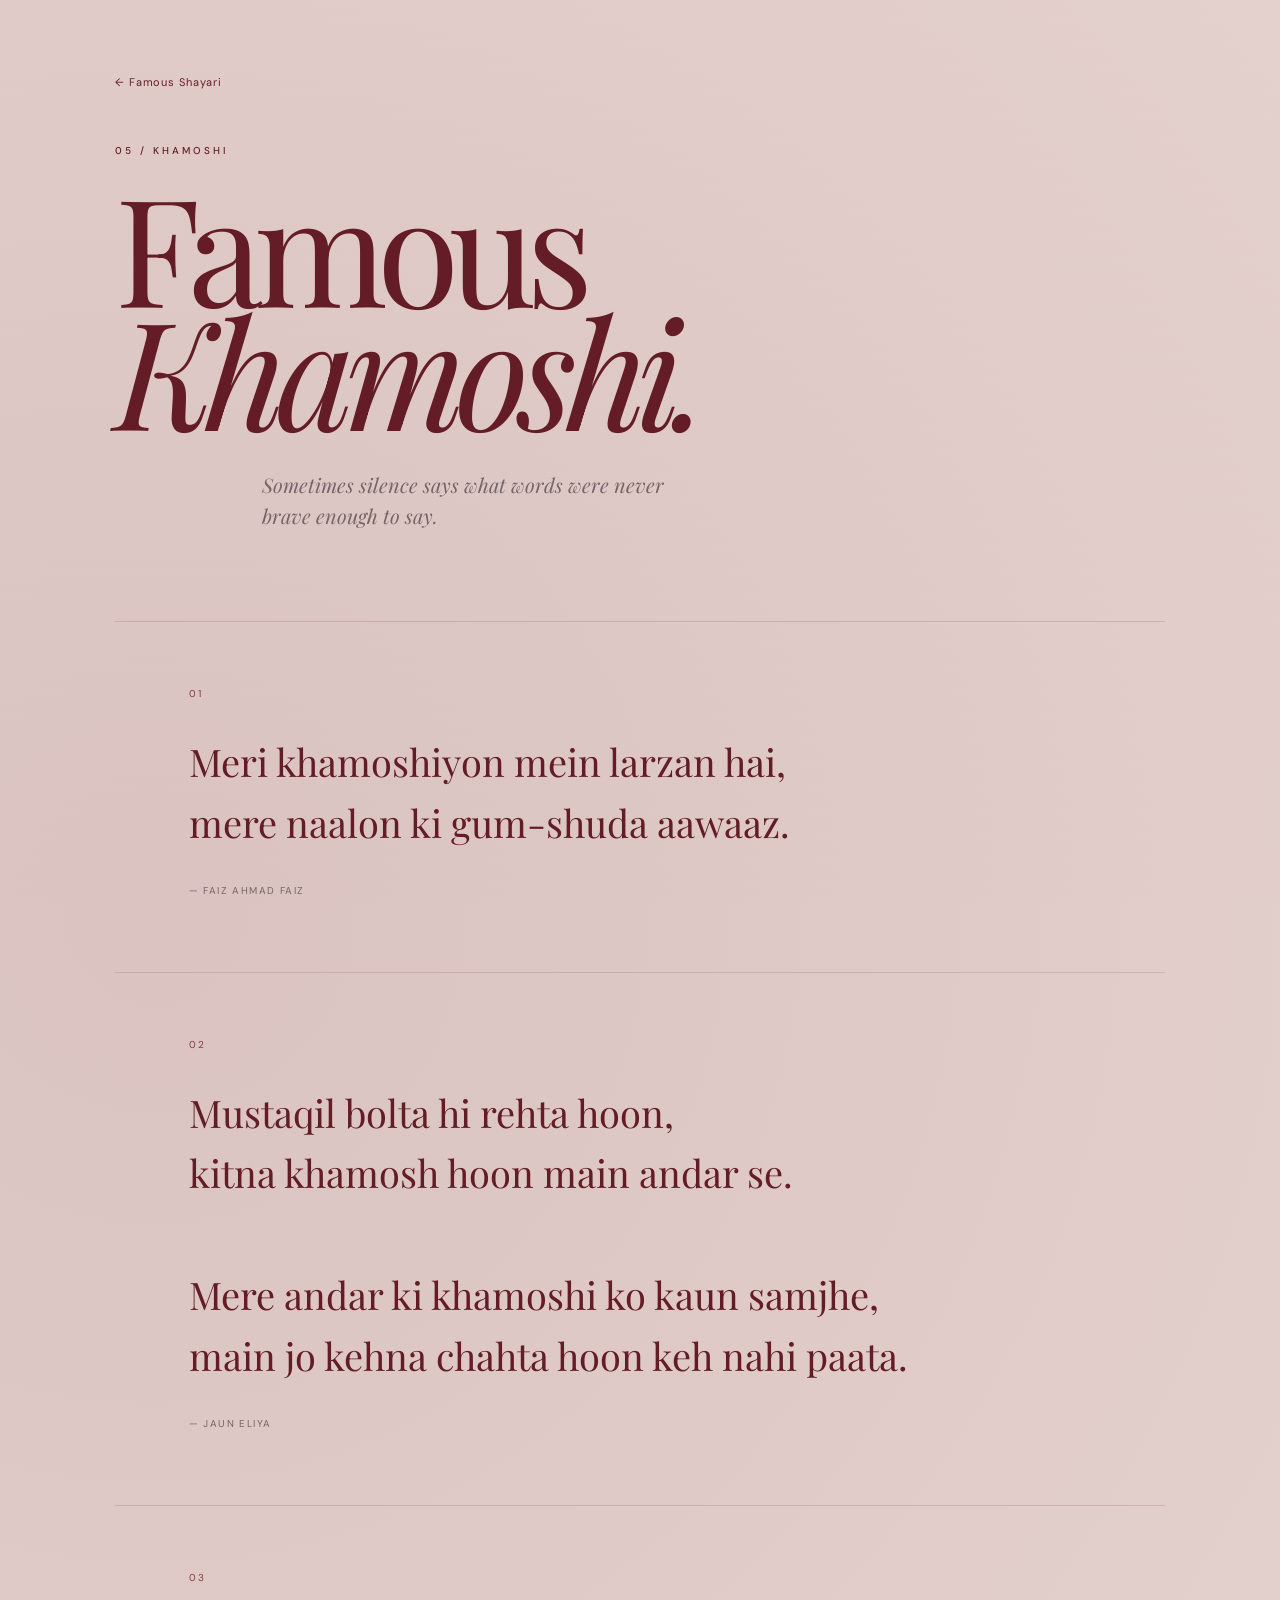
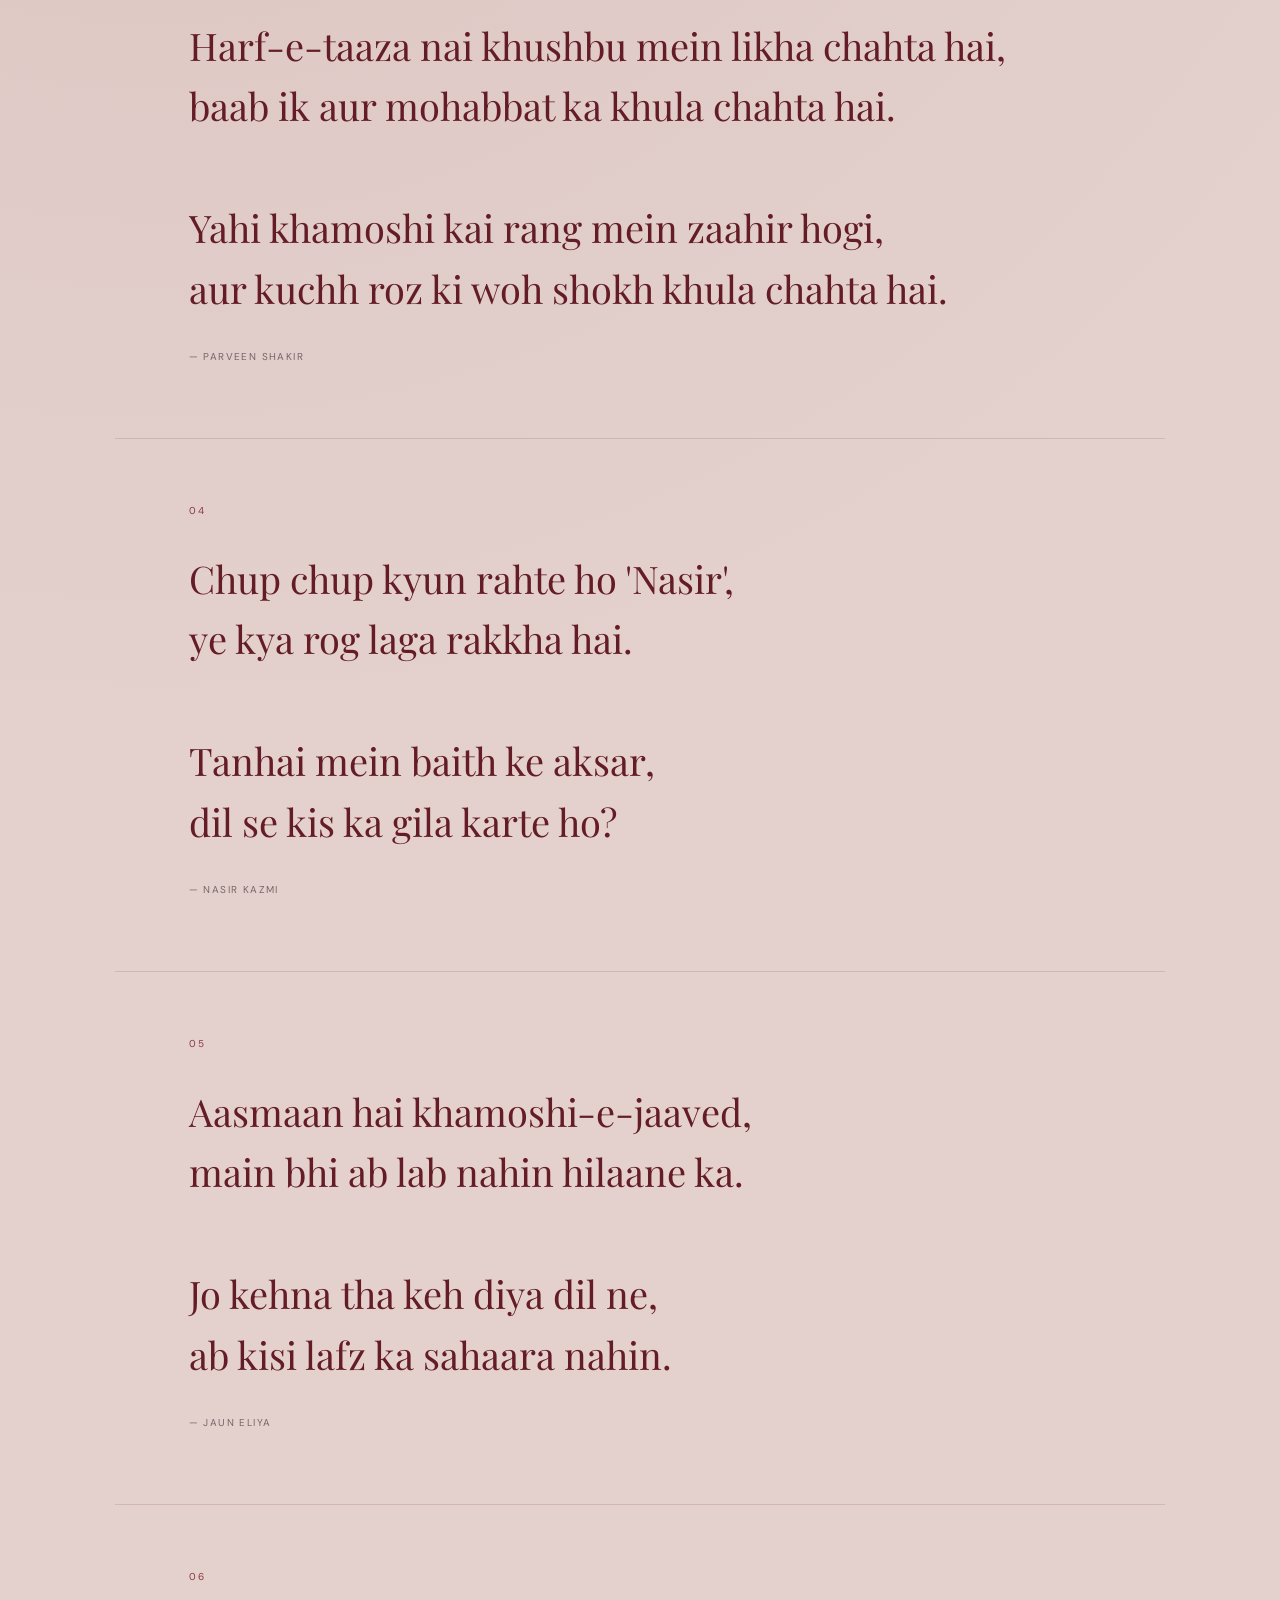
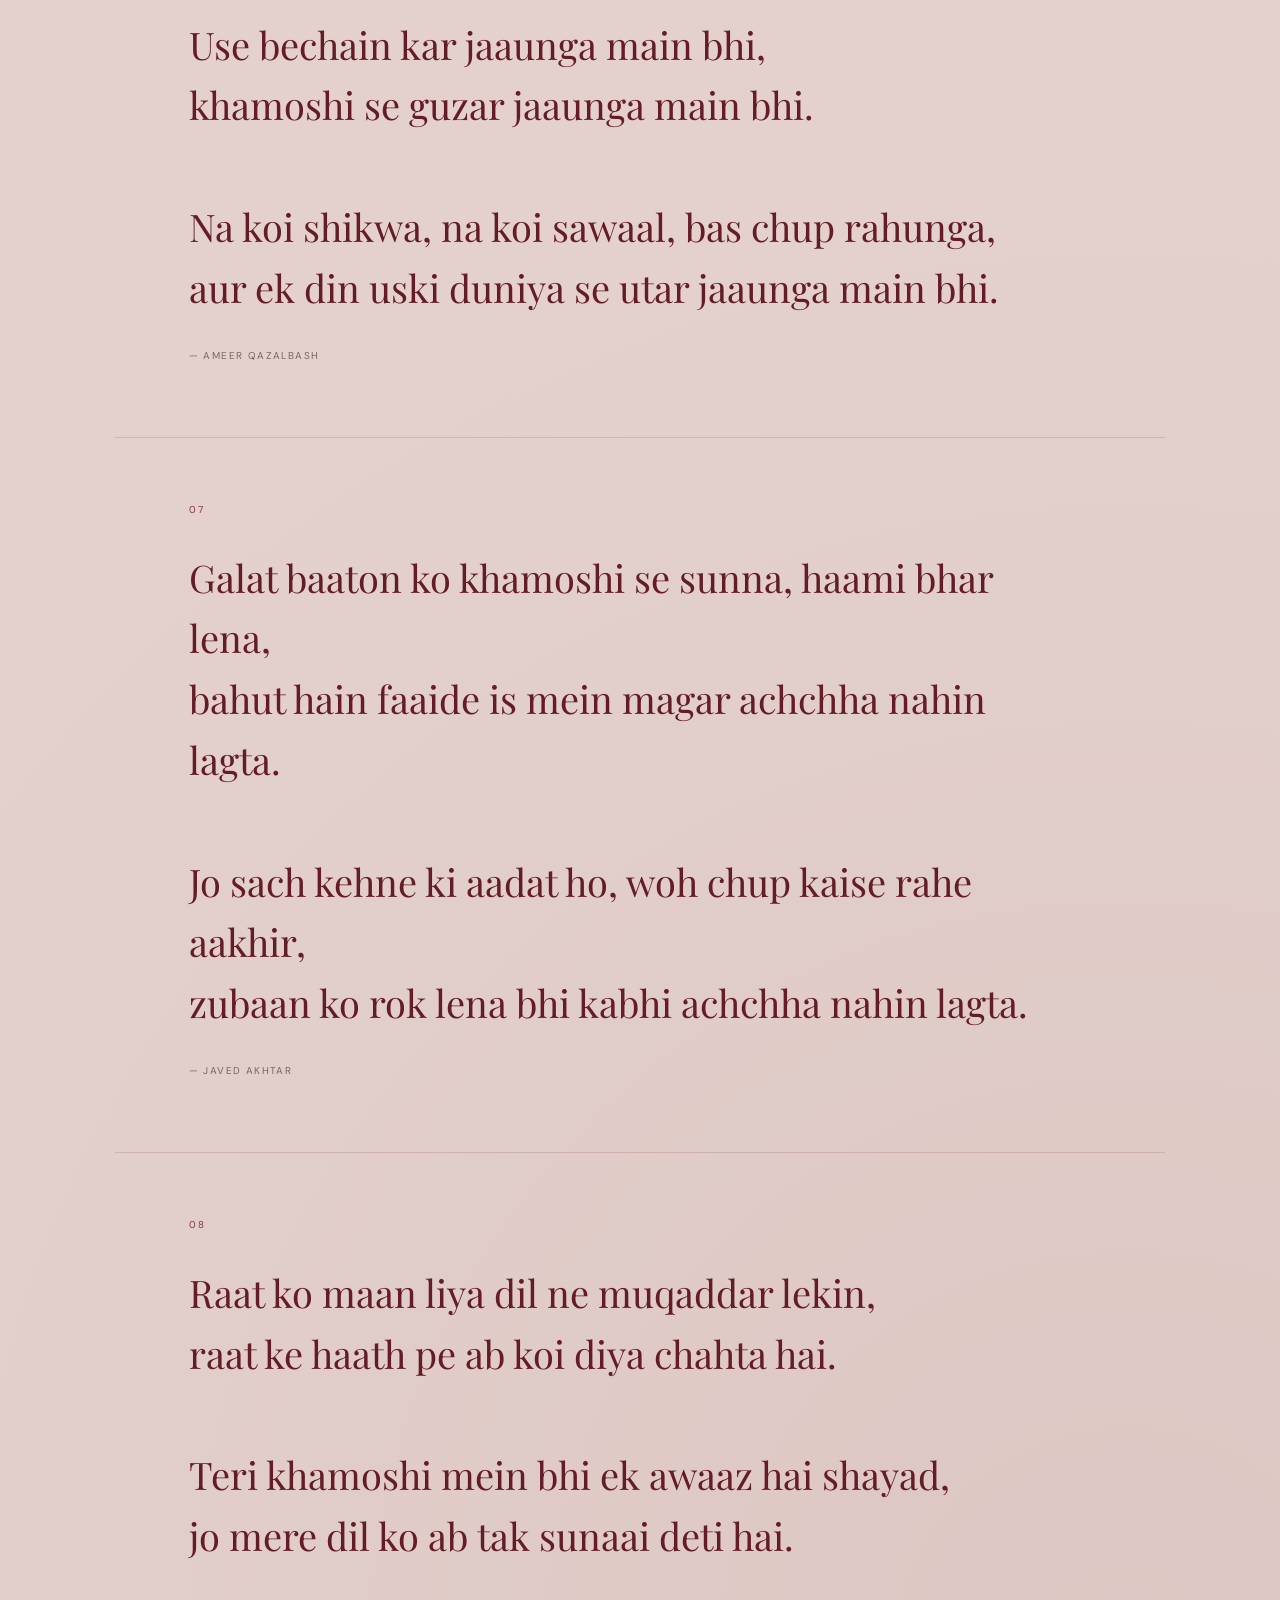
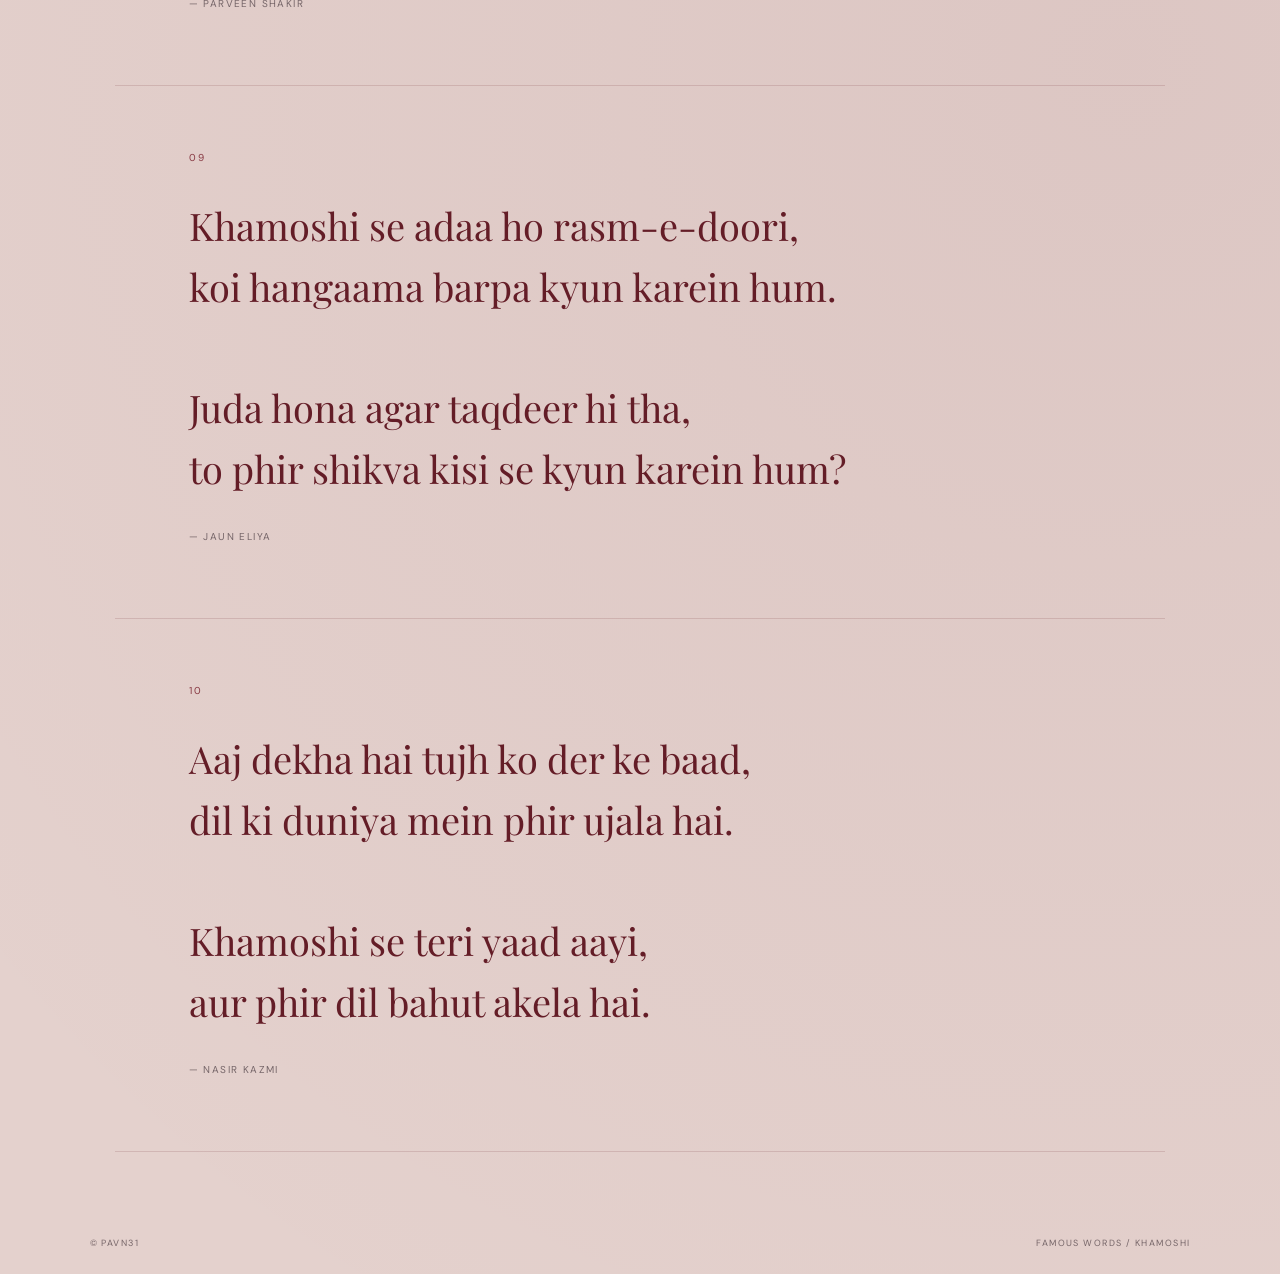
<file: famous/khamoshi.html>
<!doctype html>

<html lang="en">
  <head>
    <meta charset="UTF-8" />
    <meta name="viewport" content="width=device-width, initial-scale=1.0" />

    <title>Khamoshi — Famous Shayari</title>

    <link rel="stylesheet" href="../style.css" />

    <style>
      .famous-shayari-page {
        width: 100%;
        max-width: 1050px;
        margin: 0 auto;
      }

      .famous-shayari-header {
        padding-bottom: 90px;
      }

      .famous-shayari-header .back {
        display: inline-block;
        margin-bottom: 55px;
        color: var(--cherry);
        font-size: 11px;
        letter-spacing: 0.08em;
        text-decoration: none;
      }

      .famous-shayari-header h1 {
        color: var(--cherry);
        font-family: "Playfair Display", serif;
        font-size: clamp(75px, 13vw, 150px);
        font-weight: 400;
        line-height: 0.82;
        letter-spacing: -0.065em;
      }

      .famous-shayari-header h1 em {
        font-weight: 400;
      }

      .famous-shayari-intro {
        width: min(440px, 90%);
        margin-top: 38px;
        margin-left: 14%;
        color: var(--muted);
        font-family: "Playfair Display", serif;
        font-size: 20px;
        font-style: italic;
        line-height: 1.55;
      }

      .famous-shayari-list {
        display: flex;
        flex-direction: column;
      }

      .famous-shayari-block {
        padding: 65px 7% 75px;
        border-top: 1px solid var(--border);
      }

      .famous-shayari-block:last-child {
        border-bottom: 1px solid var(--border);
      }

      .famous-number {
        display: block;
        margin-bottom: 32px;
        color: var(--cherry-soft);
        font-size: 10px;
        letter-spacing: 0.22em;
      }

      .famous-text {
        max-width: 850px;
        color: var(--cherry);
        font-family: "Playfair Display", serif;
        font-size: clamp(23px, 3vw, 38px);
        font-weight: 400;
        line-height: 1.6;
      }

      .poet {
        display: block;
        margin-top: 30px;
        color: var(--muted);
        font-family: "DM Sans", sans-serif;
        font-size: 10px;
        letter-spacing: 0.14em;
        text-transform: uppercase;
      }

      @media (max-width: 700px) {
        .famous-shayari-header {
          padding-bottom: 60px;
        }

        .famous-shayari-header .back {
          margin-bottom: 40px;
        }

        .famous-shayari-intro {
          width: 90%;
          margin-left: 3%;
          font-size: 19px;
        }

        .famous-shayari-block {
          padding: 45px 5% 55px;
        }

        .famous-number {
          margin-bottom: 25px;
        }

        .famous-text {
          font-size: 23px;
          line-height: 1.65;
        }
      }
    </style>
  </head>

  <body>
    <main>
      <section class="famous-shayari-page">
        <header class="famous-shayari-header">
          <a href="../pages/famous-shayari.html" class="back">
            ← Famous Shayari
          </a>

          <p class="eyebrow">05 / KHAMOSHI</p>

          <h1>
            Famous<br />
            <em>Khamoshi.</em>
          </h1>

          <p class="famous-shayari-intro">
            Sometimes silence says what words were never brave enough to say.
          </p>
        </header>

        <section class="famous-shayari-list">
          <!-- 01 / FAIZ AHMAD FAIZ -->

          <article class="famous-shayari-block">
            <span class="famous-number">01</span>

            <p class="famous-text">
              Meri khamoshiyon mein larzan hai,<br />
              mere naalon ki gum-shuda aawaaz.
            </p>

            <span class="poet"> — Faiz Ahmad Faiz </span>
          </article>

          <!-- 02 / JAUN ELIYA -->

          <article class="famous-shayari-block">
            <span class="famous-number">02</span>

            <p class="famous-text">
              Mustaqil bolta hi rehta hoon,<br />
              kitna khamosh hoon main andar se.<br /><br />

              Mere andar ki khamoshi ko kaun samjhe,<br />
              main jo kehna chahta hoon keh nahi paata.
            </p>

            <span class="poet"> — Jaun Eliya </span>
          </article>

          <!-- 03 / PARVEEN SHAKIR -->

          <article class="famous-shayari-block">
            <span class="famous-number">03</span>

            <p class="famous-text">
              Harf-e-taaza nai khushbu mein likha chahta hai,<br />
              baab ik aur mohabbat ka khula chahta hai.<br /><br />

              Yahi khamoshi kai rang mein zaahir hogi,<br />
              aur kuchh roz ki woh shokh khula chahta hai.
            </p>

            <span class="poet"> — Parveen Shakir </span>
          </article>

          <!-- 04 / NASIR KAZMI -->

          <article class="famous-shayari-block">
            <span class="famous-number">04</span>

            <p class="famous-text">
              Chup chup kyun rahte ho 'Nasir',<br />
              ye kya rog laga rakkha hai.<br /><br />

              Tanhai mein baith ke aksar,<br />
              dil se kis ka gila karte ho?
            </p>

            <span class="poet"> — Nasir Kazmi </span>
          </article>

          <!-- 05 / JAUN ELIYA -->

          <article class="famous-shayari-block">
            <span class="famous-number">05</span>

            <p class="famous-text">
              Aasmaan hai khamoshi-e-jaaved,<br />
              main bhi ab lab nahin hilaane ka.<br /><br />

              Jo kehna tha keh diya dil ne,<br />
              ab kisi lafz ka sahaara nahin.
            </p>

            <span class="poet"> — Jaun Eliya </span>
          </article>

          <!-- 06 / AMEER QAZALBASH -->

          <article class="famous-shayari-block">
            <span class="famous-number">06</span>

            <p class="famous-text">
              Use bechain kar jaaunga main bhi,<br />
              khamoshi se guzar jaaunga main bhi.<br /><br />

              Na koi shikwa, na koi sawaal, bas chup rahunga,<br />
              aur ek din uski duniya se utar jaaunga main bhi.
            </p>

            <span class="poet"> — Ameer Qazalbash </span>
          </article>

          <!-- 07 / JAVED AKHTAR -->

          <article class="famous-shayari-block">
            <span class="famous-number">07</span>

            <p class="famous-text">
              Galat baaton ko khamoshi se sunna, haami bhar lena,<br />
              bahut hain faaide is mein magar achchha nahin lagta.<br /><br />

              Jo sach kehne ki aadat ho, woh chup kaise rahe aakhir,<br />
              zubaan ko rok lena bhi kabhi achchha nahin lagta.
            </p>

            <span class="poet"> — Javed Akhtar </span>
          </article>

          <!-- 08 / PARVEEN SHAKIR -->

          <article class="famous-shayari-block">
            <span class="famous-number">08</span>

            <p class="famous-text">
              Raat ko maan liya dil ne muqaddar lekin,<br />
              raat ke haath pe ab koi diya chahta hai.<br /><br />

              Teri khamoshi mein bhi ek awaaz hai shayad,<br />
              jo mere dil ko ab tak sunaai deti hai.
            </p>

            <span class="poet"> — Parveen Shakir </span>
          </article>

          <!-- 09 / JAUN ELIYA -->

          <article class="famous-shayari-block">
            <span class="famous-number">09</span>

            <p class="famous-text">
              Khamoshi se adaa ho rasm-e-doori,<br />
              koi hangaama barpa kyun karein hum.<br /><br />

              Juda hona agar taqdeer hi tha,<br />
              to phir shikva kisi se kyun karein hum?
            </p>

            <span class="poet"> — Jaun Eliya </span>
          </article>

          <!-- 10 / NASIR KAZMI -->

          <article class="famous-shayari-block">
            <span class="famous-number">10</span>

            <p class="famous-text">
              Aaj dekha hai tujh ko der ke baad,<br />
              dil ki duniya mein phir ujala hai.<br /><br />

              Khamoshi se teri yaad aayi,<br />
              aur phir dil bahut akela hai.
            </p>

            <span class="poet"> — Nasir Kazmi </span>
          </article>
        </section>
      </section>
    </main>

    <footer>
      <span>© Pavn31</span>
      <span>famous words / khamoshi</span>
    </footer>
  </body>
</html>
</file>
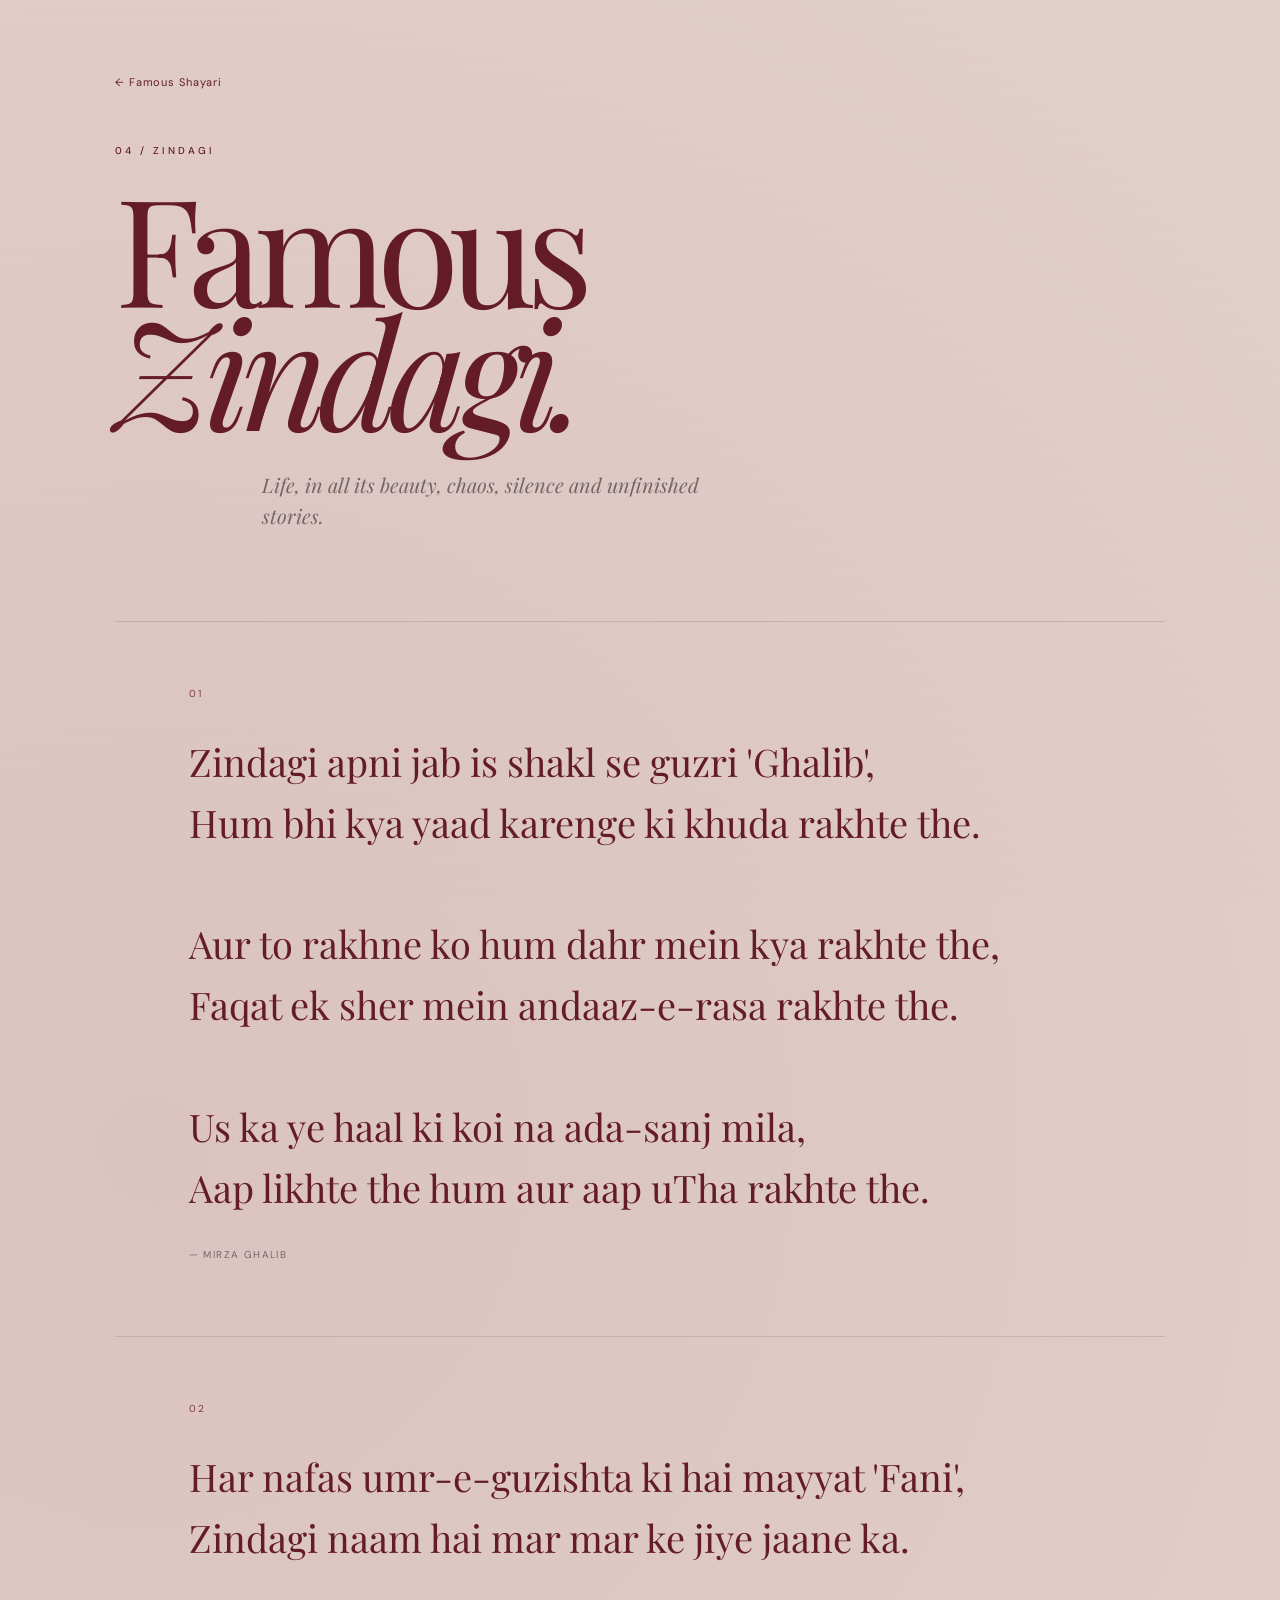
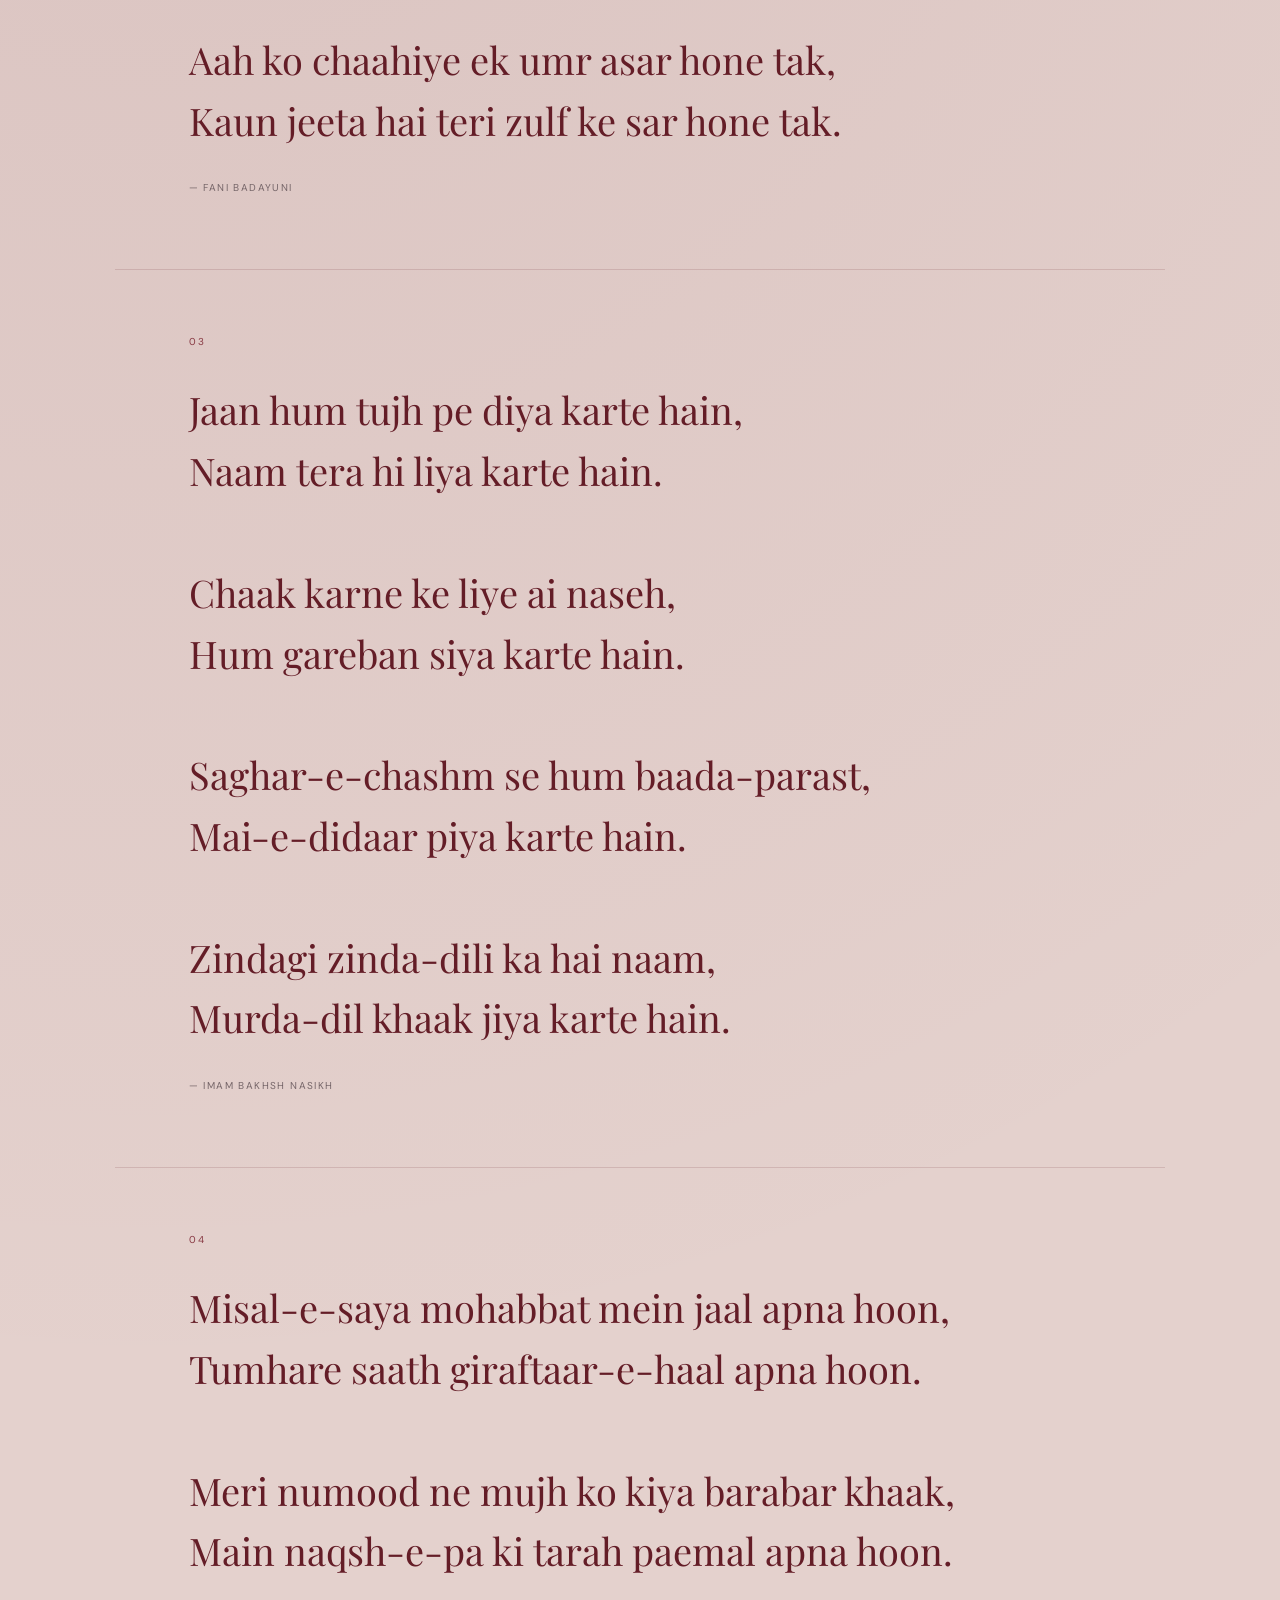
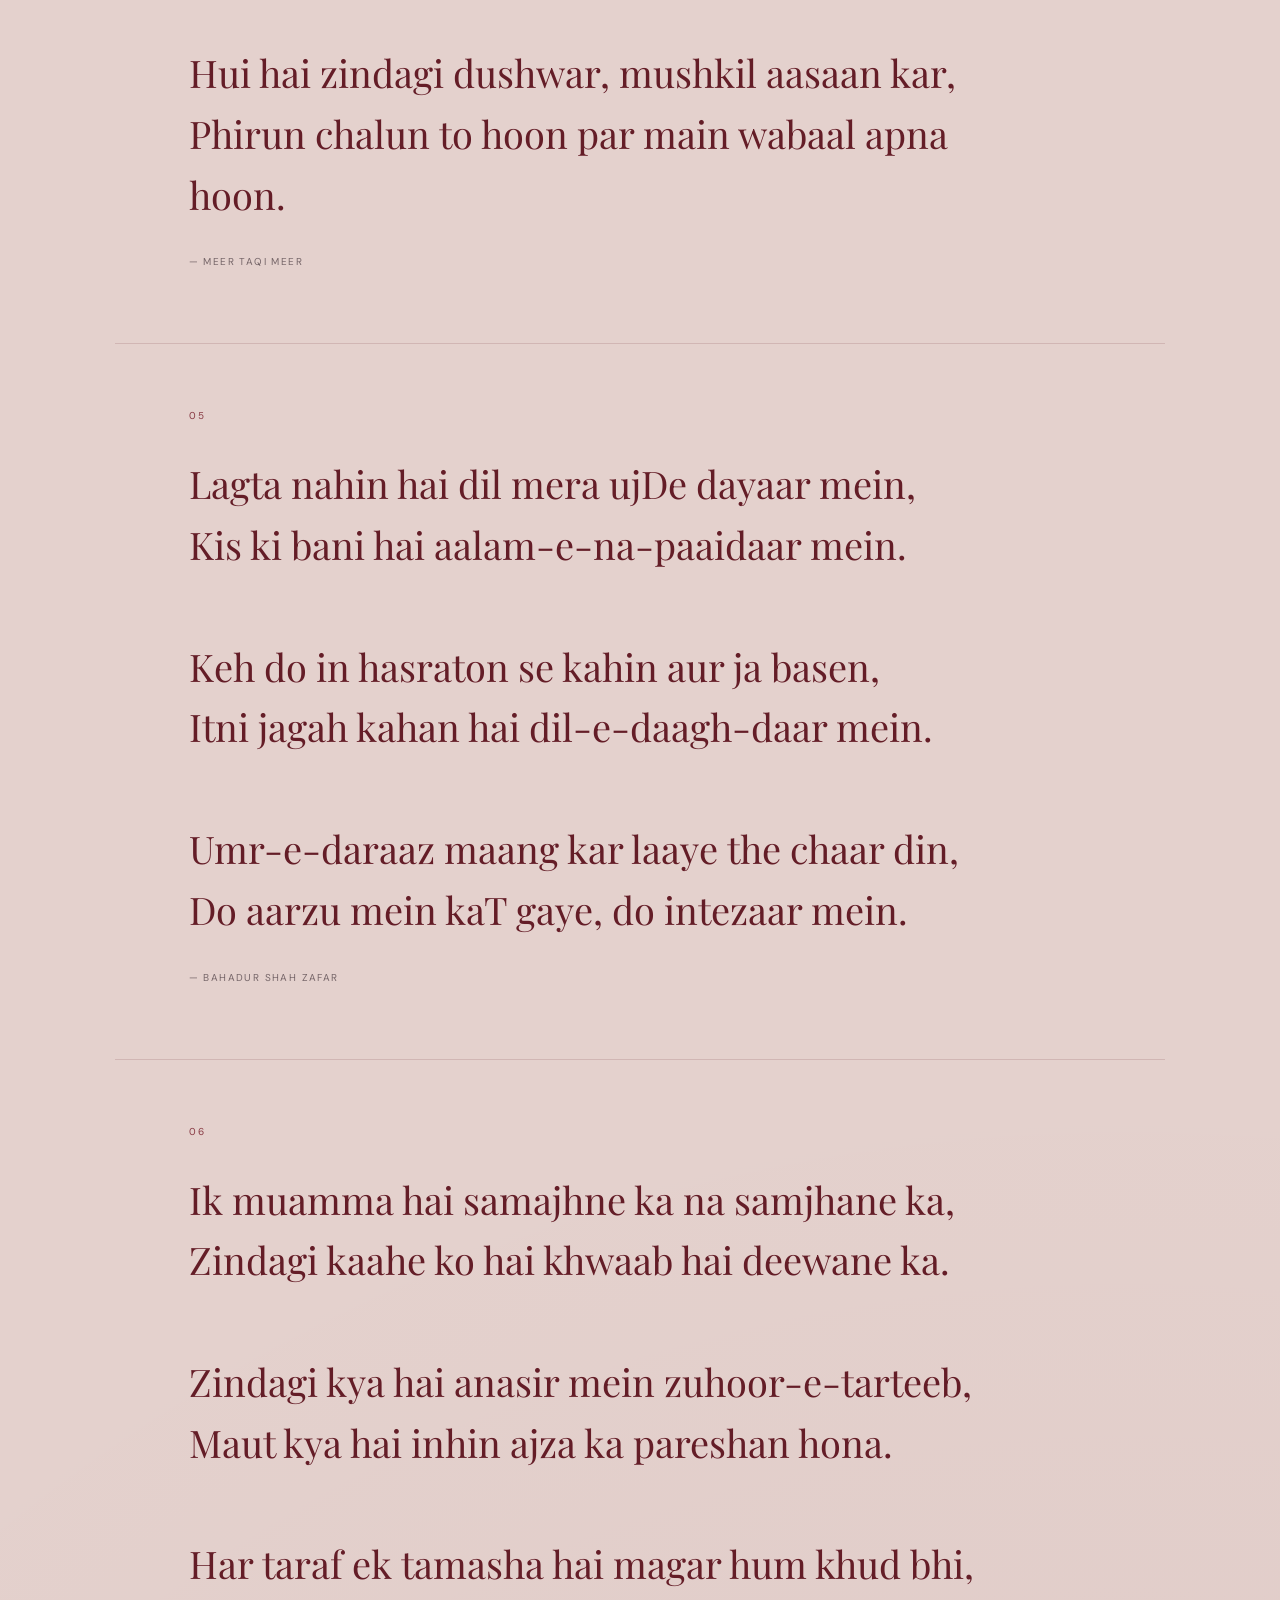
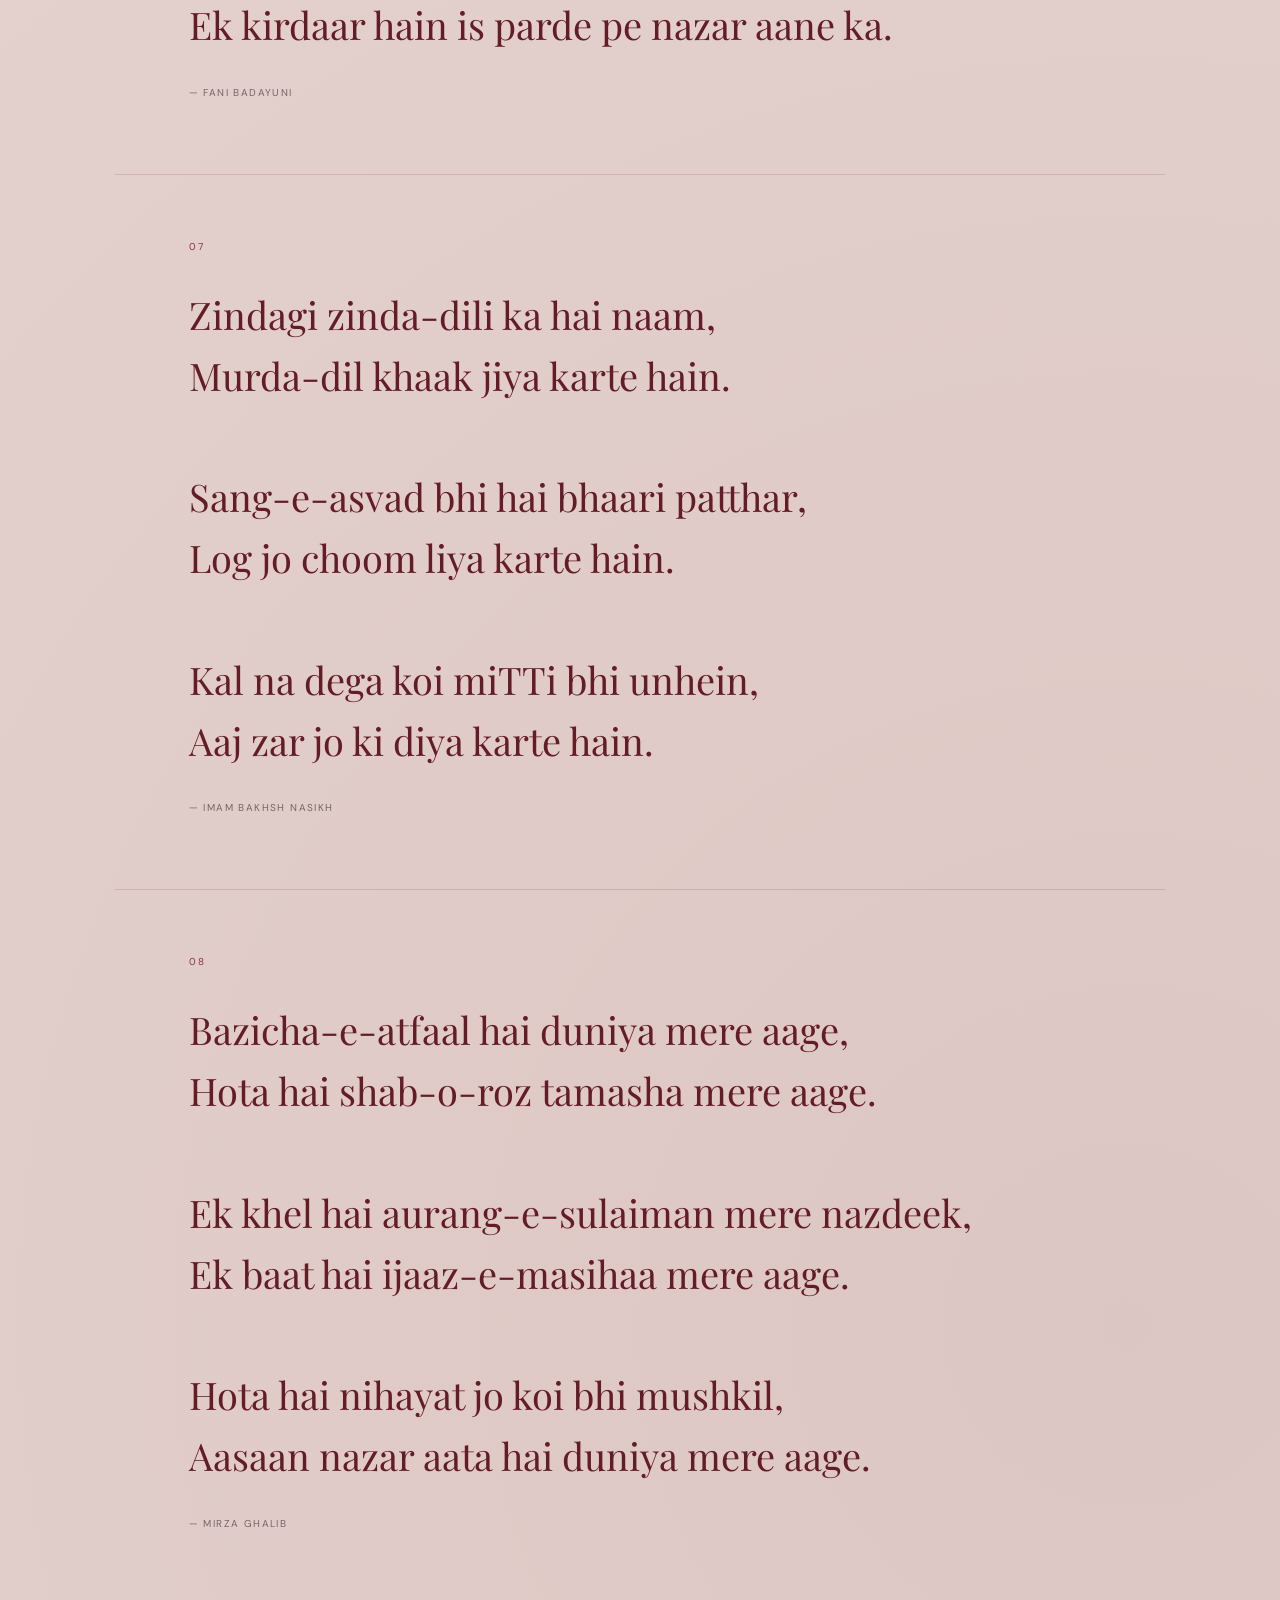
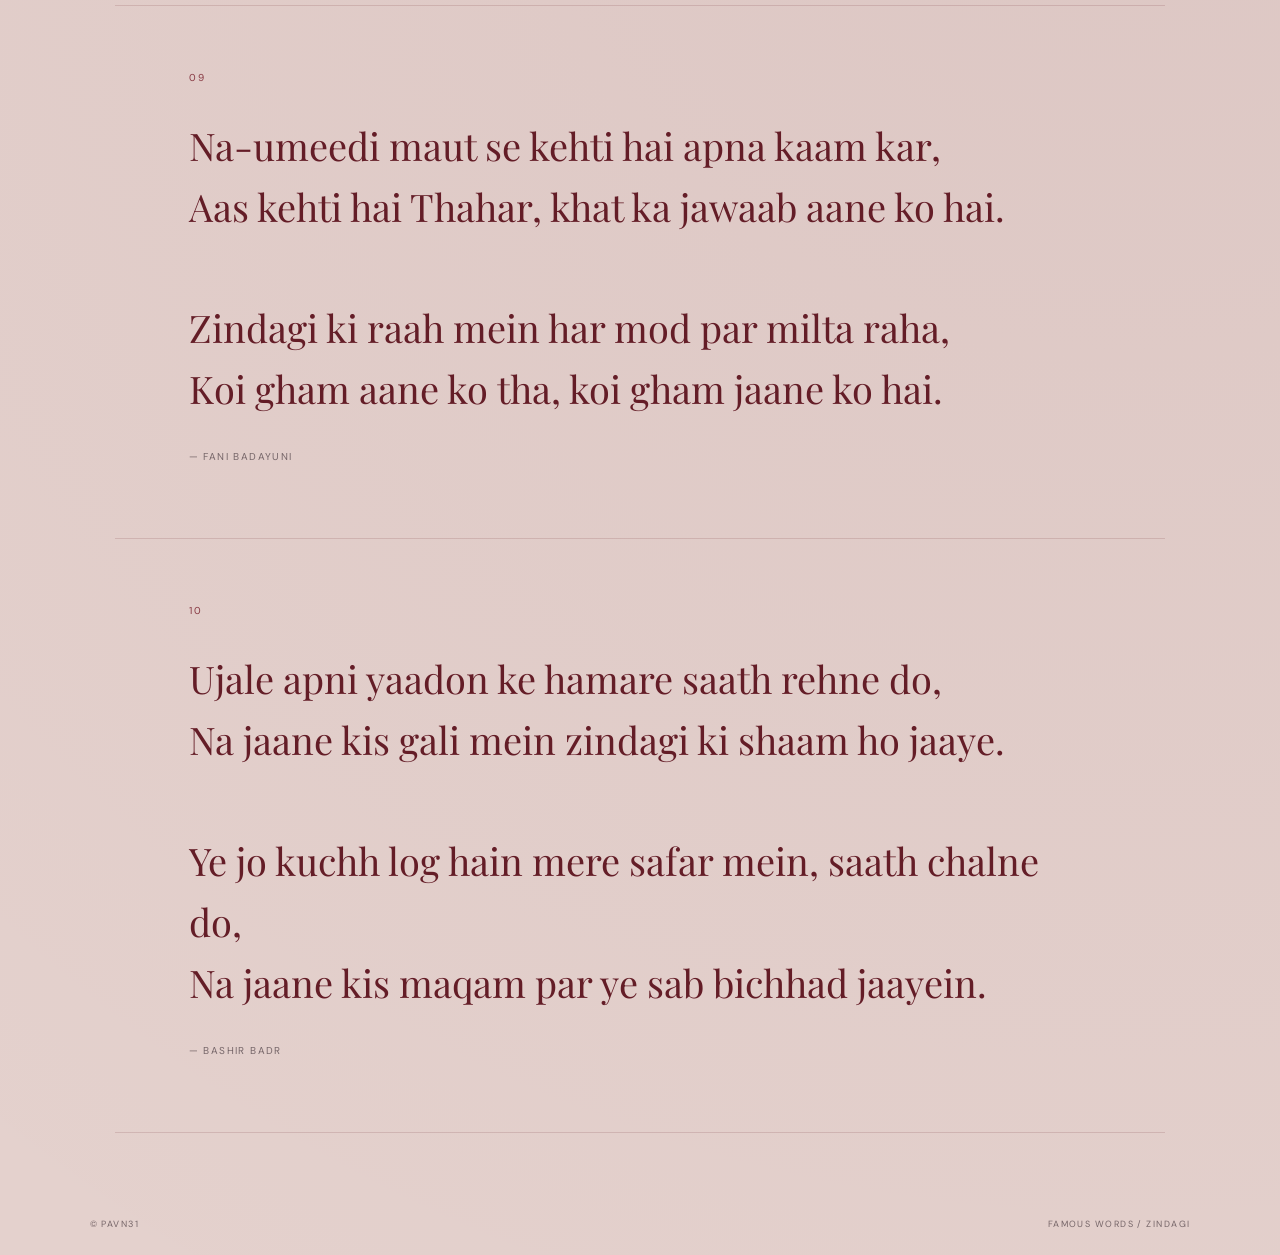
<file: famous/zindagi.html>
<!doctype html>

<html lang="en">
  <head>
    <meta charset="UTF-8" />
    <meta name="viewport" content="width=device-width, initial-scale=1.0" />

    <title>Zindagi — Famous Shayari</title>

    <link rel="stylesheet" href="../style.css" />

    <style>
      .famous-shayari-page {
        width: 100%;
        max-width: 1050px;
        margin: 0 auto;
      }

      .famous-shayari-header {
        padding-bottom: 90px;
      }

      .famous-shayari-header .back {
        display: inline-block;
        margin-bottom: 55px;
        color: var(--cherry);
        font-size: 11px;
        letter-spacing: 0.08em;
        text-decoration: none;
      }

      .famous-shayari-header h1 {
        color: var(--cherry);
        font-family: "Playfair Display", serif;
        font-size: clamp(75px, 13vw, 150px);
        font-weight: 400;
        line-height: 0.82;
        letter-spacing: -0.065em;
      }

      .famous-shayari-header h1 em {
        font-weight: 400;
      }

      .famous-shayari-intro {
        width: min(440px, 90%);
        margin-top: 38px;
        margin-left: 14%;
        color: var(--muted);
        font-family: "Playfair Display", serif;
        font-size: 20px;
        font-style: italic;
        line-height: 1.55;
      }

      .famous-shayari-list {
        display: flex;
        flex-direction: column;
      }

      .famous-shayari-block {
        padding: 65px 7% 75px;
        border-top: 1px solid var(--border);
      }

      .famous-shayari-block:last-child {
        border-bottom: 1px solid var(--border);
      }

      .famous-number {
        display: block;
        margin-bottom: 32px;
        color: var(--cherry-soft);
        font-size: 10px;
        letter-spacing: 0.22em;
      }

      .famous-text {
        max-width: 850px;
        color: var(--cherry);
        font-family: "Playfair Display", serif;
        font-size: clamp(23px, 3vw, 38px);
        font-weight: 400;
        line-height: 1.6;
      }

      .poet {
        display: block;
        margin-top: 30px;
        color: var(--muted);
        font-family: "DM Sans", sans-serif;
        font-size: 10px;
        letter-spacing: 0.14em;
        text-transform: uppercase;
      }

      @media (max-width: 700px) {
        .famous-shayari-header {
          padding-bottom: 60px;
        }

        .famous-shayari-header .back {
          margin-bottom: 40px;
        }

        .famous-shayari-intro {
          width: 90%;
          margin-left: 3%;
          font-size: 19px;
        }

        .famous-shayari-block {
          padding: 45px 5% 55px;
        }

        .famous-number {
          margin-bottom: 25px;
        }

        .famous-text {
          font-size: 23px;
          line-height: 1.65;
        }
      }
    </style>
  </head>

  <body>
    <main>
      <section class="famous-shayari-page">
        <header class="famous-shayari-header">
          <a href="../pages/famous-shayari.html" class="back">
            ← Famous Shayari
          </a>

          <p class="eyebrow">04 / ZINDAGI</p>

          <h1>
            Famous<br />
            <em>Zindagi.</em>
          </h1>

          <p class="famous-shayari-intro">
            Life, in all its beauty, chaos, silence and unfinished stories.
          </p>
        </header>

        <section class="famous-shayari-list">
          <!-- 01 / MIRZA GHALIB -->

          <article class="famous-shayari-block">
            <span class="famous-number">01</span>

            <p class="famous-text">
              Zindagi apni jab is shakl se guzri 'Ghalib',<br />
              Hum bhi kya yaad karenge ki khuda rakhte the.<br /><br />

              Aur to rakhne ko hum dahr mein kya rakhte the,<br />
              Faqat ek sher mein andaaz-e-rasa rakhte the.<br /><br />

              Us ka ye haal ki koi na ada-sanj mila,<br />
              Aap likhte the hum aur aap uTha rakhte the.
            </p>

            <span class="poet"> — Mirza Ghalib </span>
          </article>

          <!-- 02 / FANI BADAYUNI -->

          <article class="famous-shayari-block">
            <span class="famous-number">02</span>

            <p class="famous-text">
              Har nafas umr-e-guzishta ki hai mayyat 'Fani',<br />
              Zindagi naam hai mar mar ke jiye jaane ka.<br /><br />

              Aah ko chaahiye ek umr asar hone tak,<br />
              Kaun jeeta hai teri zulf ke sar hone tak.
            </p>

            <span class="poet"> — Fani Badayuni </span>
          </article>

          <!-- 03 / IMAM BAKHSH NASIKH -->

          <article class="famous-shayari-block">
            <span class="famous-number">03</span>

            <p class="famous-text">
              Jaan hum tujh pe diya karte hain,<br />
              Naam tera hi liya karte hain.<br /><br />

              Chaak karne ke liye ai naseh,<br />
              Hum gareban siya karte hain.<br /><br />

              Saghar-e-chashm se hum baada-parast,<br />
              Mai-e-didaar piya karte hain.<br /><br />

              Zindagi zinda-dili ka hai naam,<br />
              Murda-dil khaak jiya karte hain.
            </p>

            <span class="poet"> — Imam Bakhsh Nasikh </span>
          </article>

          <!-- 04 / MEER TAQI MEER -->

          <article class="famous-shayari-block">
            <span class="famous-number">04</span>

            <p class="famous-text">
              Misal-e-saya mohabbat mein jaal apna hoon,<br />
              Tumhare saath giraftaar-e-haal apna hoon.<br /><br />

              Meri numood ne mujh ko kiya barabar khaak,<br />
              Main naqsh-e-pa ki tarah paemal apna hoon.<br /><br />

              Hui hai zindagi dushwar, mushkil aasaan kar,<br />
              Phirun chalun to hoon par main wabaal apna hoon.
            </p>

            <span class="poet"> — Meer Taqi Meer </span>
          </article>

          <!-- 05 / BAHADUR SHAH ZAFAR -->

          <article class="famous-shayari-block">
            <span class="famous-number">05</span>

            <p class="famous-text">
              Lagta nahin hai dil mera ujDe dayaar mein,<br />
              Kis ki bani hai aalam-e-na-paaidaar mein.<br /><br />

              Keh do in hasraton se kahin aur ja basen,<br />
              Itni jagah kahan hai dil-e-daagh-daar mein.<br /><br />

              Umr-e-daraaz maang kar laaye the chaar din,<br />
              Do aarzu mein kaT gaye, do intezaar mein.
            </p>

            <span class="poet"> — Bahadur Shah Zafar </span>
          </article>

          <!-- 06 / FANI BADAYUNI -->

          <article class="famous-shayari-block">
            <span class="famous-number">06</span>

            <p class="famous-text">
              Ik muamma hai samajhne ka na samjhane ka,<br />
              Zindagi kaahe ko hai khwaab hai deewane ka.<br /><br />

              Zindagi kya hai anasir mein zuhoor-e-tarteeb,<br />
              Maut kya hai inhin ajza ka pareshan hona.<br /><br />

              Har taraf ek tamasha hai magar hum khud bhi,<br />
              Ek kirdaar hain is parde pe nazar aane ka.
            </p>

            <span class="poet"> — Fani Badayuni </span>
          </article>

          <!-- 07 / IMAM BAKHSH NASIKH -->

          <article class="famous-shayari-block">
            <span class="famous-number">07</span>

            <p class="famous-text">
              Zindagi zinda-dili ka hai naam,<br />
              Murda-dil khaak jiya karte hain.<br /><br />

              Sang-e-asvad bhi hai bhaari patthar,<br />
              Log jo choom liya karte hain.<br /><br />

              Kal na dega koi miTTi bhi unhein,<br />
              Aaj zar jo ki diya karte hain.
            </p>

            <span class="poet"> — Imam Bakhsh Nasikh </span>
          </article>

          <!-- 08 / MIRZA GHALIB -->

          <article class="famous-shayari-block">
            <span class="famous-number">08</span>

            <p class="famous-text">
              Bazicha-e-atfaal hai duniya mere aage,<br />
              Hota hai shab-o-roz tamasha mere aage.<br /><br />

              Ek khel hai aurang-e-sulaiman mere nazdeek,<br />
              Ek baat hai ijaaz-e-masihaa mere aage.<br /><br />

              Hota hai nihayat jo koi bhi mushkil,<br />
              Aasaan nazar aata hai duniya mere aage.
            </p>

            <span class="poet"> — Mirza Ghalib </span>
          </article>

          <!-- 09 / FANI BADAYUNI -->

          <article class="famous-shayari-block">
            <span class="famous-number">09</span>

            <p class="famous-text">
              Na-umeedi maut se kehti hai apna kaam kar,<br />
              Aas kehti hai Thahar, khat ka jawaab aane ko hai.<br /><br />

              Zindagi ki raah mein har mod par milta raha,<br />
              Koi gham aane ko tha, koi gham jaane ko hai.
            </p>

            <span class="poet"> — Fani Badayuni </span>
          </article>

          <!-- 10 / BASHIR BADR -->

          <article class="famous-shayari-block">
            <span class="famous-number">10</span>

            <p class="famous-text">
              Ujale apni yaadon ke hamare saath rehne do,<br />
              Na jaane kis gali mein zindagi ki shaam ho jaaye.<br /><br />

              Ye jo kuchh log hain mere safar mein, saath chalne do,<br />
              Na jaane kis maqam par ye sab bichhad jaayein.
            </p>

            <span class="poet"> — Bashir Badr </span>
          </article>
        </section>
      </section>
    </main>

    <footer>
      <span>© Pavn31</span>
      <span>famous words / zindagi</span>
    </footer>
  </body>
</html>
</file>
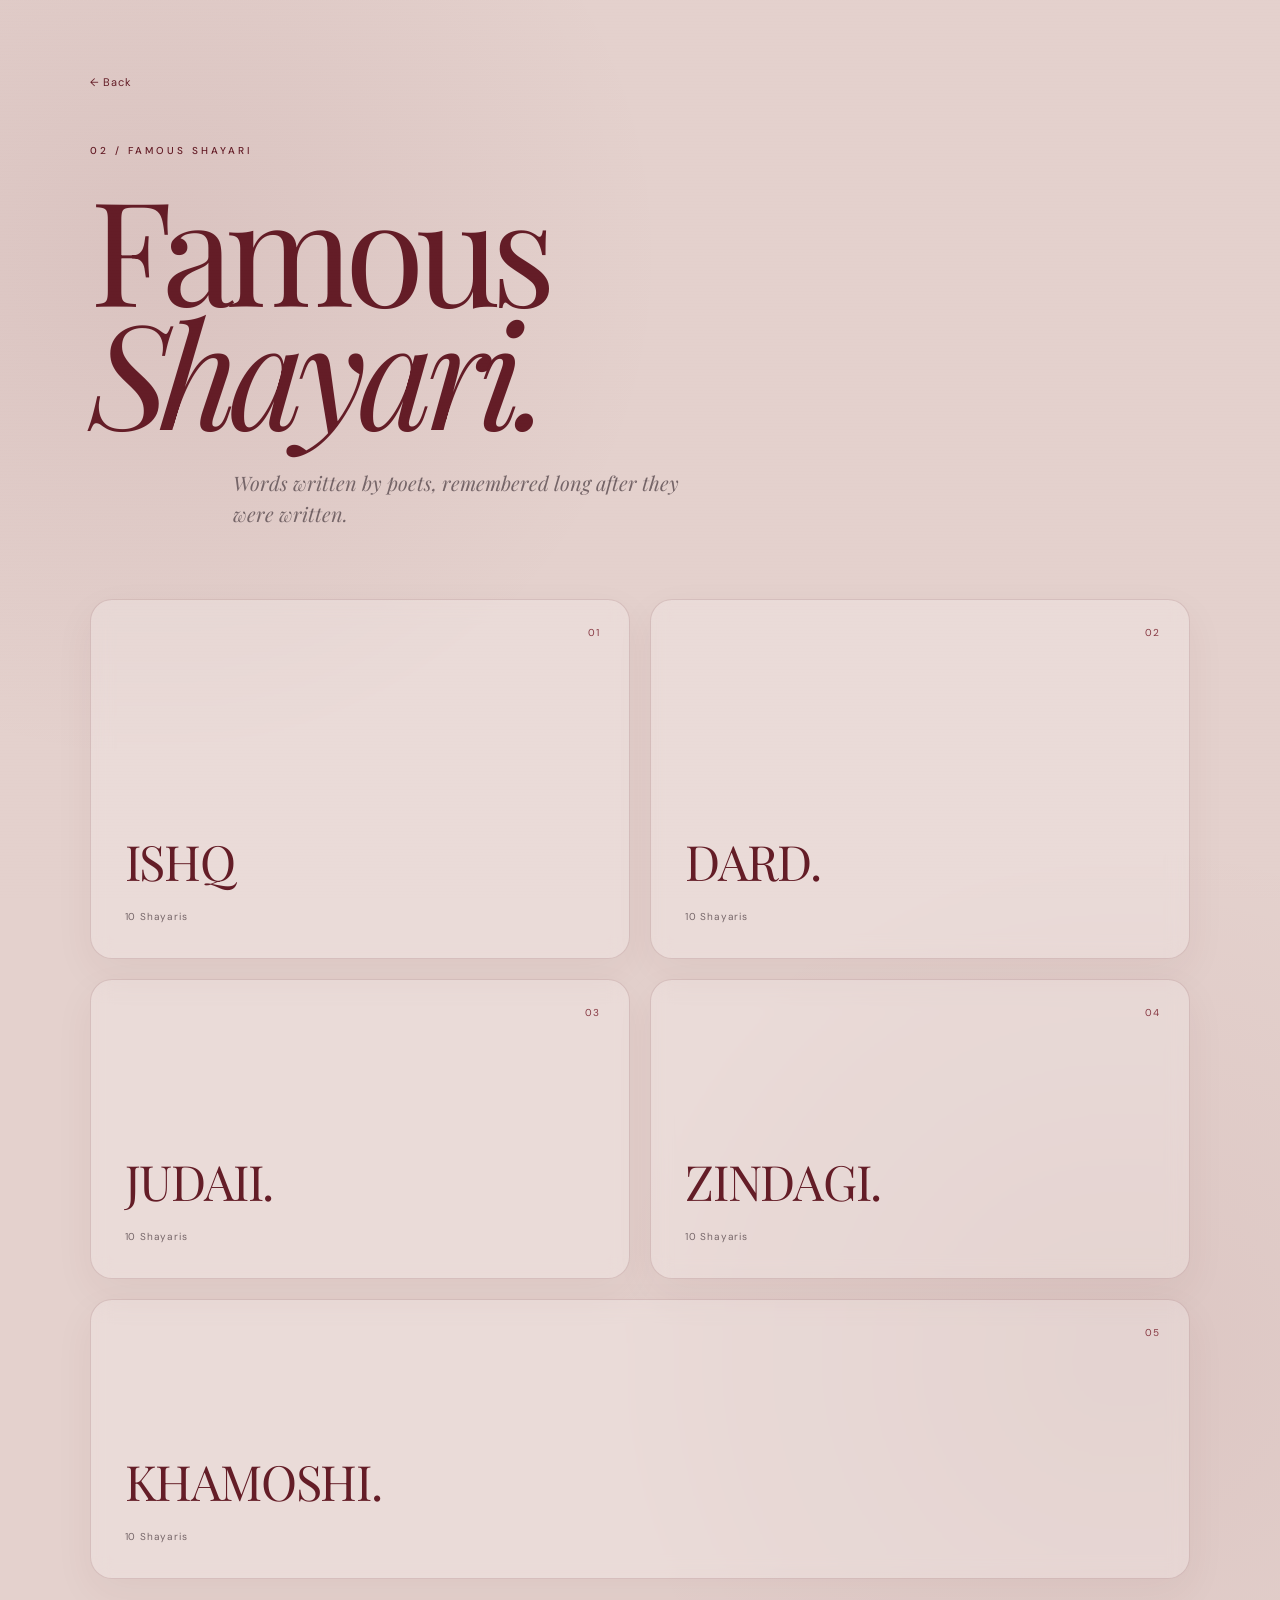
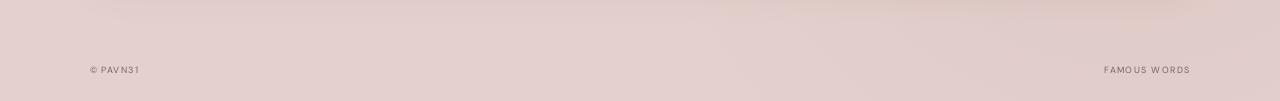
<file: pages/famous-shayari.html>
<!doctype html>
<html lang="en">
  <head>
    <meta charset="UTF-8" />
    <meta name="viewport" content="width=device-width, initial-scale=1.0" />

    <title>Famous Shayari — Pavn31</title>

    <link rel="stylesheet" href="../style.css" />
    <link rel="stylesheet" href="../collections.css" />
  </head>

  <body>
    <main>
      <section class="collections-page">
        <header class="collections-header">
          <a href="../index.html" class="back"> ← Back </a>

          <p class="eyebrow">02 / FAMOUS SHAYARI</p>

          <h1>
            Famous<br />
            <em>Shayari.</em>
          </h1>

          <p class="collection-intro">
            Words written by poets, remembered long after they were written.
          </p>
        </header>

        <section class="collection-grid">
          <!-- 01 / ISHQ -->

          <a
            href="../famous/ishq.html"
            class="collection-card collection-card-large"
          >
            <span class="collection-number">01</span>

            <div class="collection-content">
              <h2>ISHQ</h2>

              <span class="collection-count"> 10 Shayaris </span>
            </div>
          </a>

          <!-- 02 / DARD -->

          <a href="../famous/dard.html" class="collection-card">
            <span class="collection-number">02</span>

            <div class="collection-content">
              <h2>DARD.</h2>

              <span class="collection-count"> 10 Shayaris </span>
            </div>
          </a>

          <!-- 03 / JUDAAI -->

          <a href="../famous/judaai.html" class="collection-card">
            <span class="collection-number">03</span>

            <div class="collection-content">
              <h2>JUDAII.</h2>

              <span class="collection-count"> 10 Shayaris </span>
            </div>
          </a>

          <!-- 04 / ZINDAGI -->

          <a
            href="../famous/zindagi.html"
            class="collection-card collection-card-wide"
          >
            <span class="collection-number">04</span>

            <div class="collection-content">
              <h2>ZINDAGI.</h2>

              <span class="collection-count"> 10 Shayaris </span>
            </div>
          </a>

          <!-- 05 / KHAMOSHI -->

          <a href="../famous/khamoshi.html" class="collection-card">
            <span class="collection-number">05</span>

            <div class="collection-content">
              <h2>KHAMOSHI.</h2>

              <span class="collection-count"> 10 Shayaris </span>
            </div>
          </a>
        </section>
      </section>
    </main>

    <footer>
      <span>© Pavn31</span>
      <span>famous words</span>
    </footer>
  </body>
</html>
</file>
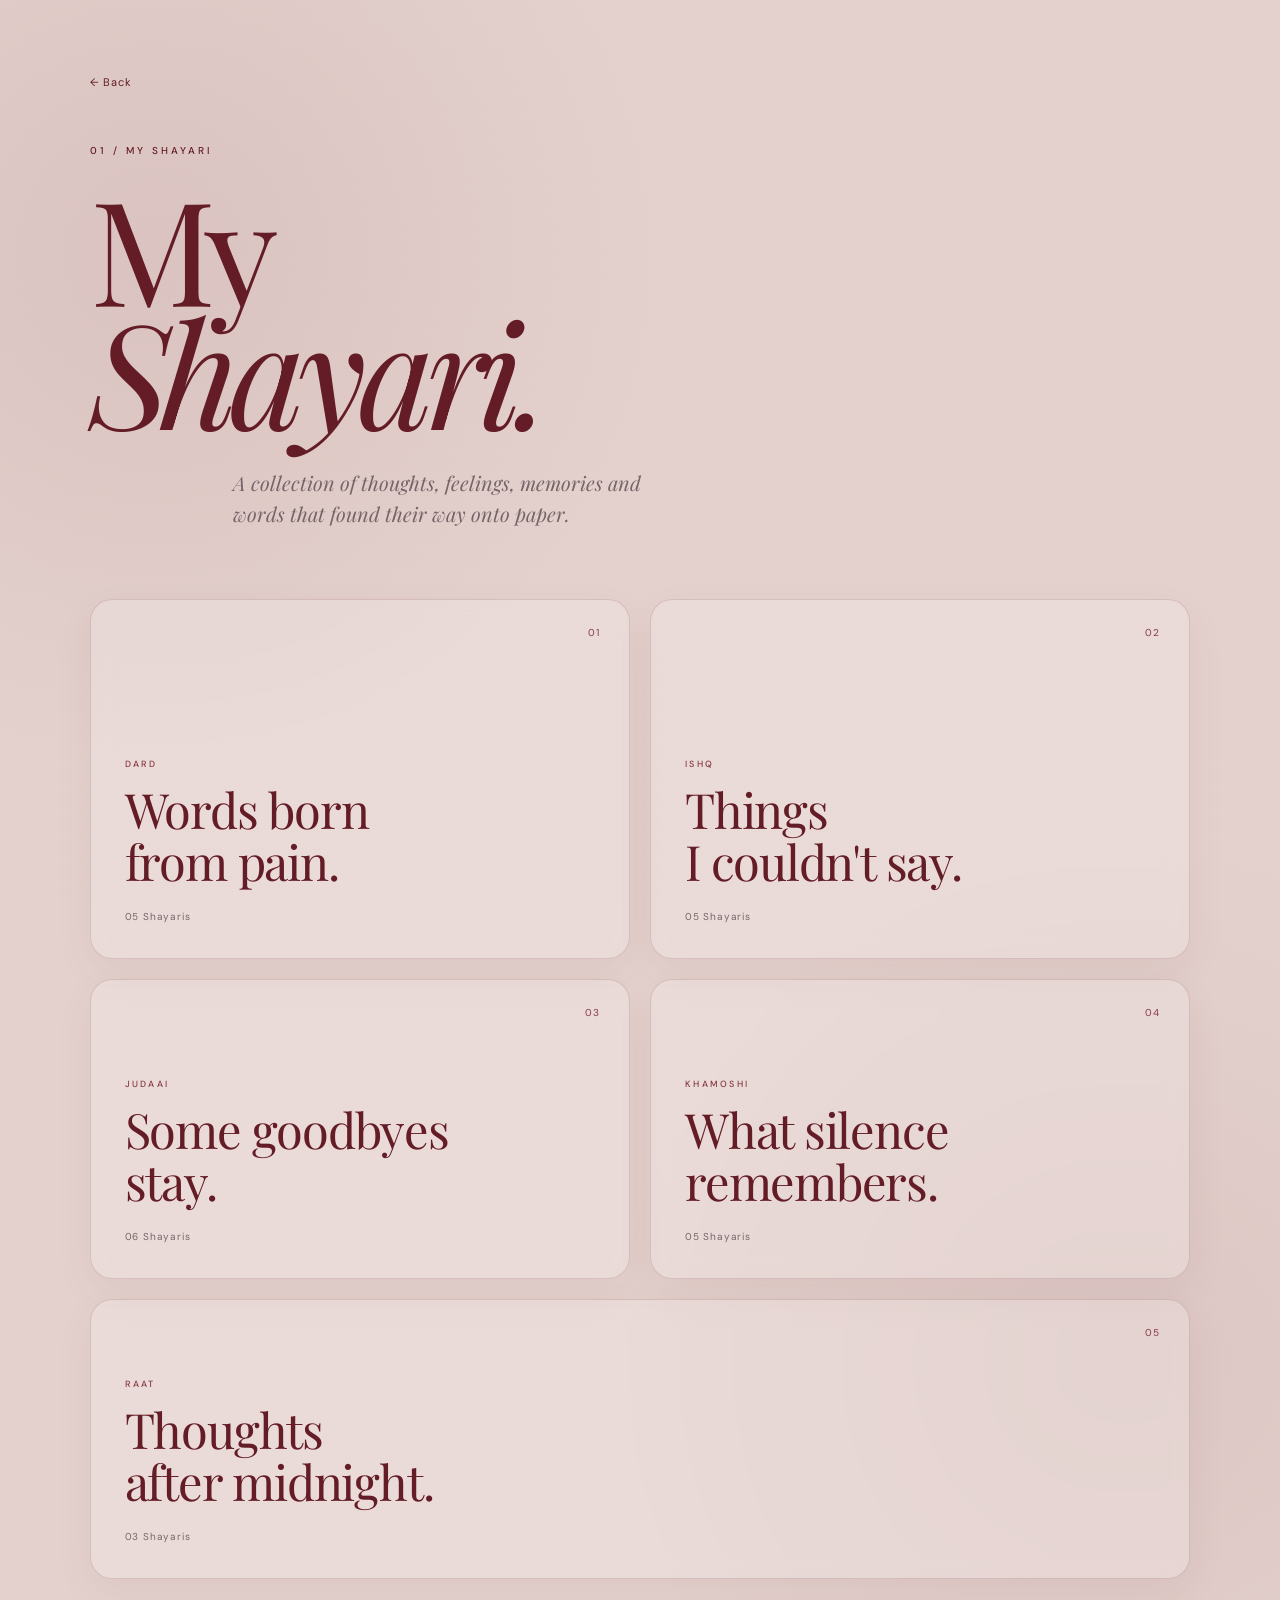
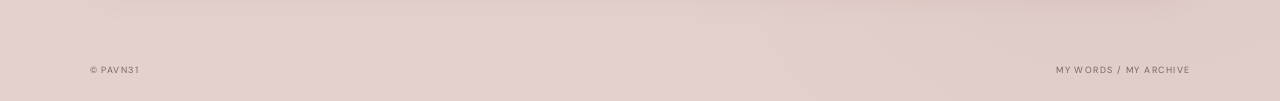
<file: pages/my-shayari.html>
<!doctype html>
<html lang="en">
  <head>
    <meta charset="UTF-8" />
    <meta name="viewport" content="width=device-width, initial-scale=1.0" />

    <title>My Shayari — Pavn31</title>

    <link rel="stylesheet" href="../style.css" />
    <link rel="stylesheet" href="../collections.css" />
  </head>

  <body>
    <main>
      <section class="collections-page">
        <header class="collections-header">
          <a href="../index.html" class="back"> ← Back </a>

          <p class="eyebrow">01 / MY SHAYARI</p>

          <h1>
            My<br />
            <em>Shayari.</em>
          </h1>

          <p class="collection-intro">
            A collection of thoughts, feelings, memories and words that found
            their way onto paper.
          </p>
        </header>

        <section class="collection-grid">
          <a
            href="../collections/dard.html"
            class="collection-card collection-card-large"
          >
            <span class="collection-number">01</span>

            <div class="collection-content">
              <p>DARD</p>

              <h2>Words born<br />from pain.</h2>

              <span class="collection-count">05 Shayaris</span>
            </div>
          </a>

          <a href="../collections/ishq.html" class="collection-card">
            <span class="collection-number">02</span>

            <div class="collection-content">
              <p>ISHQ</p>

              <h2>Things<br />I couldn't say.</h2>

              <span class="collection-count"> 05 Shayaris </span>
            </div>
          </a>

          <a href="../collections/judaai.html" class="collection-card">
            <span class="collection-number">03</span>

            <div class="collection-content">
              <p>JUDAAI</p>

              <h2>Some goodbyes<br />stay.</h2>

              <span class="collection-count">06 Shayaris</span>
            </div>
          </a>

          <a
            href="../collections/khamoshi.html"
            class="collection-card collection-card-wide"
          >
            <span class="collection-number">04</span>

            <div class="collection-content">
              <p>KHAMOSHI</p>

              <h2>What silence<br />remembers.</h2>

              <span class="collection-count"> 05 Shayaris </span>
            </div>
          </a>

          <a href="../collections/raat.html" class="collection-card">
            <span class="collection-number">05</span>

            <div class="collection-content">
              <p>RAAT</p>

              <h2>Thoughts<br />after midnight.</h2>

              <span class="collection-count"> 03 Shayaris </span>
            </div>
          </a>
        </section>
      </section>
    </main>

    <footer>
      <span>© Pavn31</span>
      <span>my words / my archive</span>
    </footer>
  </body>
</html>
</file>
<file: style.css>
@import url("https://fonts.googleapis.com/css2?family=DM+Sans:wght@400;500&family=Playfair+Display:ital,wght@0,400;0,500;1,400;1,500&display=swap");

:root {
  --rose: #e4d1cd;
  --rose-dark: #d4b9b5;

  --cherry: #641d27;
  --cherry-soft: #873842;

  --ink: #302426;
  --muted: #756568;

  --glass: rgba(255, 255, 255, 0.22);
  --border: rgba(100, 29, 39, 0.15);

  --content-width: 1400px;
  --page-padding: 7vw;
}

/* ─────────────────────────
   RESET
───────────────────────── */

* {
  margin: 0;
  padding: 0;
  box-sizing: border-box;
}

html {
  scroll-behavior: smooth;
  -webkit-text-size-adjust: 100%;
}

body {
  min-height: 100vh;

  background:
    radial-gradient(
      circle at 12% 15%,
      rgba(100, 29, 39, 0.08),
      transparent 28%
    ),
    radial-gradient(
      circle at 88% 80%,
      rgba(100, 29, 39, 0.06),
      transparent 30%
    ),
    var(--rose);

  color: var(--ink);
  font-family: "DM Sans", sans-serif;

  display: flex;
  flex-direction: column;

  overflow-x: hidden;

  -webkit-font-smoothing: antialiased;
  text-rendering: optimizeLegibility;
}

/* ─────────────────────────
   PAPER TEXTURE
───────────────────────── */

body::before {
  content: "";

  position: fixed;
  inset: 0;

  pointer-events: none;

  opacity: 0.03;

  background-image: repeating-linear-gradient(
    0deg,
    transparent,
    transparent 2px,
    rgba(100, 29, 39, 0.3) 3px
  );

  z-index: 20;
}

/* ─────────────────────────
   SELECTION
───────────────────────── */

::selection {
  background: rgba(100, 29, 39, 0.18);
  color: var(--cherry);
}

/* ─────────────────────────
   MAIN
───────────────────────── */

main {
  flex: 1;

  width: 100%;
  max-width: var(--content-width);

  margin: auto;

  padding: 70px var(--page-padding) 60px;

  display: flex;
  align-items: center;
}

/* ─────────────────────────
   HERO
───────────────────────── */

.hero {
  width: 100%;
  position: relative;
}

/* ─────────────────────────
   TOP LABEL
───────────────────────── */

.eyebrow {
  color: var(--cherry);

  font-size: 10px;
  font-weight: 500;

  letter-spacing: 0.3em;
  text-transform: uppercase;

  margin-bottom: 28px;
}

/* ─────────────────────────
   TITLE
───────────────────────── */

h1 {
  color: var(--cherry);

  font-family: "Playfair Display", serif;

  font-size: clamp(85px, 15vw, 180px);
  font-weight: 400;

  line-height: 0.82;

  letter-spacing: -0.075em;

  text-wrap: balance;
}

/* ─────────────────────────
   INTRO
───────────────────────── */

.intro {
  width: min(430px, 90%);

  margin-top: 45px;
  margin-left: 13%;

  color: var(--muted);

  font-family: "Playfair Display", serif;

  font-size: clamp(21px, 3vw, 30px);
  font-style: italic;

  line-height: 1.45;

  text-wrap: pretty;
}

/* ─────────────────────────
   CHOICES
───────────────────────── */

.choices {
  width: min(850px, 100%);

  margin: 80px auto 0;

  display: grid;

  grid-template-columns: repeat(2, 1fr);

  gap: 22px;

  align-items: stretch;
}

/* ─────────────────────────
   GLASS CARDS
───────────────────────── */

.choice {
  position: relative;

  height: 220px;

  padding: 32px;

  border: 1px solid var(--border);
  border-radius: 26px;

  background: var(--glass);

  backdrop-filter: blur(12px);
  -webkit-backdrop-filter: blur(12px);

  color: var(--ink);

  text-decoration: none;

  display: flex;
  flex-direction: column;
  justify-content: flex-end;

  box-shadow: 0 18px 50px rgba(100, 29, 39, 0.07);

  outline: none;
}

/* ─────────────────────────
   CARD NUMBER
───────────────────────── */

.choice span {
  position: absolute;

  top: 26px;
  right: 30px;

  color: var(--cherry-soft);

  font-size: 10px;

  letter-spacing: 0.12em;
}

/* ─────────────────────────
   CARD TITLE
───────────────────────── */

.choice strong {
  color: var(--cherry);

  font-family: "Playfair Display", serif;

  font-size: clamp(28px, 4vw, 40px);

  font-weight: 400;

  line-height: 1.1;
}

/* ─────────────────────────
   CARD DESCRIPTION
───────────────────────── */

.choice small {
  margin-top: 10px;

  color: var(--muted);

  font-size: 11px;

  letter-spacing: 0.04em;
}

/* ─────────────────────────
   KEYBOARD FOCUS
───────────────────────── */

.choice:focus-visible,
.back:focus-visible {
  outline: 1px solid var(--cherry);
  outline-offset: 6px;
}

/* ─────────────────────────
   DECORATIVE LINE
───────────────────────── */

.hero::after {
  content: "";

  position: absolute;

  top: 3px;
  right: 3%;

  width: 80px;
  height: 1px;

  background: var(--cherry);

  opacity: 0.35;
}

/* ─────────────────────────
   FOOTER
───────────────────────── */

footer {
  width: 100%;

  padding: 25px var(--page-padding);

  display: flex;
  justify-content: space-between;
  align-items: center;

  color: var(--muted);

  font-size: 9px;

  letter-spacing: 0.16em;

  text-transform: uppercase;
}

/* ─────────────────────────
   TABLET
───────────────────────── */

@media (max-width: 900px) {
  main {
    padding: 60px 5vw 50px;
  }

  .intro {
    margin-left: 8%;
  }

  .choices {
    width: min(760px, 100%);
  }
}

/* ─────────────────────────
   MOBILE
───────────────────────── */

@media (max-width: 700px) {
  main {
    padding: 50px 20px 45px;
  }

  .eyebrow {
    letter-spacing: 0.24em;
  }

  h1 {
    font-size: clamp(75px, 23vw, 125px);
    letter-spacing: -0.07em;
  }

  .intro {
    width: 90%;

    margin-left: 4%;
    margin-top: 35px;

    font-size: 21px;
    line-height: 1.5;
  }

  .choices {
    grid-template-columns: 1fr;

    margin-top: 55px;

    gap: 15px;
  }

  .choice {
    height: 180px;
    padding: 30px;
  }

  .choice span {
    top: 23px;
    right: 25px;
  }

  footer {
    padding: 20px;

    font-size: 8px;

    line-height: 1.5;
  }
}

/* ─────────────────────────
   SMALL PHONES
───────────────────────── */

@media (max-width: 400px) {
  main {
    padding-left: 17px;
    padding-right: 17px;
  }

  .choice {
    height: 175px;
    padding: 26px;
  }

  .choice strong {
    font-size: 28px;
  }

  footer {
    gap: 20px;
  }
}

/* ─────────────────────────
   REDUCED MOTION
───────────────────────── */

@media (prefers-reduced-motion: reduce) {
  html {
    scroll-behavior: auto;
  }
}
</file>
<file: collections.css>
/* ─────────────────────────
   COLLECTIONS PAGE
───────────────────────── */

.collections-page {
  width: 100%;
  max-width: 1180px;
  margin: 0 auto;
}

/* ─────────────────────────
   HEADER
───────────────────────── */

.collections-header {
  padding-bottom: 70px;
}

.back {
  display: inline-block;

  margin-bottom: 55px;

  color: var(--cherry);

  font-size: 11px;
  letter-spacing: 0.08em;

  text-decoration: none;

  outline: none;
}

.back:focus-visible {
  outline: 1px solid var(--cherry);
  outline-offset: 6px;
}

.collections-header h1 {
  color: var(--cherry);

  font-family: "Playfair Display", serif;

  font-size: clamp(70px, 12vw, 145px);
  font-weight: 400;

  line-height: 0.85;

  letter-spacing: -0.06em;

  text-wrap: balance;
}

.collections-header h1 em {
  font-weight: 400;
}

.collection-intro {
  width: min(450px, 90%);

  margin-top: 35px;
  margin-left: 13%;

  color: var(--muted);

  font-family: "Playfair Display", serif;

  font-size: 20px;
  font-style: italic;

  line-height: 1.55;

  text-wrap: pretty;
}

/* ─────────────────────────
   COLLECTION GRID
───────────────────────── */

.collection-grid {
  display: grid;

  grid-template-columns: repeat(2, minmax(0, 1fr));

  gap: 20px;
}

/* ─────────────────────────
   CARDS
───────────────────────── */

.collection-card {
  position: relative;

  min-height: 330px;

  padding: 34px;

  border: 1px solid var(--border);
  border-radius: 22px;

  background: var(--glass);

  backdrop-filter: blur(10px);
  -webkit-backdrop-filter: blur(10px);

  color: var(--ink);

  text-decoration: none;

  display: flex;
  flex-direction: column;
  justify-content: flex-end;

  box-shadow: 0 14px 40px rgba(100, 29, 39, 0.055);

  outline: none;
}

.collection-card:focus-visible {
  outline: 1px solid var(--cherry);
  outline-offset: 6px;
}

/* ─────────────────────────
   CARD SIZES
───────────────────────── */

.collection-card:nth-child(1),
.collection-card:nth-child(2) {
  min-height: 360px;
}

.collection-card:nth-child(3),
.collection-card:nth-child(4) {
  min-height: 300px;
}

.collection-card:nth-child(5) {
  grid-column: span 2;

  min-height: 280px;
}

/* ─────────────────────────
   CARD NUMBER
───────────────────────── */

.collection-number {
  position: absolute;

  top: 26px;
  right: 29px;

  color: var(--cherry-soft);

  font-size: 10px;

  letter-spacing: 0.12em;
}

/* ─────────────────────────
   CARD CONTENT
───────────────────────── */

.collection-content {
  position: relative;
  z-index: 1;
}

.collection-content p {
  margin-bottom: 13px;

  color: var(--cherry-soft);

  font-size: 9px;
  font-weight: 500;

  letter-spacing: 0.25em;

  line-height: 1.4;
}

.collection-content h2 {
  max-width: 620px;

  color: var(--cherry);

  font-family: "Playfair Display", serif;

  font-size: clamp(32px, 3.8vw, 50px);
  font-weight: 400;

  line-height: 1.06;

  letter-spacing: -0.025em;

  text-wrap: balance;
}

.collection-count {
  display: block;

  margin-top: 23px;

  color: var(--muted);

  font-size: 10px;

  letter-spacing: 0.08em;

  line-height: 1.4;
}

/* ─────────────────────────
   TABLET
───────────────────────── */

@media (max-width: 800px) {
  .collections-page {
    width: 100%;
  }

  .collection-grid {
    gap: 16px;
  }

  .collection-card,
  .collection-card:nth-child(1),
  .collection-card:nth-child(2),
  .collection-card:nth-child(3),
  .collection-card:nth-child(4) {
    min-height: 300px;
  }

  .collection-card:nth-child(5) {
    min-height: 270px;
  }
}

/* ─────────────────────────
   MOBILE
───────────────────────── */

@media (max-width: 600px) {
  .collections-header {
    padding-bottom: 50px;
  }

  .back {
    margin-bottom: 40px;
  }

  .collection-intro {
    width: 90%;

    margin-left: 3%;
    margin-top: 30px;

    font-size: 19px;

    line-height: 1.55;
  }

  .collection-grid {
    grid-template-columns: 1fr;

    gap: 14px;
  }

  .collection-card,
  .collection-card:nth-child(1),
  .collection-card:nth-child(2),
  .collection-card:nth-child(3),
  .collection-card:nth-child(4),
  .collection-card:nth-child(5) {
    grid-column: auto;

    min-height: 270px;
  }

  .collection-card:nth-child(1) {
    min-height: 320px;
  }

  .collection-card {
    padding: 30px;
  }

  .collection-number {
    top: 23px;
    right: 25px;
  }

  .collection-content h2 {
    font-size: 34px;
  }

  .collection-count {
    margin-top: 20px;
  }
}

/* ─────────────────────────
   SMALL PHONES
───────────────────────── */

@media (max-width: 400px) {
  .collection-card {
    min-height: 255px;
    padding: 27px;
  }

  .collection-card:nth-child(1) {
    min-height: 300px;
  }

  .collection-content h2 {
    font-size: 30px;
  }

  .collection-number {
    top: 21px;
    right: 22px;
  }
}

/* ─────────────────────────
   REDUCED MOTION
───────────────────────── */

@media (prefers-reduced-motion: reduce) {
  .collection-card {
    scroll-behavior: auto;
  }
}
</file>
